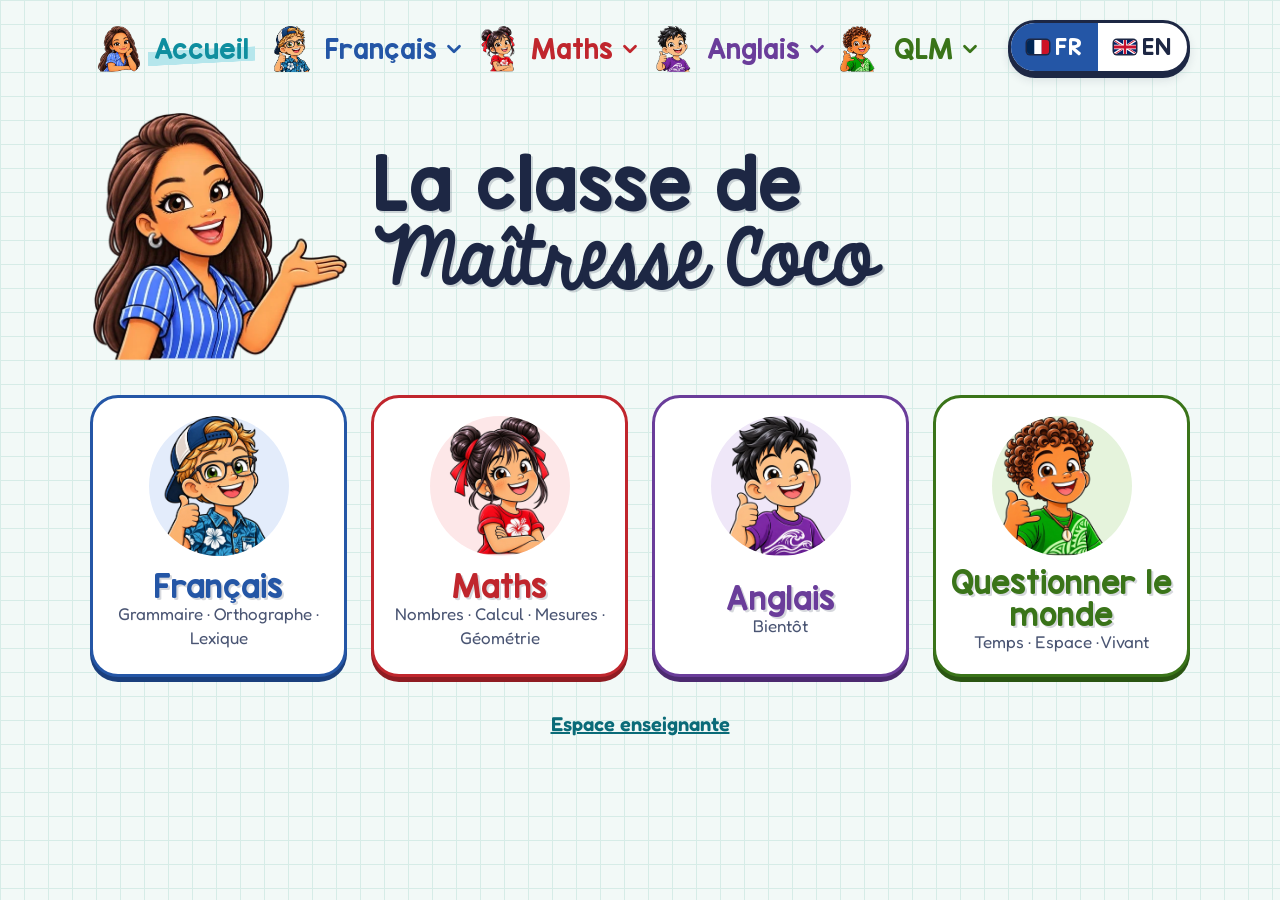
<file: index.html>
<!doctype html>
<html lang="fr">
<head>
<meta charset="utf-8">
<meta name="viewport" content="width=device-width, initial-scale=1, viewport-fit=cover">
<meta name="robots" content="noindex, nofollow">
<title>La classe de Maîtresse Coco</title>
<link rel="stylesheet" href="css/coco.css?v=202611210541">
<link rel="stylesheet" href="css/site.css?v=202611210541">
</head>
<body class="coco-page">
<main id="app" class="site" aria-live="polite"></main>
<script src="js/contenu.js?v=202611210541"></script>
<script src="js/problemes.js?v=202611210541"></script>
<script src="js/banque.js?v=202611210541"></script>
<script src="js/mots.js?v=202611210541"></script>
<script src="js/heure.js?v=202611210541"></script>
<script src="js/donnees.js?v=202611210541"></script>
<script src="js/formation.js?v=202611210541"></script>
<script src="js/solides.js?v=202611210541"></script>
<script src="js/app.js?v=202611210541"></script>
</body>
</html>
</file>
<file: css/coco.css>
@import url("https://fonts.googleapis.com/css2?family=Andika:wght@400;700&family=Chewy&family=Fredoka:wght@400;500;600;700&display=swap");
@font-face { font-family: "KGRed Hands"; src: url("../fonts/KGRedHands.ttf") format("truetype"); font-display: swap; }
@font-face { font-family: "KG Always A Good Time"; src: url("../fonts/KGAlwaysAGoodTime.ttf") format("truetype"); font-display: swap; }
/* Classe Coco — jetons de la charte graphique (tokens.json) */
:root {
  color-scheme: light;
  --papier: #f2f9f7;
  --papier-grille: #d6ece7;
  --carte: #ffffff;
  --encre: #1d2744;
  --encre-douce: #4a5573;
  --trait: #73849c;
  --turquoise-blue: #0f8e9f;
  --lagon: var(--turquoise-blue);
  --lagon-texte: #0a6b78;
  --lagon-fonce: #095c67;
  --lagon-clair: #d5f1f4;
  --lagon-surligneur: #b5e6ec;
  --francais-surligneur: #c3d4f2;
  --maths-surligneur: #f6c4c6;
  --anglais-surligneur: #dccbef;
  --qlm-surligneur: #cfe8bf;
  --sur-couleur: #ffffff;
  --francais: #2456a6;
  --francais-fonce: #1a3f7d;
  --francais-clair: #e3ecfb;
  --anglais: #6a3d9a;
  --anglais-fonce: #4c2a70;
  --anglais-clair: #efe7f8;
  --maths: #c0262d;
  --maths-fonce: #8f1c22;
  --maths-clair: #fde7e8;
  --qlm: #3a7419;
  --qlm-fonce: #2a5512;
  --qlm-clair: #e5f3dc;
  --reussite: #0f6b63;
  --reussite-clair: #d9f2ee;
  --soutien: #f6c343;
  --soutien-fonce: #8a5a00;
  --soutien-clair: #fff3cd;
  --gram-verbe: #d62828;
  --gram-terminaison: var(--gram-verbe);
  --gram-determinant: #1a72c2;
  --gram-nom: #c93a80;
  --gram-adjectif: #2b8035;
  --gram-pronom: #7438a0;
  --gram-sujet: #6b7486;
  --gram-auxiliaire-etre: #ffe94d;
  --focus: var(--encre);
  --espace-1: 4px;
  --espace-2: 8px;
  --espace-3: 12px;
  --espace-4: 16px;
  --espace-6: 24px;
  --espace-8: 32px;
  --espace-12: 48px;
  --arrondi-petit: 10px;
  --arrondi: 18px;
  --arrondi-grand: 28px;
  --arrondi-pilule: 999px;
  --ombre-carte: 0 4px 0 rgba(29, 39, 68, 0.10);
  --ombre-flottante: 0 12px 28px rgba(29, 39, 68, 0.18);
  --ombre-titre: 2px 2px 0 rgba(29, 39, 68, 0.18);
  --cible-min: 48px;
  --cible: 56px;
  --cible-grande: 72px;
  --bord: 3px;
  --socle: 5px;
  --font-titre: "KGRed Hands", "Chewy", "Comic Sans MS", cursive;
  --font-texte: "Fredoka", "Trebuchet MS", system-ui, sans-serif;
  --font-lecture: "Andika", "Fredoka", system-ui, sans-serif;
}

/* ---------- page : le cahier quadrillé ---------- */
body { margin: 0; font-family: var(--font-texte, "Fredoka", "Trebuchet MS", system-ui, sans-serif); color: var(--encre, #1d2744); background: var(--papier, #f2f9f7); font-size: 20px; line-height: 1.5; }
.coco-page {
  background-color: var(--papier, #f2f9f7);
  background-image: linear-gradient(var(--papier-grille, #d6ece7) 1px, transparent 1px), linear-gradient(90deg, var(--papier-grille, #d6ece7) 1px, transparent 1px);
  background-size: 24px 24px;
  color: var(--encre, #1d2744);
}
.coco-pad { padding: var(--espace-6, 24px); }
.coco-row { display: flex; flex-wrap: wrap; gap: var(--espace-4, 16px); align-items: center; }
.coco-titre { text-shadow: var(--ombre-titre, 2px 2px 0 rgba(29, 39, 68, 0.18)); font-family: var(--font-titre, "KGRed Hands", "Chewy", "Comic Sans MS", cursive); font-weight: 400; margin: 0; text-wrap: balance; }
:where(button, a, [tabindex]):focus-visible { outline: 3px solid var(--focus, #1d2744); outline-offset: 3px; }

/* ---------- boutons : un socle 3D = « je peux appuyer » ---------- */
.coco-btn {
  --c: var(--lagon, #0f8e9f); --c-fonce: var(--lagon-fonce, #095c67); --c-texte: var(--sur-couleur, #ffffff);
  font: 600 20px/24px var(--font-texte, "Fredoka", "Trebuchet MS", system-ui, sans-serif); min-height: var(--cible, 56px); padding: 0 var(--espace-6, 24px);
  display: inline-flex; align-items: center; justify-content: center; gap: var(--espace-2, 8px);
  border: var(--bord, 3px) solid var(--c-fonce); border-radius: var(--arrondi, 18px);
  background: var(--c); color: var(--c-texte);
  box-shadow: 0 var(--socle, 5px) 0 var(--c-fonce); margin-bottom: var(--socle, 5px);
  cursor: pointer; transition: transform .12s ease, box-shadow .12s ease;
}
.coco-btn:active, .coco-btn.is-appui { transform: translateY(var(--socle, 5px)); box-shadow: 0 0 0 var(--c-fonce); }
.coco-btn img { width: 28px; height: 28px; }
.coco-btn--grand { min-height: var(--cible-grande, 72px); font-size: 24px; padding: 0 var(--espace-8, 32px); }
.coco-btn--secondaire { --c: var(--carte, #ffffff); --c-fonce: var(--lagon, #0f8e9f); --c-texte: var(--lagon-fonce, #095c67); }
.coco-btn--soutien { --c: var(--soutien, #f6c343); --c-fonce: var(--soutien-fonce, #8a5a00); --c-texte: var(--encre, #1d2744); }
.coco-btn--icone { width: var(--cible, 56px); padding: 0; }
.coco-btn[disabled] { --c: var(--carte, #ffffff); --c-fonce: var(--trait, #73849c); --c-texte: var(--encre-douce, #4a5573); cursor: not-allowed; box-shadow: none; transform: none; }

/* ---------- cartes d'activité ---------- */
.coco-carte {
  text-decoration: none; --c: var(--lagon, #0f8e9f); --c-fonce: var(--lagon-fonce, #095c67); --c-clair: var(--lagon-clair, #d5f1f4);
  display: grid; grid-template-columns: auto 1fr; gap: var(--espace-4, 16px); align-items: center;
  text-align: left; font: inherit; color: var(--encre, #1d2744);
  background: var(--carte, #ffffff); border: var(--bord, 3px) solid var(--c); border-radius: var(--arrondi, 18px);
  padding: var(--espace-6, 24px); box-shadow: 0 var(--socle, 5px) 0 var(--c-fonce); cursor: pointer;
}
.coco-carte .coco-carte-vignette { width: 88px; height: 88px; border-radius: 50%; background: var(--c-clair); display: grid; place-items: center; overflow: hidden; }
.coco-carte .coco-carte-vignette img { width: 100%; height: 100%; object-fit: contain; }
.coco-carte .coco-carte-etape { font: 500 16px/22px var(--font-texte, "Fredoka", "Trebuchet MS", system-ui, sans-serif); color: var(--encre-douce, #4a5573); }
.coco-carte h3 { font: 400 26px/30px var(--font-titre, "KGRed Hands", "Chewy", "Comic Sans MS", cursive); color: var(--c); margin: 2px 0 4px; }
.coco-carte p { margin: 0; font-size: 18px; line-height: 26px; color: var(--encre-douce, #4a5573); }
.coco-carte--francais { --c: var(--francais, #2456a6); --c-fonce: var(--francais-fonce, #1a3f7d); --c-clair: var(--francais-clair, #e3ecfb); }
.coco-carte--anglais { --c: var(--anglais, #6a3d9a); --c-fonce: var(--anglais-fonce, #4c2a70); --c-clair: var(--anglais-clair, #efe7f8); }
.coco-carte--maths { --c: var(--maths, #c0262d); --c-fonce: var(--maths-fonce, #8f1c22); --c-clair: var(--maths-clair, #fde7e8); }
.coco-carte--qlm { --c: var(--qlm, #3a7419); --c-fonce: var(--qlm-fonce, #2a5512); --c-clair: var(--qlm-clair, #e5f3dc); }
.coco-carte.is-fait .coco-carte-etape::after { content: " · fait ✓"; color: var(--reussite, #0f6b63); font-weight: 600; }

/* ---------- bulle de consigne ---------- */
.coco-bulle { display: flex; align-items: flex-end; gap: var(--espace-3, 12px); }
.coco-bulle-perso { width: 112px; flex: none; }
.coco-bulle-perso img { width: 100%; height: auto; display: block; }
.coco-bulle-texte {
  position: relative; flex: 1; min-width: 0; background: var(--carte, #ffffff); border: var(--bord, 3px) solid var(--lagon, #0f8e9f);
  border-radius: var(--arrondi, 18px); padding: var(--espace-4, 16px) var(--espace-6, 24px); display: flex; gap: var(--espace-4, 16px); align-items: center;
}
.coco-bulle-texte::before { content: ""; position: absolute; left: -14px; bottom: 22px; width: 22px; height: 22px; background: var(--carte, #ffffff); border-left: var(--bord, 3px) solid var(--lagon, #0f8e9f); border-bottom: var(--bord, 3px) solid var(--lagon, #0f8e9f); transform: rotate(45deg); }
.coco-bulle-texte b { font-weight: 700; }
.coco-bulle-texte p { margin: 0; flex: 1; font: 400 22px/30px var(--font-texte, "Fredoka", "Trebuchet MS", system-ui, sans-serif); }
.coco-ecouter { flex: none; width: var(--cible, 56px); height: var(--cible, 56px); border-radius: 50%; border: var(--bord, 3px) solid var(--lagon, #0f8e9f); background: var(--lagon-clair, #d5f1f4); display: grid; place-items: center; cursor: pointer; padding: 0; }
.coco-ecouter img { width: 30px; height: 30px; }

/* ---------- retours ---------- */
.coco-retour { display: flex; gap: var(--espace-4, 16px); align-items: center; border-radius: var(--arrondi-grand, 28px); border: var(--bord, 3px) solid; padding: var(--espace-4, 16px) var(--espace-6, 24px); box-shadow: var(--ombre-flottante, 0 12px 28px rgba(29, 39, 68, 0.18)); }
.coco-retour img.coco-retour-perso { width: 96px; height: auto; flex: none; }
.coco-retour h4 { margin: 0 0 4px; font: 400 28px/32px var(--font-titre, "KGRed Hands", "Chewy", "Comic Sans MS", cursive); display: flex; align-items: center; gap: var(--espace-2, 8px); }
.coco-retour p { margin: 0; font-size: 20px; line-height: 28px; }
.coco-retour .coco-retour-actions { margin-left: auto; display: flex; gap: var(--espace-3, 12px); flex-wrap: wrap; }
.coco-retour--bravo { background: var(--reussite-clair, #d9f2ee); border-color: var(--reussite, #0f6b63); }
.coco-retour--bravo h4 { color: var(--reussite, #0f6b63); }
.coco-retour--revoir { background: var(--soutien-clair, #fff3cd); border-color: var(--soutien-fonce, #8a5a00); }
.coco-retour--revoir h4 { color: var(--soutien-fonce, #8a5a00); }
.coco-retour--astuce { background: var(--soutien-clair, #fff3cd); border-color: var(--soutien, #f6c343); box-shadow: none; }
.coco-retour--astuce h4 { color: var(--encre, #1d2744); font-family: var(--font-texte, "Fredoka", "Trebuchet MS", system-ui, sans-serif); font-weight: 600; font-size: 20px; }
.coco-pastille-icone { width: 36px; height: 36px; border-radius: 50%; display: inline-grid; place-items: center; color: var(--sur-couleur, #ffffff); font: 700 22px/1 var(--font-texte, "Fredoka", "Trebuchet MS", system-ui, sans-serif); }
.coco-retour--bravo .coco-pastille-icone { background: var(--reussite, #0f6b63); }
.coco-retour--revoir .coco-pastille-icone { background: var(--soutien, #f6c343); color: var(--encre, #1d2744); }

/* ---------- langue ---------- */
.coco-langue { display: inline-flex; border: var(--bord, 3px) solid var(--encre, #1d2744); border-radius: var(--arrondi-pilule, 999px); overflow: hidden; background: var(--carte, #ffffff); }
.coco-langue button { font: 700 18px/1 var(--font-texte, "Fredoka", "Trebuchet MS", system-ui, sans-serif); min-height: var(--cible-min, 48px); min-width: 72px; border: 0; background: transparent; color: var(--encre, #1d2744); display: inline-flex; align-items: center; justify-content: center; gap: 6px; cursor: pointer; padding: 0 var(--espace-4, 16px); }
.coco-langue button .coco-drapeau { width: 22px; height: 14px; border-radius: 3px; display: inline-block; box-shadow: 0 0 0 1.5px var(--encre, #1d2744); }
.coco-langue button[aria-pressed="true"][data-langue="fr"] { background: var(--francais, #2456a6); color: var(--sur-couleur, #ffffff); }
.coco-langue button[aria-pressed="true"][data-langue="en"] { background: var(--anglais, #6a3d9a); color: var(--sur-couleur, #ffffff); }
.coco-drapeau--fr { background: url("data:image/svg+xml,%3Csvg xmlns=%22http://www.w3.org/2000/svg%22 viewBox=%220 0 3 2%22 preserveAspectRatio=%22none%22%3E%3Cpath fill=%22%23002654%22 d=%22M0 0h1v2H0z%22/%3E%3Cpath fill=%22%23fff%22 d=%22M1 0h1v2H1z%22/%3E%3Cpath fill=%22%23CE1126%22 d=%22M2 0h1v2H2z%22/%3E%3C/svg%3E") center / 100% 100% no-repeat; }
.coco-drapeau--en { background: url("data:image/svg+xml,%3Csvg xmlns=%22http://www.w3.org/2000/svg%22 viewBox=%220 0 60 30%22 preserveAspectRatio=%22none%22%3E%3CclipPath id=%22t%22%3E%3Cpath d=%22M30,15h30v15zv15h-30zh-30v-15zv-15h30z%22/%3E%3C/clipPath%3E%3Cpath d=%22M0,0v30h60v-30z%22 fill=%22%23012169%22/%3E%3Cpath d=%22M0,0L60,30M60,0L0,30%22 stroke=%22%23fff%22 stroke-width=%226%22/%3E%3Cpath d=%22M0,0L60,30M60,0L0,30%22 clip-path=%22url%28%23t%29%22 stroke=%22%23C8102E%22 stroke-width=%224%22/%3E%3Cpath d=%22M30,0v30M0,15h60%22 stroke=%22%23fff%22 stroke-width=%2210%22/%3E%3Cpath d=%22M30,0v30M0,15h60%22 stroke=%22%23C8102E%22 stroke-width=%226%22/%3E%3C/svg%3E") center / 100% 100% no-repeat; }
.coco-badge-langue { font: 700 14px/1 var(--font-texte, "Fredoka", "Trebuchet MS", system-ui, sans-serif); letter-spacing: .04em; padding: 5px 8px; border-radius: var(--arrondi-petit, 10px); color: var(--sur-couleur, #ffffff); }
.coco-badge-langue--fr { background: var(--francais, #2456a6); }
.coco-badge-langue--en { background: var(--anglais, #6a3d9a); }

/* ---------- étiquettes de grammaire (code des leçons) ---------- */
.coco-etiquette {
  --g: var(--encre, #1d2744);
  font: 700 34px/42px var(--font-lecture, "Andika", "Fredoka", system-ui, sans-serif); color: var(--encre, #1d2744); background: var(--carte, #ffffff);
  border: var(--bord, 3px) solid var(--trait, #73849c); border-radius: var(--arrondi-petit, 10px);
  min-height: var(--cible, 56px); padding: 4px var(--espace-3, 12px); display: inline-flex; align-items: center; gap: var(--espace-2, 8px); cursor: pointer;
}
.coco-etiquette.is-choisi { border-color: var(--lagon, #0f8e9f); box-shadow: 0 0 0 3px var(--lagon-clair, #d5f1f4); }
.coco-etiquette[data-nature] { border-color: var(--g); }
.coco-etiquette[data-nature] .coco-nature { font: 700 15px/1 var(--font-texte, "Fredoka", "Trebuchet MS", system-ui, sans-serif); color: var(--sur-couleur, #ffffff); background: var(--g); border-radius: 8px; padding: 6px 7px; }
.coco-etiquette[data-nature="verbe"] { --g: var(--gram-verbe, #d62828); }
.coco-etiquette[data-nature="determinant"] { --g: var(--gram-determinant, #1a72c2); }
.coco-etiquette[data-nature="nom"] { --g: var(--gram-nom, #c93a80); }
.coco-etiquette[data-nature="adjectif"] { --g: var(--gram-adjectif, #2b8035); }
.coco-etiquette[data-nature="pronom"] { --g: var(--gram-pronom, #7438a0); }
.coco-term { color: var(--gram-terminaison, #d62828); }
.coco-aux-etre { background: var(--gram-auxiliaire-etre, #ffe94d); padding: 0 4px; border-radius: 4px; }
.coco-sujet { font: 700 14px/1 var(--font-texte, "Fredoka", "Trebuchet MS", system-ui, sans-serif); letter-spacing: .06em; color: var(--sur-couleur, #ffffff); background: var(--gram-sujet, #6b7486); padding: 5px 8px; border-radius: 6px; }
.coco-negation { color: var(--gram-verbe, #d62828); border: 2.5px solid var(--gram-verbe, #d62828); border-radius: 999px; padding: 0 8px; font-weight: 700; }

/* ---------- progression : des galets, pas un score ---------- */
.coco-progression { display: inline-flex; gap: 8px; align-items: center; list-style: none; margin: 0; padding: 0; }
.coco-progression li { width: 22px; height: 18px; border-radius: 50%; border: 2.5px solid var(--lagon, #0f8e9f); background: var(--carte, #ffffff); }
.coco-progression li.is-fait { background: var(--lagon, #0f8e9f); }
.coco-progression li.is-encours { background: var(--lagon-clair, #d5f1f4); transform: scale(1.25); }

/* ---------- navigation ---------- */
.coco-onglets { display: flex; flex-wrap: wrap; gap: var(--espace-2, 8px); }
.coco-onglet { text-decoration: none; --c: var(--lagon, #0f8e9f); --c-clair: var(--lagon-clair, #d5f1f4); font: 400 24px/1 var(--font-titre, "KGRed Hands", "Chewy", "Comic Sans MS", cursive); min-height: var(--cible-min, 48px); padding: 0 var(--espace-4, 16px); border: var(--bord, 3px) solid var(--c); border-radius: var(--arrondi, 18px) var(--arrondi, 18px) var(--arrondi-petit, 10px) var(--arrondi-petit, 10px); background: var(--carte, #ffffff); color: var(--c); display: inline-flex; align-items: center; gap: var(--espace-2, 8px); cursor: pointer; }
.coco-onglet[aria-current="page"] { background: var(--c); color: var(--sur-couleur, #ffffff); }
.coco-onglet--francais { --c: var(--francais, #2456a6); } .coco-onglet--anglais { --c: var(--anglais, #6a3d9a); } .coco-onglet--maths { --c: var(--maths, #c0262d); } .coco-onglet--qlm { --c: var(--qlm, #3a7419); }

/* ---------- mouvement ---------- */
@keyframes coco-pop { 0% { transform: scale(.92); } 60% { transform: scale(1.04); } 100% { transform: scale(1); } }
@keyframes coco-hesite { 0%, 100% { transform: translateX(0); } 30% { transform: translateX(-4px); } 60% { transform: translateX(4px); } }
.coco-anim-pop { animation: coco-pop .25s ease-out; }
.coco-anim-hesite { animation: coco-hesite .3s ease-in-out; }
@media (prefers-reduced-motion: reduce) { .coco-anim-pop, .coco-anim-hesite { animation: none; } .coco-btn { transition: none; } }
</file>
<file: css/site.css>
/* Classe Coco — mise en page du site (s'appuie sur coco.css) */
html { background: var(--papier); }
body { min-height: 100vh; }
.site { max-width: 1100px; margin: 0 auto; padding-block: 20px 56px; padding-left: max(16px, env(safe-area-inset-left, 0px)); padding-right: max(16px, env(safe-area-inset-right, 0px)); display: grid; gap: var(--espace-8); }
.barre { display: flex; justify-content: space-between; align-items: center; gap: var(--espace-4); flex-wrap: wrap; }
/* onglets « surligneur avec petits avatars » (choix de l'enseignante, D-79) : pas de cadre, le personnage de la matière à côté du nom,
   un trait de surligneur sur l'onglet ouvert ; zone à toucher d'au moins 48 px de haut */
.barre .coco-onglets { gap: 4px 4px; align-items: center; } /* D-94 : resserré pour la 3e flèche (Anglais), le sélecteur FR / EN reste sur la même ligne */
.barre .coco-onglet { border: 0; background: none; min-height: 56px; padding: 0 6px 0 4px; gap: 8px; font-size: 24px; line-height: 1; border-radius: var(--arrondi-petit); color: var(--c); }
.barre .coco-onglet--francais { --c-clair: var(--francais-surligneur); }
.barre .coco-onglet--maths { --c-clair: var(--maths-surligneur); }
.barre .coco-onglet--anglais { --c-clair: var(--anglais-surligneur); }
.barre .coco-onglet--qlm { --c-clair: var(--qlm-surligneur); }
.barre .coco-onglet:not([class*="coco-onglet--"]) { --c-clair: var(--lagon-surligneur); }
.barre .coco-onglet .onglet-av { width: 46px; height: 46px; flex: none; object-fit: contain; } /* personnage entier, jamais recadré (charte, « Illustrations ») */
.barre .coco-onglet span { padding: 6px 2px; }
.barre .coco-onglet[aria-current="page"] { background: none; color: var(--c); }
.barre .coco-onglet[aria-current="page"] span { background: linear-gradient(177deg, transparent 50%, var(--c-clair) 51%, var(--c-clair) 84%, transparent 85%); padding: 6px 6px; }
.barre .coco-onglet:hover span { text-decoration: underline 2px; text-underline-offset: 5px; }
.barre .coco-onglet[aria-current="page"]:hover span { text-decoration: none; }
.barre .coco-onglet:focus-visible { outline: 3px solid var(--c); outline-offset: 2px; }
/* sélecteur FR / EN : même police et même relief que les onglets (demande du 07/11/2026) */
.barre .coco-langue { box-shadow: 0 4px 0 var(--encre), 0 6px 10px rgba(29, 39, 68, .12); margin-bottom: 4px; }
.barre .coco-langue button { font: 400 20px/1 var(--font-titre); letter-spacing: .02em; }
/* sous-domaines des pages Français, Maths… : titre dans la couleur de la matière, filet clair (demande du 07/11/2026) */
.domaine-matiere { --mc: var(--c); --mcf: var(--cf); }
.domaine.domaine-matiere h2 { display: flex; align-items: center; gap: 12px; color: var(--c); }
.domaine-matiere h2::before { content: ""; flex: none; width: 14px; height: 14px; border-radius: 50%; background: var(--c); box-shadow: 0 0 0 5px var(--cc); }
.domaine-matiere .seq.est-bientot { border-color: color-mix(in srgb, var(--mc) 35%, var(--carte)); }
.domaine-matiere .seq.est-bientot small { color: var(--mcf); }
.sr { position: absolute; width: 1px; height: 1px; overflow: hidden; clip: rect(0 0 0 0); white-space: nowrap; }
.apercu { font: 500 15px/20px var(--font-texte); color: var(--encre-douce); background: var(--carte); border: 2px dashed var(--trait); border-radius: var(--arrondi-petit); padding: 8px 14px; justify-self: start; }

/* ---------- accueil ---------- */
.hero { display: grid; grid-template-columns: minmax(160px, 260px) 1fr; gap: var(--espace-6); align-items: center; }
.hero img { width: 100%; height: auto; }
.hero h1 { font: 400 clamp(40px, 6vw, 64px)/1.05 var(--font-titre); margin: 0 0 18px; color: var(--encre); text-wrap: balance; }
/* titre de l’accueil sur deux lignes (D-105) : « Maîtresse Coco » / « Miss Coco’s » en KG Always A Good Time, un peu plus grand pour équilibrer */
.hero h1 .t1, .hero h1 .t2 { display: block; }
.hero h1 .t2 { font-family: "KG Always A Good Time", var(--font-titre); font-size: 1.12em; line-height: 1.25; }
.hero .coco-bulle-texte { max-width: 560px; }
.hero .coco-bulle-texte::before { bottom: auto; top: 24px; }
.portes { display: grid; grid-template-columns: repeat(4, minmax(0, 1fr)); gap: var(--espace-6); }
.porte { --c: var(--lagon); --cc: var(--lagon-clair); --cf: var(--lagon-fonce); display: grid; justify-items: center; gap: 10px; text-decoration: none; color: var(--encre); background: var(--carte); border: var(--bord) solid var(--c); border-radius: var(--arrondi-grand); padding: 18px 14px 20px; box-shadow: 0 var(--socle) 0 var(--cf); text-align: center; transition: transform .12s ease; }
.porte:active { transform: translateY(var(--socle)); box-shadow: none; }
.porte img { width: 140px; height: 140px; max-width: 100%; object-fit: contain; background: var(--cc); border-radius: 50%; }
.porte b { display: block; font: 400 28px/32px var(--font-titre); color: var(--c); }
.porte i { display: block; font-style: normal; font-size: 17px; line-height: 24px; color: var(--encre-douce); }
.m-francais { --c: var(--francais); --cc: var(--francais-clair); --cf: var(--francais-fonce); }
.m-maths { --c: var(--maths); --cc: var(--maths-clair); --cf: var(--maths-fonce); }
.m-anglais { --c: var(--anglais); --cc: var(--anglais-clair); --cf: var(--anglais-fonce); }
.m-qlm { --c: var(--qlm); --cc: var(--qlm-clair); --cf: var(--qlm-fonce); }

/* ---------- page matière ---------- */
.entete { display: grid; grid-template-columns: auto 1fr; gap: var(--espace-6); align-items: center; }
.entete img { width: 120px; height: 120px; object-fit: contain; background: var(--cc); border-radius: 50%; border: var(--bord) solid var(--c); }
.entete h1 { font: 400 42px/46px var(--font-titre); margin: 0; color: var(--c); }
.entete p { margin: 4px 0 0; color: var(--encre-douce); }
.domaine { display: grid; gap: var(--espace-4); }
.domaine h2 { font: 400 28px/34px var(--font-titre); margin: 0; color: var(--encre); }
.sequences { display: grid; grid-template-columns: repeat(auto-fill, minmax(240px, 1fr)); gap: var(--espace-4); }
.seq { --c: var(--lagon); --cf: var(--lagon-fonce); text-decoration: none; color: var(--encre); background: var(--carte); border: var(--bord) solid var(--c); border-radius: var(--arrondi); padding: 14px 18px; display: grid; gap: 4px; box-shadow: 0 var(--socle) 0 var(--cf); }
.seq small { font: 500 15px/20px var(--font-texte); color: var(--encre-douce); }
.seq b { font: 600 20px/26px var(--font-texte); }
.seq.est-bientot { border-style: dashed; border-color: var(--trait); box-shadow: none; color: var(--encre-douce); }
.seq.est-bientot b { font-weight: 500; }

/* ---------- page séquence ---------- */
.objectif { background: var(--carte); border: var(--bord) solid var(--c); border-radius: var(--arrondi-grand); padding: 16px 24px; font-size: 20px; }
.objectif b { color: var(--c); }
.etapes { display: grid; grid-template-columns: repeat(auto-fit, minmax(300px, 1fr)); gap: var(--espace-6); }
.coco-carte.est-bientot { border-style: dashed; box-shadow: none; cursor: default; opacity: .8; }

/* ---------- jeu ---------- */
.jeu { display: grid; gap: var(--espace-6); }
.jeu-haut { display: grid; grid-template-columns: auto 1fr auto; gap: var(--espace-4); align-items: center; }
.jeu-haut small { font: 500 16px/22px var(--font-texte); color: var(--encre-douce); }
.jeu-haut h1 { font: 400 32px/36px var(--font-titre); margin: 0; color: var(--c); }
.zone { background: var(--carte); border: var(--bord) solid var(--c); border-radius: var(--arrondi-grand); padding: 32px 24px; display: grid; gap: 20px; justify-items: center; text-align: center; }
.zone .coco-row { justify-content: center; }
.zone .phrase { font: 400 26px/38px var(--font-lecture); margin: 0; }
.zone .phrase-grande { font: 700 34px/44px var(--font-lecture); margin: 0; }
.coco-etiquette { user-select: none; -webkit-user-select: none; }
.coco-etiquette.est-juste { border-color: var(--reussite); box-shadow: 0 0 0 3px var(--reussite-clair); }
.choix { display: flex; flex-wrap: wrap; gap: var(--espace-3); justify-content: center; }
.jeu-bas { display: flex; justify-content: space-between; align-items: center; gap: var(--espace-4); flex-wrap: wrap; }
.retour-zone:empty { display: none; }
.bilan { display: grid; gap: var(--espace-4); justify-items: center; text-align: center; background: var(--reussite-clair); border: var(--bord) solid var(--reussite); border-radius: var(--arrondi-grand); padding: 28px; }
.bilan img { width: 150px; }
.bilan h2 { font: 400 35px/39px var(--font-titre); margin: 0; color: var(--reussite); }
.lecon { background: var(--carte); border: var(--bord) solid var(--c); border-radius: var(--arrondi-grand); padding: 24px 28px; display: grid; gap: 14px; }
.lecon h2 { font: 400 28px/32px var(--font-titre); margin: 0; color: var(--c); }
.lecon p { margin: 0; }
.lecon .exemple { font: 400 24px/36px var(--font-lecture); background: var(--cc); border-radius: var(--arrondi-petit); padding: 10px 16px; }
.etape-titre { font: 600 18px/24px var(--font-texte); color: var(--encre-douce); text-transform: none; margin: 0; }

/* ---------- problème ouvert ---------- */
.po-corps { display: grid; grid-template-columns: 1.35fr 1fr; gap: var(--espace-6); align-items: start; }
.po-zone, .po-sol { background: var(--carte); border: var(--bord) solid var(--c); border-radius: var(--arrondi-grand); padding: 20px 22px; display: grid; gap: 16px; }
.po-sol { border-color: var(--trait); }
.po-zone h3, .po-sol h3 { margin: 0; font: 600 20px/26px var(--font-texte); color: var(--encre-douce); }
.po-pieces, .po-bourse { display: flex; flex-wrap: wrap; gap: 10px; align-items: center; }
.po-bourse { min-height: 96px; border: var(--bord) dashed var(--trait); border-radius: var(--arrondi); padding: 12px; }
.po-bourse:empty::after { content: attr(data-vide); color: var(--encre-douce); font-size: 18px; }
.po-piece { width: 64px; height: 64px; border-radius: 50%; border: 3px solid #6f6a5e; background: #d9d6cc; color: var(--encre); font: 700 22px/1 var(--font-lecture); display: inline-grid; place-items: center; align-content: center; cursor: pointer; box-shadow: 0 4px 0 #6f6a5e; padding: 0; }
.po-piece small { font-size: 12px; line-height: 1; }
.po-piece--grande { width: 74px; height: 74px; background: #efe1a6; border-color: #8a7330; box-shadow: 0 4px 0 #8a7330; }
.po-piece:active { transform: translateY(4px); box-shadow: none; }
.po-total { font: 700 26px/1 var(--font-lecture); color: var(--c); }
.po-sol ol { margin: 0; padding-left: 28px; display: grid; gap: 8px; font: 400 22px/30px var(--font-lecture); }
.po-sol li b { color: var(--reussite); font: 600 17px/1 var(--font-texte); }
.po-aides { display: grid; grid-template-columns: 1fr 1fr; gap: var(--espace-4); }
.po-aide { font: inherit; text-align: left; border-radius: var(--arrondi); padding: 14px 18px; display: flex; gap: 12px; align-items: center; font-size: 18px; line-height: 26px; color: var(--encre); cursor: pointer; }
.po-aide strong { display: block; font: 600 18px/24px var(--font-texte); }
.po-aide--pouce { background: var(--soutien-clair); border: var(--bord) solid var(--soutien); }
.po-aide--defi { background: var(--maths-clair); border: var(--bord) solid var(--maths); }
.po-aide .cache { display: none; }
.po-aide[aria-expanded="true"] .cache { display: block; }

@media (max-width: 860px) {
  .portes { grid-template-columns: repeat(2, minmax(0, 1fr)); }
  .po-corps, .po-aides { grid-template-columns: 1fr; }
  .hero { grid-template-columns: 1fr; justify-items: center; text-align: center; }
  .hero img { max-width: 220px; }
}
@media (max-width: 520px) {
  .portes { grid-template-columns: 1fr; }
  .jeu-haut { grid-template-columns: auto 1fr; }
  .jeu-haut .jeu-prog { grid-column: 1 / -1; }
  .jeu-haut h1 { font-size: 27px; line-height: 31px; }
  .barre .coco-onglet { font-size: 22px; }
  .coco-bulle-perso { width: 72px; }
  .entete { grid-template-columns: 1fr; }
  .coco-etiquette { font-size: 26px; }
}

/* ---------- relief des titres (ombre-titre) ---------- */
.hero h1, .porte b, .entete h1, .jeu-haut h1, .k-bulle h1, .fiche h1, .feuille h1 { text-shadow: var(--ombre-titre); }

/* ---------- leçon interactive ---------- */
.lecon-bloc { background: var(--carte); border: var(--bord) solid var(--c); border-radius: var(--arrondi-grand); padding: 22px 26px; display: grid; gap: 16px; }
.lecon-bloc h3 { font: 400 26px/30px var(--font-titre); color: var(--c); margin: 0; }
.lecon-num { display: inline-grid; place-items: center; width: 40px; height: 40px; border-radius: 50%; background: var(--c); color: var(--sur-couleur); font: 700 20px/1 var(--font-texte); margin-right: 10px; vertical-align: 4px; text-shadow: none; }
.duo { display: grid; grid-template-columns: 1fr 1fr; gap: var(--espace-6); }
.retourne { font: inherit; color: var(--encre); background: var(--cc); border: var(--bord) solid var(--c); border-radius: var(--arrondi); padding: 16px; display: grid; grid-template-columns: 110px 1fr; gap: 14px; align-items: center; text-align: left; cursor: pointer; box-shadow: 0 var(--socle) 0 var(--cf); }
.retourne img { width: 110px; height: 110px; object-fit: contain; }
.retourne .etiq { font: 600 16px/1 var(--font-texte); letter-spacing: .06em; color: var(--encre-douce); text-transform: uppercase; }
.retourne .ph { font: 400 26px/36px var(--font-lecture); display: block; margin-top: 6px; }
.retourne .aide { font: 500 16px/22px var(--font-texte); color: var(--encre-douce); display: block; margin-top: 6px; }
.v { color: var(--gram-verbe); font-weight: 700; }
.v-marque { color: var(--gram-verbe); font-weight: 700; border-bottom: 3px solid var(--gram-verbe); }
.apparait { display: inline-block; animation: coco-pop .35s ease-out; }
.frise { display: grid; grid-template-columns: repeat(3, 1fr); gap: var(--espace-3); }
.frise .coco-btn { width: 100%; }
.frise small { display: block; font: 500 15px/1 var(--font-texte); opacity: .9; }
.phrases-temps { display: grid; gap: 8px; font: 400 28px/40px var(--font-lecture); }
.machine { display: grid; gap: 16px; justify-items: start; }
.machine .ph { font: 400 30px/48px var(--font-lecture); }
.retiens { background: var(--francais-clair); border: var(--bord) solid var(--francais); border-radius: var(--arrondi-grand); padding: 22px 26px; display: grid; grid-template-columns: 120px 1fr; gap: 20px; align-items: center; }
.retiens img { width: 120px; }
.retiens h3 { font: 400 28px/32px var(--font-titre); color: var(--francais); margin: 0 0 8px; }
.retiens p { margin: 0 0 8px; font-size: 21px; line-height: 31px; }
@media (max-width: 760px) { .duo { grid-template-columns: 1fr; } .retiens { grid-template-columns: 1fr; } .retourne { grid-template-columns: 80px 1fr; } .retourne img { width: 80px; height: 80px; } }
@media (prefers-reduced-motion: reduce) { .apparait { animation: none; } }
.site > * { min-width: 0; }
a.coco-btn { text-decoration: none; }
@media (max-width: 520px) {
  .frise { grid-template-columns: 1fr; }
  .machine .ph, .phrases-temps { font-size: 24px; line-height: 38px; }
  .lecon-bloc, .retiens { padding: 18px 16px; }
}

/* ---------- problèmes ouverts : commun ---------- */
.po-prix { display: block; margin-top: 8px; font-size: 18px; line-height: 28px; font-weight: 400; }
.po-note { margin: 0; font-size: 18px; color: var(--encre-douce); }
.po-etal { display: grid; grid-template-columns: repeat(auto-fill, minmax(150px, 1fr)); gap: 10px; }
.po-fruit { font: inherit; display: grid; gap: 4px; text-align: center; padding: 12px 8px; border-radius: var(--arrondi); border: var(--bord) solid var(--trait); background: var(--carte); color: var(--encre); cursor: pointer; box-shadow: 0 4px 0 var(--trait); }
.po-fruit span { font: 400 19px/24px var(--font-lecture); }
.po-fruit b { font: 700 24px/1 var(--font-lecture); color: var(--maths-fonce); }
.po-fruit.is-choisi { border-color: var(--maths); background: var(--maths-clair); box-shadow: 0 4px 0 var(--maths-fonce); }
.po-verif { background: var(--soutien-clair); border: var(--bord) solid var(--soutien); border-radius: var(--arrondi-grand); padding: 18px 22px; display: grid; gap: 14px; }
.po-verif h3 { margin: 0; font: 600 20px/26px var(--font-texte); }
.po-coches { display: grid; gap: 10px; }
.po-coche { font: inherit; font-size: 20px; text-align: left; display: flex; gap: 12px; align-items: center; background: var(--carte); border: var(--bord) solid var(--trait); border-radius: var(--arrondi); padding: 10px 14px; color: var(--encre); cursor: pointer; min-height: var(--cible); }
.po-coche[aria-pressed="true"] { border-color: var(--reussite); }
.po-case { width: 32px; height: 32px; flex: none; border: 3px solid var(--encre); border-radius: 8px; display: inline-grid; place-items: center; font-weight: 700; color: var(--reussite); }
.po-aide--defi { cursor: default; align-items: flex-start; }
.po-aide--defi .coco-pastille-icone { background: var(--maths); flex: none; }
.po-aide img { width: 72px; flex: none; }
.po-relances { margin: 6px 0 10px; padding-left: 22px; display: grid; gap: 6px; }
.po-bilan { background: var(--carte); border-radius: var(--arrondi); padding: 16px 22px; text-align: left; justify-self: stretch; }
.po-bilan h3 { margin: 6px 0; font: 600 20px/26px var(--font-texte); }
.pied { text-align: center; margin: 0; }
.pied a { color: var(--lagon-texte); font-weight: 600; }
.lecon-ex { font: 400 24px/34px var(--font-lecture); background: var(--carte); border-radius: var(--arrondi-petit); padding: 8px 14px; display: inline-block; }

/* ---------- mode classe (TBI) ---------- */
body.mode-classe .site { max-width: none; padding-block: 12px 24px; }
.k { display: grid; gap: 20px; }
.k-haut { display: flex; justify-content: space-between; align-items: center; gap: 12px; flex-wrap: wrap; }
.k-onglets { display: flex; gap: 8px; flex-wrap: wrap; }
.k-onglet { font: 600 18px/1 var(--font-texte); display: inline-flex; gap: 8px; align-items: center; min-height: var(--cible-min); padding: 0 16px 0 8px; border-radius: var(--arrondi-pilule); border: var(--bord) solid var(--lagon); background: var(--carte); color: var(--lagon-texte); cursor: pointer; }
.k-onglet span { width: 30px; height: 30px; border-radius: 50%; display: inline-grid; place-items: center; background: var(--lagon-clair); }
.k-onglet[aria-pressed="true"] { background: var(--lagon); color: var(--sur-couleur); }
.k-onglet[aria-pressed="true"] span { background: var(--carte); color: var(--lagon-texte); }
.k-question { display: grid; grid-template-columns: minmax(180px, 300px) 1fr; gap: 28px; align-items: center; }
.k-question img { width: 100%; }
.k-bulle { background: var(--carte); border: var(--bord) solid var(--maths); border-radius: var(--arrondi-grand); padding: 24px 30px; font-size: 26px; line-height: 38px; }
.k-bulle h1 { font: 400 52px/56px var(--font-titre); color: var(--maths); margin: 0 0 10px; }
.k-bulle h2 { font: 400 34px/38px var(--font-titre); color: var(--maths); margin: 0 0 8px; }
.k-bulle ol { margin: 0; padding-left: 28px; display: grid; gap: 8px; }
.k-enonce .po-prix { font-size: 22px; line-height: 32px; }
.k-cherche { display: grid; grid-template-columns: 1fr auto; gap: 20px; align-items: stretch; }
.k-rappel { background: var(--carte); border: var(--bord) solid var(--trait); border-radius: var(--arrondi-grand); padding: 18px 24px; font-size: 22px; line-height: 32px; }
.k-minuteur { background: var(--carte); border: var(--bord) solid var(--lagon); border-radius: var(--arrondi-grand); padding: 14px 20px; display: grid; gap: 8px; justify-items: center; }
.k-minuteur p { font: 700 64px/1 var(--font-texte); margin: 0; font-variant-numeric: tabular-nums; }
.k-minuteur .coco-btn { min-height: 44px; padding: 0 14px; font-size: 17px; }
.k-aide { display: grid; grid-template-columns: auto 200px 1fr; gap: 20px; align-items: center; }
.k-aide img { width: 200px; }
.k-boutons { display: grid; gap: 10px; }
.k-relances { display: flex; flex-wrap: wrap; gap: 10px; justify-content: center; }
.k-relances span { background: var(--carte); border: 2px solid var(--trait); border-radius: var(--arrondi-pilule); padding: 6px 16px; font-weight: 600; }
.k-commun { display: grid; grid-template-columns: minmax(0, 1fr) minmax(0, 1.2fr); gap: 20px; align-items: start; }
.k-tableau { background: var(--carte); border: var(--bord) solid var(--lagon); border-radius: var(--arrondi-grand); padding: 18px; display: grid; gap: 14px; }
.k-cartes { display: grid; grid-template-columns: repeat(auto-fill, minmax(220px, 1fr)); gap: 10px; }
.k-carte { font: inherit; text-align: left; display: grid; gap: 6px; padding: 12px 14px; border-radius: var(--arrondi); border: var(--bord) solid var(--trait); background: var(--carte); color: var(--encre); cursor: pointer; }
.k-carte span { font: 700 22px/30px var(--font-lecture); }
.k-carte small { font-size: 16px; line-height: 22px; color: var(--encre-douce); }
.k-carte.ok { border-color: var(--reussite); background: var(--reussite-clair); }
.k-carte.ok small { color: var(--reussite); font-weight: 600; }
.k-carte.non { border-color: var(--soutien-fonce); background: var(--soutien-clair); }
.k-retient { display: grid; gap: 20px; }
.k-retient .trouve { font-weight: 700; }

/* ---------- espace enseignante, fiche et feuille ---------- */
.ens-sullivan { background: var(--carte); border: var(--bord) solid var(--lagon); border-radius: var(--arrondi-grand); padding: 14px 22px; }
.ens-sullivan summary { font: 400 24px/30px var(--font-titre); color: var(--lagon-texte); cursor: pointer; }
.ens-liste { display: grid; gap: 14px; }
.ens-pb { display: grid; grid-template-columns: 80px 1fr auto; gap: 16px; align-items: center; background: var(--carte); border: var(--bord) solid var(--maths); border-radius: var(--arrondi-grand); padding: 12px 18px; }
.ens-pb img { width: 80px; }
.ens-pb b { display: block; font: 400 23px/27px var(--font-titre); color: var(--maths); }
.ens-pb small { font-size: 17px; color: var(--encre-douce); }
.f-source { font-size: 15px; line-height: 21px; color: var(--encre-douce); font-style: italic; }
.fiche, .feuille { background: var(--carte); border: var(--bord) solid var(--maths); border-radius: var(--arrondi-grand); padding: 28px 32px; display: grid; gap: 16px; font-size: 18px; line-height: 27px; }
.fiche h1, .feuille h1 { font: 400 37px/41px var(--font-titre); color: var(--maths); margin: 0; }
.fiche h2, .feuille h2 { font: 400 23px/27px var(--font-titre); color: var(--maths-fonce); margin: 0 0 6px; }
.fiche ul, .fiche ol, .feuille ul, .feuille ol { margin: 0; padding-left: 22px; }
.f-q { font: 600 22px/30px var(--font-texte); margin: 0; }
.f-deux { display: grid; grid-template-columns: 1fr 1fr; gap: 24px; }
.f-temps { display: grid; gap: 10px; }
.f-temps i { color: var(--encre-douce); font-style: normal; }
.f-temps p { margin: 2px 0; }
.f-dire { font-style: italic; color: var(--lagon-texte); }
.f-table { width: 100%; border-collapse: collapse; }
.f-table td, .f-table th { border: 1px solid var(--trait); padding: 8px 10px; text-align: left; vertical-align: top; }
.f-table th { width: 34%; background: var(--maths-clair); font-weight: 600; }
.feuille header { display: flex; justify-content: space-between; gap: 20px; align-items: flex-start; }
.f-nom { font-size: 17px; line-height: 30px; white-space: nowrap; }
.f-enonce { display: grid; grid-template-columns: 110px 1fr; gap: 16px; align-items: center; border: 2px solid var(--trait); border-radius: var(--arrondi); padding: 12px 16px; }
.f-enonce img { width: 110px; }
.f-enonce p { margin: 0 0 6px; }
.f-cases { display: grid; grid-template-columns: repeat(4, 1fr); gap: 12px; }
.f-case { height: 120px; border: 2px dashed var(--trait); border-radius: var(--arrondi-petit); }
.f-loin { border-top: 2px dashed var(--trait); padding-top: 12px; }
@media (max-width: 860px) { .k-question, .k-cherche, .k-commun, .k-aide { grid-template-columns: 1fr; } .k-aide img { width: 120px; } .f-deux { grid-template-columns: 1fr; } .f-cases { grid-template-columns: repeat(2, 1fr); } .ens-pb { grid-template-columns: 60px 1fr; } .ens-pb .coco-row { grid-column: 1 / -1; } .feuille header { flex-direction: column; } }
@media print {
  @page { size: A4; margin: 12mm; }
  body, .coco-page { background: #fff !important; }
  .barre, .no-print, .pied, .apercu { display: none !important; }
  .site { padding: 0; max-width: none; }
  .fiche, .feuille { border: none; padding: 0; font-size: 12pt; line-height: 1.4; }
  .f-case { height: 110px; }
  .f-loin { break-before: page; }
}
.feuille .f-deux ul { list-style: none; padding-left: 0; display: grid; gap: 4px; }

/* ---------- banque de problèmes (Vergnaud) ---------- */
.bq-choix { display: grid; gap: 14px; }
.bq-fams, .bq-nivs { display: flex; flex-wrap: wrap; gap: 10px; }
.bq-fam, .bq-niv, .bq-chip { font: 600 18px/22px var(--font-texte); display: inline-flex; align-items: center; gap: 8px; min-height: var(--cible); padding: 4px 16px 4px 6px; border-radius: var(--arrondi-pilule); border: var(--bord) solid var(--maths); background: var(--carte); color: var(--maths-fonce); cursor: pointer; }
.bq-niv, .bq-chip { padding: 4px 16px; min-height: var(--cible-min); }
.bq-chip { font-size: 16px; border-color: var(--trait); color: var(--encre); }
.bq-chip small { color: var(--encre-douce); font-weight: 500; }
.bq-fam img { width: 44px; height: 44px; object-fit: contain; background: var(--maths-clair); border-radius: 50%; }
.bq-fam[aria-pressed="true"], .bq-niv[aria-pressed="true"] { background: var(--maths); color: var(--sur-couleur); }
.bq-chip[aria-pressed="true"] { background: var(--lagon); border-color: var(--lagon); color: var(--sur-couleur); }
.bq-chip[aria-pressed="true"] small { color: var(--sur-couleur); }
.bq-reglages { background: var(--carte); border: 2px dashed var(--trait); border-radius: var(--arrondi-grand); padding: 12px 20px; display: grid; gap: 12px; }
.bq-reglages summary { font: 600 18px/26px var(--font-texte); color: var(--encre-douce); cursor: pointer; }
.bq-reglages[open] { gap: 14px; }
.bq-groupe { border: 0; margin: 10px 0 0; padding: 0; }
.bq-groupe legend { font: 600 16px/22px var(--font-texte); color: var(--encre-douce); margin-bottom: 6px; }
.bq-notes { background: var(--lagon-clair); border-radius: var(--arrondi); padding: 14px 18px; display: grid; gap: 10px; font-size: 17px; line-height: 25px; }
.bq-notes h3 { margin: 0; font: 600 18px/24px var(--font-texte); }
.bq-compte { margin: 0; color: var(--encre-douce); }
.bq-grille { display: grid; grid-template-columns: repeat(auto-fill, minmax(min(100%, 470px), 1fr)); gap: var(--espace-6); align-items: start; }
.bq-carte { background: var(--carte); border: var(--bord) solid var(--maths); border-radius: var(--arrondi-grand); padding: 16px 20px; display: grid; gap: 12px; box-shadow: 0 var(--socle) 0 var(--maths-fonce); }
.bq-carte header { display: grid; grid-template-columns: 64px 1fr; gap: 12px; align-items: center; }
.bq-carte header img { width: 64px; height: 64px; object-fit: contain; background: var(--maths-clair); border-radius: 50%; }
.bq-carte header b { display: block; font: 600 18px/24px var(--font-texte); color: var(--maths-fonce); }
.bq-carte header small { font-size: 15px; color: var(--encre-douce); }
.bq-defi { color: var(--maths); font-weight: 700; }
.bq-enonce { margin: 0; font: 400 22px/32px var(--font-lecture); }
.bq-carte > .coco-btn { justify-self: start; }
.bq-schema { display: grid; gap: 12px; }
.bq-sw { position: relative; max-width: 480px; }
.bq-sw svg { display: block; width: 100%; height: auto; }
.bq-b { fill: var(--carte); stroke: var(--encre); stroke-width: 2; }
.bq-u { stroke: var(--maths); stroke-width: 3; stroke-dasharray: 6 4; fill: var(--maths-clair); }
.bq-ar { fill: none; stroke: var(--encre); stroke-width: 2; }
.bq-pointe { fill: var(--encre); }
.bq-gd { stroke: var(--encre); stroke-width: 1; opacity: .35; }
.bq-gs { stroke: var(--encre); stroke-width: 1; stroke-dasharray: 3 4; opacity: .35; }
.bq-tx { font: 500 12px var(--font-texte); fill: var(--encre-douce); text-anchor: middle; }
.bq-in { position: absolute; box-sizing: border-box; border: 2px solid transparent; background: transparent; text-align: center; font: 700 clamp(13px, 2.4vw, 18px)/1 var(--font-lecture); color: var(--encre); padding: 0; border-radius: 4px; }
.bq-in:focus { outline: 3px solid var(--focus); outline-offset: 1px; background: var(--carte); }
.bq-in::placeholder { color: var(--trait); }
.bq-inc::placeholder { color: var(--maths); font-weight: 700; }
.bq-aide { margin: 0; font-size: 17px; color: var(--encre-douce); }
.bq-schema .coco-retour { box-shadow: none; padding: 10px 14px; }
.bq-schema .coco-retour img.coco-retour-perso { width: 64px; }
.bq-schema .coco-retour h4 { font-size: 22px; }
.bq-schema .coco-retour p { font-size: 17px; line-height: 24px; }
.barre-titre { font: 400 24px/1.2 var(--font-titre); color: var(--maths); }

/* ---------- problèmes « réglages » (division) ---------- */
.po-champs { display: grid; grid-template-columns: repeat(auto-fit, minmax(190px, 1fr)); gap: 12px 18px; }
.po-champ { display: grid; gap: 6px; align-content: start; font: 600 18px/24px var(--font-texte); color: var(--encre-douce); }
.po-reglette { display: flex; align-items: center; gap: 10px; }
.po-reglette b { min-width: 52px; text-align: center; font: 700 34px/1 var(--font-lecture); color: var(--encre); }
.po-pm { width: var(--cible); height: var(--cible); flex: none; border-radius: var(--arrondi); border: var(--bord) solid var(--maths); background: var(--carte); color: var(--maths-fonce); font: 700 34px/1 var(--font-texte); box-shadow: 0 var(--socle) 0 var(--maths-fonce); cursor: pointer; }
.po-pm:active:not(:disabled) { transform: translateY(4px); box-shadow: 0 1px 0 var(--maths-fonce); }
.po-pm:disabled { border-color: var(--trait); color: var(--encre-douce); box-shadow: none; cursor: default; }
.po-champ input, .po-egalite input { width: 92px; height: var(--cible); border: var(--bord) solid var(--trait); border-radius: var(--arrondi-petit); background: var(--carte); color: var(--encre); font: 700 30px/1 var(--font-lecture); text-align: center; }
.po-champ input:focus, .po-egalite input:focus { border-color: var(--lagon); }
.po-dessin { display: flex; flex-wrap: wrap; gap: 10px; align-items: flex-start; }
.po-assiette { display: grid; gap: 4px; justify-items: center; min-width: 72px; padding: 8px 10px; border: 2px solid var(--trait); border-radius: var(--arrondi); background: var(--carte); }
.po-assiette > div { display: flex; flex-wrap: wrap; gap: 2px; justify-content: center; max-width: 132px; min-height: 22px; }
.po-assiette small, .po-sachet small { font-size: 16px; line-height: 20px; color: var(--encre-douce); }
.po-assiette--reste, .po-sachet--hors { border: 2px dashed var(--soutien-fonce); background: var(--soutien-clair); }
.po-coq { width: 24px; height: 22px; }
.po-coq path { fill: #f4cfa0; stroke: var(--encre); stroke-width: 1.6; stroke-linejoin: round; }
.po-coq path + path { fill: none; stroke-width: 1.1; }
.po-sachet { display: flex; flex-wrap: wrap; gap: 3px; align-content: flex-start; min-width: 34px; max-width: 152px; min-height: 30px; padding: 7px; border: 3px solid #a87a3c; border-radius: 6px 6px 16px 16px; background: #f6ead2; }
.po-sachet--hors { display: grid; gap: 4px; max-width: 100%; border-radius: var(--arrondi); }
.po-sachet--hors > div { display: flex; flex-wrap: wrap; gap: 3px; }
.po-letchi, .po-vide { width: 18px; height: 18px; border-radius: 50%; display: inline-block; flex: none; }
.po-letchi { background: radial-gradient(circle at 35% 35%, #f07a7a, #b4232d); border: 1.5px solid var(--encre); }
.po-vide { border: 1.5px dashed var(--encre-douce); }
.po-egalite { display: flex; flex-wrap: wrap; align-items: center; gap: 8px; margin: 0; font: 700 32px/1 var(--font-lecture); }
.po-defile { overflow-x: auto; }
.po-toutes { border-collapse: collapse; font: 700 22px/1.2 var(--font-lecture); }
.po-toutes th, .po-toutes td { border: 1px solid var(--trait); padding: 6px 10px; text-align: center; background: var(--carte); }
.po-toutes th { font: 600 17px/1.2 var(--font-texte); background: var(--maths-clair); white-space: nowrap; }
.po-toutes td small { display: block; font: 400 14px/1.2 var(--font-texte); color: var(--encre-douce); }
.po-toutes td.trouve { background: var(--reussite-clair); box-shadow: inset 0 0 0 3px var(--reussite); }
.f-grille { width: 100%; border-collapse: collapse; }
.f-grille th, .f-grille td { border: 1.5px solid var(--trait); padding: 6px; text-align: center; height: 44px; }
.f-grille th { background: var(--maths-clair); font-size: 16px; line-height: 20px; }
.f-grille th.large { width: 38%; }
.f-bas p { margin: 0 0 6px; }
.f-lignes { height: 84px; background: repeating-linear-gradient(transparent 0 40px, var(--trait) 40px 42px); }

/* ---------- Orthographe : les mots invariables (codes des affiches 2026, D-58) ---------- */
:root { --mot-commun: #c2521f; --mot-muette: #9a7b00; --mot-etiquette: #fff6dc; --mot-bord: #c9a227; }
.mi-mot { display: inline-block; font: 700 40px/1.15 var(--font-lecture); color: var(--encre); background: var(--mot-etiquette); border: var(--bord) solid var(--encre); border-right: 10px solid var(--mot-bord); border-radius: 22px 30px 30px 22px; padding: 10px 26px; }
.mi-mot--petit { font-size: 24px; padding: 4px 14px; border-width: 2px 6px 2px 2px; border-radius: 14px 18px 18px 14px; }
.mi-c { color: var(--mot-commun); }
.mi-m { color: var(--mot-muette); }
.mi-indice { margin: 0; font-size: 18px; color: var(--encre-douce); }
.mi-trou { display: inline-block; min-width: 1.6em; border-bottom: 4px solid var(--lagon); color: var(--encre-douce); text-align: center; }
.mi-trou.est-rempli { border-bottom-color: var(--reussite); }
.phrase .mi-trou { min-width: 3em; font-weight: 700; }
.mi-choix { font: 700 30px/1 var(--font-lecture); min-width: 72px; justify-content: center; }
.mi-choix i { font: 500 20px/1 var(--font-texte); color: var(--encre-douce); }
.coco-etiquette.est-revoir { border-color: var(--soutien-fonce); background: var(--soutien-clair); }
.mi-ecrire { display: grid; gap: 12px; justify-items: center; width: 100%; }
.mi-ecrire input { width: min(100%, 560px); height: 72px; border: var(--bord) solid var(--trait); border-radius: var(--arrondi); background: var(--carte); color: var(--encre); font: 700 34px/1 var(--font-lecture); text-align: center; padding: 0 12px; }
.mi-ecrire input:focus { border-color: var(--lagon); outline: none; box-shadow: 0 0 0 3px var(--lagon-clair); }
.mi-accents { display: flex; flex-wrap: wrap; gap: 8px; justify-content: center; }
.mi-accents button { min-width: var(--cible-min); height: var(--cible-min); border: 2px solid var(--trait); border-radius: var(--arrondi-petit); background: var(--carte); font: 700 24px/1 var(--font-lecture); color: var(--encre); cursor: pointer; }
.mi-accents button:disabled { opacity: .5; cursor: default; }
.mi-outil { width: 100%; text-align: left; background: var(--francais-clair); border-radius: var(--arrondi); padding: 12px 16px; }
.mi-modele { background: var(--soutien-clair); border-radius: var(--arrondi-petit); padding: 8px 16px; }
.mi-modele-final { display: block; font: 400 22px/32px var(--font-lecture); margin: 6px 0; }
.mi-compteur { font: 600 18px/1 var(--font-texte); color: var(--encre-douce); }
.mi-score { font: 700 48px/1 var(--font-texte); color: var(--reussite); margin: 0; }
.mi-preps { display: grid; grid-template-columns: repeat(auto-fill, minmax(220px, 1fr)); gap: 12px; width: 100%; }
.mi-prep { display: grid; gap: 8px; justify-items: center; background: var(--carte); border: 2px solid var(--trait); border-radius: var(--arrondi); padding: 12px; cursor: pointer; font: inherit; }
.mi-prep .mi-mot { font-size: 30px; }
.mi-prep small { font-size: 16px; color: var(--encre-douce); }
.mi-lecon, .mi-outil { display: grid; gap: var(--espace-6); }
.mi-groupe h3 { font: 400 25px/29px var(--font-titre); color: var(--francais); margin: 0 0 12px; }
.mi-familles { display: grid; grid-template-columns: repeat(auto-fill, minmax(280px, 1fr)); gap: 14px; }
.mi-famille { display: grid; grid-template-columns: auto 1fr; gap: 12px; align-items: center; background: var(--carte); border: 2px solid var(--trait); border-radius: var(--arrondi); padding: 12px 14px; }
.mi-racine { font: 700 30px/1 var(--font-lecture); background: var(--mot-etiquette); border: 2px solid var(--encre); border-right: 6px solid var(--mot-bord); border-radius: 14px; padding: 8px 12px; white-space: nowrap; }
.mi-num { font: 700 20px/1 var(--font-texte); color: var(--francais); white-space: nowrap; }
.mi-mots { display: flex; flex-wrap: wrap; gap: 6px; }
.mi-outil .mi-famille { padding: 8px 10px; }
.mi-selection { background: var(--carte); border: var(--bord) solid var(--francais); border-radius: var(--arrondi-grand); padding: 14px 20px; display: grid; gap: 14px; }
.mi-selection summary { display: flex; justify-content: space-between; align-items: center; gap: 12px; cursor: pointer; font-size: 20px; min-height: var(--cible-min); }
.mi-selection summary i { font-style: normal; font-weight: 600; color: var(--francais); }
.mi-sel-groupe { display: grid; gap: 10px; border-top: 2px dashed var(--trait); padding-top: 12px; }
.mi-sel-haut { display: flex; flex-wrap: wrap; align-items: center; gap: 10px; }
.mi-sel-haut h3 { margin: 0; font: 600 20px/26px var(--font-texte); }
.mi-sel-haut > span { color: var(--encre-douce); font-weight: 600; }
.mi-sel-haut .coco-btn { min-height: 44px; padding: 0 14px; font-size: 17px; }
.mi-sel-haut .coco-btn[aria-pressed="true"] { border-color: var(--francais); background: var(--francais-clair); }
.mi-espace { flex: 1; }
.mi-puces { display: flex; flex-wrap: wrap; gap: 8px; }
.mi-puce { display: inline-flex; align-items: center; gap: 8px; min-height: var(--cible-min); padding: 6px 12px; border: 2px solid var(--trait); border-radius: var(--arrondi-pilule); background: var(--carte); font: 500 18px/1.2 var(--font-lecture); color: var(--encre); cursor: pointer; text-align: left; }
.mi-puce[aria-pressed="true"] { border-color: var(--francais); background: var(--francais-clair); }
.mi-puce .po-case { width: 24px; height: 24px; border-width: 2px; font-size: 16px; }
.ens-pb--francais { border-color: var(--francais); }
.ens-pb--francais b { color: var(--francais); }
@media (max-width: 600px) { .mi-mot { font-size: 32px; padding: 8px 18px; } .mi-famille { grid-template-columns: 1fr; } }

/* ---------- Maths : lire l'heure à aiguilles (code des leçons GM6-GM7 : heures en rouge, minutes en bleu, D-65) ---------- */
:root { --heure-h: #c4301f; --heure-m: #1a5fa8; }
.hr-h { color: var(--heure-h); }
.hr-m { color: var(--heure-m); }
.hr-clk { display: block; width: 100%; max-width: 300px; margin: 0 auto; }
.hr-clk.out { max-width: 440px; }
.hr-clk[data-drag] { cursor: grab; touch-action: none; }
.hr-cf { fill: #fff; stroke: var(--lagon); stroke-width: 4; }
.hr-tk { stroke: var(--encre); stroke-width: 1.2; }
.hr-tb { stroke-width: 3; }
.hr-cn, .hr-cm { pointer-events: none; text-anchor: middle; }
.hr-cn { font: 700 17px var(--font-texte); fill: var(--encre); }
.hr-cm { font: 600 9px var(--font-texte); fill: var(--heure-m); }
.hr-cn.hl, .hr-cm.hl { fill: #fff; stroke: #fff; stroke-width: 4.5px; stroke-linejoin: round; }
.hr-hhl { stroke: var(--heure-h); stroke-linecap: round; }
.hr-mhl { stroke: var(--heure-m); stroke-linecap: round; }
.hr-cc { fill: var(--encre); }
.hr-clk [data-action] { cursor: pointer; }
.hr-clk [data-action]:hover .hr-hhl, .hr-clk [data-action]:hover .hr-mhl { filter: drop-shadow(0 0 3px rgba(29, 39, 68, .45)); }
.hr-clk.montre-hh .hr-hhl, .hr-clk.montre-mh .hr-mhl, .hl-hh .hr-hhl, .hl-mh .hr-mhl { stroke-width: 12px; filter: drop-shadow(0 0 4px rgba(246, 195, 67, .9)); }
.hr-lb rect { fill: #fff; stroke: var(--heure-m); stroke-width: 1.6; }
.hr-lb text { font: 600 11.5px var(--font-texte); text-anchor: middle; fill: var(--heure-m); }
.hr-lb.on rect { fill: var(--heure-m); }
.hr-lb.on text { fill: #fff; }
.hr-wg.el { fill: rgba(26, 95, 168, .16); }
.hr-wg.left { fill: rgba(246, 195, 67, .38); }
.hr-lecon { justify-items: stretch; text-align: left; }
.hr-code p { margin: 0 0 4px; font-size: 20px; }
.hr-rec { display: grid; grid-template-columns: minmax(260px, 440px) 1fr; gap: 24px; align-items: center; }
.hr-dig { font: 700 56px/1 var(--font-texte); margin: 0; font-variant-numeric: tabular-nums; }
.hr-dire { font: 600 24px/32px var(--font-texte); margin: 8px 0; }
.hr-rem { margin: 4px 0; color: var(--encre-douce); font-size: 18px; }
.hr-boutons { justify-content: flex-start; margin-top: 10px; }
.hr-boutons .coco-btn, .hr-reglages .coco-btn--secondaire { min-height: 44px; padding: 0 14px; font-size: 17px; }
.hr-boutons .coco-btn[aria-pressed="true"], .hr-reglages .coco-btn[aria-pressed="true"] { border-color: var(--maths); background: var(--maths-clair); }
.retiens.m-maths { background: var(--maths-clair); border-color: var(--maths); }
.retiens.m-maths h3 { color: var(--maths); }
.hr-cartes { display: grid; grid-template-columns: repeat(auto-fit, minmax(220px, 1fr)); gap: 12px; }
.hr-cartes > div { background: var(--carte); border-radius: var(--arrondi-petit); padding: 10px 14px; }
.hr-cartes p { font-size: 18px; line-height: 26px; margin: 4px 0 0; }
.hr-cartes .hr-complement { border: 2px dashed var(--trait); }
.hr-choix { font: 700 24px/1.2 var(--font-lecture); }
.hr-saisie { display: grid; gap: 10px; }
.hr-saisie p { display: flex; flex-wrap: wrap; align-items: center; justify-content: center; gap: 8px; margin: 0; font-size: 20px; }
.hr-saisie span { min-width: 210px; text-align: right; color: var(--encre-douce); }
.hr-saisie b { font: 700 30px/1 var(--font-texte); }
.hr-saisie input { width: 72px; height: var(--cible); border: var(--bord) solid var(--trait); border-radius: var(--arrondi-petit); font: 700 30px/1 var(--font-lecture); text-align: center; color: var(--encre); background: var(--carte); }
.hr-saisie input:focus { border-color: var(--lagon); outline: none; }
.hr-mem { display: grid; grid-template-columns: repeat(4, 1fr); gap: 10px; width: 100%; max-width: 560px; }
.hr-carte { aspect-ratio: 1; display: grid; place-items: center; padding: 6px; border: var(--bord) solid var(--lagon); border-radius: var(--arrondi); background: var(--lagon); color: #fff; font: 400 34px/1 var(--font-titre); cursor: pointer; box-shadow: 0 var(--socle) 0 var(--lagon-fonce); }
.hr-carte.up { background: var(--carte); color: var(--encre); font: 600 16px/1.2 var(--font-texte); box-shadow: none; cursor: default; }
.hr-carte.got { border-color: var(--reussite); background: var(--reussite-clair); }
.hr-carte .hr-clk { max-width: 100%; }
.hr-tbi { display: grid; gap: 20px; }
.hr-tbi-titre { font: 400 34px/38px var(--font-titre); color: var(--maths); margin: 0; }
.hr-tbi-carte { font: inherit; text-align: left; cursor: pointer; }
.hr-tbi-carte .coco-carte-vignette .hr-clk { width: 100%; }
.hr-tbi-dec { display: grid; grid-template-columns: minmax(280px, 520px) 1fr; gap: 24px; align-items: center; }
.hr-tbi-dec .coco-bulle-texte p { font-size: 28px; line-height: 38px; }
.hr-tclk .hr-clk { max-width: 520px; }
.hr-tclk .hr-clk.out { max-width: 620px; }
.hr-tbi-nav { display: flex; flex-wrap: wrap; gap: 16px; align-items: center; justify-content: space-between; }
.hr-tbi-run { display: grid; grid-template-columns: minmax(280px, 520px) 1fr; gap: 28px; align-items: center; }
.hr-tbi-q { font: 400 40px/46px var(--font-titre); color: var(--maths); margin: 0 0 12px; }
.hr-tbi-rep { font: 700 34px/42px var(--font-texte); margin: 0 0 8px; }
.hr-tbi-barre { height: 18px; border-radius: var(--arrondi-pilule); background: var(--lagon-clair); overflow: hidden; margin: 12px 0 6px; }
.hr-tbi-barre i { display: block; height: 100%; background: var(--lagon); transition: width .25s linear; }
.hr-tbi-temps { font: 700 40px/1 var(--font-texte); margin: 0 0 16px; }
.hr-reglages { justify-items: start; text-align: left; }
.hr-reglages h3 { margin: 0; font: 600 20px/26px var(--font-texte); }
@media (max-width: 860px) { .hr-rec, .hr-tbi-dec, .hr-tbi-run { grid-template-columns: 1fr; } .hr-saisie span { min-width: 0; text-align: center; width: 100%; } }
@media (prefers-reduced-motion: reduce) { .hr-tbi-barre i { transition: none; } }
@media (max-width: 520px) { .barre .coco-langue button { font-size: 18px; min-width: 64px; } .domaine.domaine-matiere h2 { font-size: 25px; line-height: 29px; } .barre .coco-onglets { gap: 0 2px; } .barre .coco-onglet { font-size: 19px; padding: 0 4px 0 1px; gap: 4px; min-height: 48px; } .barre .coco-onglet .onglet-av { width: 36px; height: 36px; } }

/* encadré « Programme et repères » des fiches enseignantes (D-77) */
.f-prog { background: var(--lagon-clair); border: var(--bord) solid var(--lagon); border-radius: var(--arrondi-grand); padding: 16px 20px; display: grid; gap: 8px; break-inside: avoid; }
.fiche .f-prog h2 { color: var(--lagon-fonce); }
.f-prog h3 { font: 600 18px/24px var(--font-texte); color: var(--lagon-fonce); margin: 0 0 4px; }
.f-prog ul { margin: 0; padding-left: 20px; }
.f-prog li, .f-prog p { font-size: 16px; line-height: 23px; margin: 0 0 4px; }
.f-prog-ref { font-weight: 600; color: var(--lagon-fonce); }
.f-prog-note { background: var(--soutien-clair); border-radius: var(--arrondi-petit); padding: 6px 10px; }

/* diagrammes en barres (D-77) : une seule couleur, quadrillage discret, bouts arrondis posés sur la ligne de base */
.dg-fig { margin: 0; width: 100%; max-width: 560px; display: grid; gap: 4px; }
.dg-titre { font: 600 20px/26px var(--font-texte); color: var(--encre); margin: 0; }
.dg-legende { font-size: 15px; color: var(--encre-douce); text-align: left; margin: 0; }
.dg { width: 100%; height: auto; display: block; overflow: visible; }
.dg-grille { stroke: #dfe7ea; stroke-width: 1; }
.dg-base, .dg-axe { stroke: var(--encre-douce); stroke-width: 1.5; }
.dg-nb { font: 500 16px var(--font-texte); fill: var(--encre-douce); }
.dg-cat { font: 500 16px var(--font-texte); fill: var(--encre); }
.dg-val { font: 700 15px var(--font-texte); fill: var(--encre); }
.dg-barre { fill: var(--lagon); }
.dg-barre--vue { fill: var(--lagon-fonce); }
.dg-barre--revoir { stroke: var(--soutien); stroke-width: 4; }
.dg-lecture { stroke: var(--encre); stroke-width: 2; stroke-dasharray: 6 5; }
.dg-point { fill: var(--encre); }
.dg-case { fill: transparent; cursor: pointer; }
.dg-case:hover { fill: rgba(15, 142, 159, .12); }
.dg-zone { gap: 16px; }
.dg-table { border-collapse: collapse; font-size: 18px; min-width: 240px; }
.dg-table caption { font-weight: 600; margin-bottom: 6px; }
.dg-table th, .dg-table td { border: 2px solid var(--lagon-clair); padding: 6px 14px; text-align: left; }
.dg-table td { font: 700 22px/1 var(--font-lecture); text-align: center; }
.dg-reglages { display: flex; flex-wrap: wrap; justify-content: center; gap: 10px 18px; }
.dg-reglages div { display: flex; align-items: center; gap: 8px; }
.dg-reglages span { font-size: 17px; color: var(--encre-douce); }
.dg-reglages b { font: 700 22px/1 var(--font-lecture); min-width: 30px; text-align: center; }
.dg-saisie { display: flex; align-items: center; justify-content: center; gap: 10px; margin: 0; font-size: 20px; flex-wrap: wrap; }
.dg-saisie input { width: 120px; height: var(--cible); border: var(--bord) solid var(--trait); border-radius: var(--arrondi-petit); font: 700 30px/1 var(--font-lecture); text-align: center; color: var(--encre); background: var(--carte); }
.dg-saisie input:focus { border-color: var(--lagon); outline: none; }
.dg-saisie b { font: 700 26px/1 var(--font-texte); }
.dg-lecon { display: grid; grid-template-columns: minmax(0, 1.2fr) minmax(0, 1fr); gap: 24px; align-items: center; background: var(--carte); border: var(--bord) solid var(--maths); border-radius: var(--arrondi-grand); padding: 20px; }
.dg-parties { list-style: none; margin: 0; padding: 0; display: grid; gap: 10px; }
.dg-parties li { display: grid; gap: 2px; }
.dg-parties li > b { font: 400 20px/24px var(--font-titre); color: var(--maths); }
.dg-parties .dg-exemple { background: var(--maths-clair); border-radius: var(--arrondi-petit); padding: 8px 12px; }
@media (max-width: 860px) { .dg-lecon { grid-template-columns: 1fr; } }

/* titres KG Red Hands environ 12 % plus petits (D-79), sauf l'accueil (grand titre et cartes des matières) et le mode TBI */
.coco-carte h3 { font-size: 23px; line-height: 27px; }
.coco-retour h4 { font-size: 25px; line-height: 29px; }

/* « Je retiens » en cartes animées (maquette, D-81) */
.jr { background: var(--carte); border: var(--bord) solid var(--maths); border-radius: var(--arrondi-grand); padding: 18px 22px 20px; display: grid; gap: 14px; }
.jr-haut { display: flex; align-items: center; gap: 14px; flex-wrap: wrap; }
.jr-haut img { width: 64px; height: auto; }
.jr-haut h3 { font: 400 28px/32px var(--font-titre); color: var(--maths); margin: 0; flex: 1; }
.jr-pastilles { display: flex; gap: 8px; list-style: none; margin: 0; padding: 0; }
.jr-pastilles button { width: 40px; height: 40px; border-radius: 50%; border: 2.5px solid var(--maths); background: var(--carte); color: var(--maths); font: 600 18px/1 var(--font-texte); cursor: pointer; }
.jr-pastilles button[aria-current="true"] { background: var(--maths); color: #fff; }
.jr-carte { display: grid; grid-template-columns: minmax(0, 1fr) minmax(0, 1.1fr); gap: 24px; align-items: center; background: var(--maths-clair); border-radius: var(--arrondi); padding: 18px; min-height: 300px; animation: jr-entre .35s ease-out; }
.jr-carte.jr-complement { background: var(--lagon-clair); }
.jr-illu { display: grid; place-items: center; }
.jr-svg { width: 100%; max-width: 260px; height: auto; overflow: visible; }
.jr-svg.jr-large { max-width: 340px; }
.jr-texte h4 { font: 400 26px/30px var(--font-titre); color: var(--maths); margin: 0 0 10px; }
.jr-complement .jr-texte h4 { color: var(--lagon-fonce); }
.jr-p { font: 400 22px/32px var(--font-texte); margin: 0 0 8px; animation: jr-p .5s ease-out both; }
.jr-note { font-size: 16px; color: var(--encre-douce); font-style: italic; margin: 8px 0 0; }
.jr-bas { display: flex; justify-content: space-between; align-items: center; gap: 10px; flex-wrap: wrap; }
.jr-lien { background: none; border: 0; font: 600 18px var(--font-texte); color: var(--lagon-texte); text-decoration: underline; cursor: pointer; min-height: 44px; }
.jr-liste { display: grid; grid-template-columns: repeat(auto-fill, minmax(300px, 1fr)); gap: 14px; }
.jr-mini { display: grid; grid-template-columns: 110px 1fr; gap: 12px; align-items: start; background: var(--maths-clair); border-radius: var(--arrondi); padding: 12px; }
.jr-mini.jr-complement { background: var(--lagon-clair); }
.jr-mini .jr-svg { max-width: 110px; }
.jr-mini > div > b:first-of-type { font: 400 21px/25px var(--font-titre); color: var(--maths); display: block; margin-bottom: 4px; }
.jr-mini p { margin: 0 0 4px; font-size: 17px; line-height: 24px; }
/* dessins */
.jr-cadran { fill: #fff; stroke: var(--encre); stroke-width: 3; }
.jr-grad { stroke: var(--heure-m, #1a5fa8); stroke-width: 1.4; }
.jr-grad5 { stroke: var(--heure-m, #1a5fa8); stroke-width: 3; }
.jr-chiffre { font: 700 19px var(--font-texte); fill: var(--heure-h, #c4301f); }
.jr-pa { stroke: var(--heure-h, #c4301f); stroke-width: 8; stroke-linecap: round; }
.jr-gm { stroke: var(--heure-m, #1a5fa8); stroke-width: 5; stroke-linecap: round; }
.jr-axe { fill: var(--encre); }
.jr-leg { font: 600 13px var(--font-texte); fill: var(--encre); }
.jr-leg2 { font: 500 14px var(--font-texte); fill: var(--encre-douce); }
.jr-ecran { fill: #fff; stroke: var(--encre); stroke-width: 3; }
.jr-dig { font: 700 28px var(--font-texte); fill: var(--encre); }
.jr-dh { fill: var(--heure-h, #c4301f); } .jr-dm { fill: var(--heure-m, #1a5fa8); }
.jr-trait { fill: none; stroke: var(--encre); stroke-width: 3; stroke-linecap: round; stroke-linejoin: round; }
.jr-plus, .jr-moins { font: 700 17px var(--font-texte); fill: var(--maths); }
.jr-q { fill: #c9def4; stroke: #fff; stroke-width: 2; }
.jr-reste { fill: none; stroke: var(--maths); stroke-width: 3; stroke-dasharray: 6 5; }
.jr-qt { font: 700 17px var(--font-texte); fill: var(--heure-m, #1a5fa8); }
.jr-cinq { font: 700 22px var(--font-texte); fill: var(--heure-m, #1a5fa8); opacity: 0; }
/* animations : lentes, en boucle, coupées si l'appareil demande moins de mouvement */
.jr-tourne-gm { transform-origin: 110px 110px; animation: jr-tour 5s linear infinite; }
.jr-tourne-pa { transform-origin: 110px 110px; animation: jr-tour 60s linear infinite; }
.jr-tour1, .jr-tour2 { transform-origin: 70px 70px; }
.jr-tour1 { animation: jr-t1 8s linear infinite; } .jr-tour2 { animation: jr-t2 8s linear infinite; }
.jr-fleche1, .jr-apparait1 { animation: jr-a1 6s ease infinite; } .jr-fleche2, .jr-apparait2 { animation: jr-a2 6s ease infinite; }
.jr-q1 { animation: jr-s1 8s ease infinite; } .jr-q2 { animation: jr-s2 8s ease infinite; } .jr-q3 { animation: jr-s3 8s ease infinite; } .jr-reste { animation: jr-s4 8s ease infinite; }
.jr-pas { transform-origin: 110px 110px; animation: jr-pas 8s steps(1) infinite; }
.jr-cinq { animation: jr-cinq 8s linear infinite backwards; }
@keyframes jr-entre { from { opacity: 0; transform: translateY(8px); } to { opacity: 1; transform: none; } }
@keyframes jr-p { from { opacity: 0; transform: translateX(10px); } to { opacity: 1; transform: none; } }
@keyframes jr-tour { to { transform: rotate(360deg); } }
@keyframes jr-t1 { 0% { transform: rotate(0); } 45%, 100% { transform: rotate(360deg); } }
@keyframes jr-t2 { 0%, 50% { transform: rotate(0); } 95%, 100% { transform: rotate(360deg); } }
@keyframes jr-a1 { 0%, 10% { opacity: 0; } 25%, 100% { opacity: 1; } }
@keyframes jr-a2 { 0%, 45% { opacity: 0; } 60%, 100% { opacity: 1; } }
@keyframes jr-s1 { 0%, 5% { opacity: 0; } 15%, 100% { opacity: 1; } }
@keyframes jr-s2 { 0%, 25% { opacity: 0; } 35%, 100% { opacity: 1; } }
@keyframes jr-s3 { 0%, 45% { opacity: 0; } 55%, 100% { opacity: 1; } }
@keyframes jr-s4 { 0%, 65% { opacity: 0; } 75%, 100% { opacity: 1; } }
@keyframes jr-pas { 0% { transform: rotate(210deg); } 20% { transform: rotate(240deg); } 40% { transform: rotate(270deg); } 60% { transform: rotate(300deg); } 80%, 100% { transform: rotate(330deg); } }
@keyframes jr-cinq { 0% { opacity: 0; } 1%, 19% { opacity: 1; } 20%, 100% { opacity: 0; } }
@media (prefers-reduced-motion: reduce) { .jr *, .jr-carte { animation: none !important; } .jr-cinq:first-of-type { opacity: 1; } .jr-pas { transform: rotate(210deg); } }
@media (max-width: 760px) { .jr-carte { grid-template-columns: 1fr; min-height: 0; } .jr-svg { max-width: 220px; } .jr-p { font-size: 20px; line-height: 29px; } .jr-haut img { width: 48px; } }
.dg-legende-x { text-align: right; margin-top: -2px; }
.dg-deux { display: grid; grid-template-columns: auto minmax(0, 1fr); gap: 20px; align-items: center; margin-top: 8px; }
@media (max-width: 760px) { .dg-deux { grid-template-columns: 1fr; justify-items: center; } }
.retiens .dg-titre { font: 600 20px/26px var(--font-texte); color: var(--encre); margin: 0; }
.retiens .dg-legende { font-size: 15px; line-height: 20px; margin: 0; }
.retiens .dg-deux .dg-fig { background: var(--carte); border-radius: var(--arrondi); padding: 12px; }

/* ---------- menus déroulants des onglets (D-87) ---------- */
.barre { position: relative; z-index: 20; }
.onglet-groupe { position: relative; display: inline-flex; align-items: center; }
.onglet-ouvrir { width: 30px; height: 44px; margin-left: -8px; border: 0; background: none; color: var(--c); cursor: pointer; display: grid; place-items: center; border-radius: var(--arrondi-petit); }
.onglet-ouvrir svg { width: 22px; height: 22px; fill: none; stroke: currentColor; stroke-width: 3; stroke-linecap: round; stroke-linejoin: round; transition: transform .15s ease; }
.onglet-ouvrir:hover { background: var(--cc); }
.sous-menu { position: absolute; top: 100%; left: 0; min-width: 260px; display: none; flex-direction: column; gap: 2px; padding: 8px; background: var(--carte); border: var(--bord) solid var(--c); border-radius: var(--arrondi); box-shadow: var(--ombre-flottante, 0 12px 28px rgba(29, 39, 68, .18)); z-index: 30; }
.sous-menu a { display: flex; align-items: center; gap: 10px; min-height: 44px; padding: 6px 12px; border-radius: var(--arrondi-petit); font: 500 18px/1.2 var(--font-texte); color: var(--encre); text-decoration: none; }
.sous-menu a i { width: 10px; height: 10px; border-radius: 50%; background: var(--c); flex: none; box-shadow: 0 0 0 4px var(--cc); }
.sous-menu a:hover, .sous-menu a:focus-visible { background: var(--cc); }
.onglet-groupe.est-ouvert .sous-menu { display: flex; }
.onglet-groupe.est-ouvert .onglet-ouvrir svg { transform: rotate(180deg); }
@media (hover: hover) and (pointer: fine) {
  .onglet-groupe:hover .sous-menu, .onglet-groupe:focus-within .sous-menu { display: flex; }
  .onglet-groupe:hover .onglet-ouvrir svg { transform: rotate(180deg); }
}
@media (max-width: 520px) {
  .onglet-groupe { position: static; }
  .onglet-ouvrir { width: 30px; margin-left: -6px; }
  .sous-menu { left: 0; right: 0; min-width: 0; top: 100%; margin-top: 4px; }
  .barre .coco-onglets { position: relative; }
}
.domaine-matiere { scroll-margin-top: 16px; }

/* ---------- Espace enseignante (D-87) ---------- */
.ens-entete { --c: var(--lagon); --cc: var(--lagon-clair); }
.ens-entete h1 { color: var(--encre); }
.ens-fil a { color: var(--lagon-texte); font-weight: 600; }
/* code d'accès de l'Espace enseignante (D-93) */

.ens-cadenas { width: 22px; height: 22px; fill: none; stroke: currentColor; stroke-width: 2.2; stroke-linecap: round; stroke-linejoin: round; vertical-align: -4px; margin-right: 6px; }
.ens-code { max-width: 560px; margin: var(--espace-8) auto 0; background: var(--carte); border: var(--bord) solid var(--lagon); border-radius: var(--arrondi-grand); padding: var(--espace-6); display: grid; gap: var(--espace-4); }
.ens-code label { font: 400 26px/1.2 var(--font-titre); color: var(--encre); }
.ens-code-ligne { display: flex; gap: var(--espace-3); flex-wrap: wrap; }
.ens-code input { flex: 1 1 200px; min-height: 56px; font: 500 24px/1 var(--font-texte); letter-spacing: 0.08em; padding: 0 16px; border: var(--bord) solid var(--encre-douce); border-radius: var(--arrondi); background: var(--papier); color: var(--encre); min-width: 0; }
.ens-code input:focus-visible { outline: 3px solid var(--focus); outline-offset: 3px; }
.ens-code-msg { margin: 0; min-height: 1.4em; }
.ens-code-msg.est-visible { background: var(--soutien-clair, #fff4cc); border: 2px solid var(--soutien); border-radius: var(--arrondi-petit); padding: 10px 14px; color: var(--encre); }
.ens-code-retour { text-align: center; margin-top: var(--espace-6); }
@media (min-width: 861px) { .ens-entete { grid-template-columns: auto 1fr auto; } }
.ens-entete .ens-verrou { align-self: center; justify-self: end; }
@media (max-width: 860px) { .ens-entete .ens-verrou { justify-self: center; } }
/* les trois dossiers alignés : cartes de même hauteur, titre sur une ligne, texte juste dessous, étiquette en bas */
.ens-dossiers { display: grid; grid-template-columns: repeat(auto-fit, minmax(260px, 1fr)); gap: var(--espace-6); }
.ens-dossier { display: flex; flex-direction: column; align-items: flex-start; gap: 6px; padding: 20px 22px 18px; background: var(--carte); border: var(--bord) solid var(--lagon); border-radius: var(--arrondi-grand); box-shadow: 0 var(--socle) 0 var(--lagon-fonce); text-decoration: none; color: var(--encre); transition: transform .12s ease; }
.ens-dossier:hover { transform: translateY(-3px); }
.ens-dossier:active { transform: translateY(3px); box-shadow: 0 1px 0 var(--lagon-fonce); }
/* titres sur une seule ligne : la taille suit la largeur de la carte (26 px au plus), la même pour les trois cartes */
.ens-dossier { container-type: inline-size; }
.ens-dossier b { font: 400 min(26px, 6.4cqi)/30px var(--font-titre); color: var(--lagon-fonce); white-space: nowrap; }
.ens-dossier small { margin-bottom: 10px; font-size: 17px; line-height: 24px; color: var(--encre-douce); }
.ens-compte { white-space: nowrap; margin-top: auto; font: 600 15px/1 var(--font-texte); color: var(--lagon-texte); background: var(--lagon-clair); border-radius: var(--arrondi-pilule); padding: 6px 12px; }
.ens-dossier-ic { width: 64px; height: 52px; }
.ens-d-fond { fill: var(--lagon); }
.ens-d-face { fill: var(--lagon-clair); stroke: var(--lagon); stroke-width: 3; stroke-linejoin: round; }
.ens-vide { display: grid; justify-items: center; text-align: center; gap: 8px; padding: 28px 24px; background: var(--carte); border: var(--bord) dashed var(--lagon); border-radius: var(--arrondi-grand); }
.ens-vide h2 { font: 400 26px/30px var(--font-titre); color: var(--lagon-fonce); margin: 0; }
.ens-vide p { margin: 0; max-width: 640px; color: var(--encre-douce); }
.ens-vide--petit { padding: 16px 20px; }
.ens-h2 { color: var(--lagon-fonce); }
@media (prefers-reduced-motion: reduce) { .ens-dossier, .onglet-ouvrir svg { transition: none; } }

/* ---------- fiches d'exercices à imprimer (D-94) ---------- */
.ex-ic { width: 24px; height: 24px; fill: none; stroke: currentColor; stroke-width: 2; stroke-linejoin: round; }
.ex-outils { align-items: center; }
.ex-case { display: inline-flex; align-items: center; gap: 8px; font-weight: 600; min-height: var(--cible-min); cursor: pointer; }
.ex-case input { width: 24px; height: 24px; accent-color: var(--lagon); }
.ex-aide { margin: 0; color: var(--encre-douce); font-size: 17px; }
.exos { background: #fff; border: 2px solid var(--trait); border-radius: var(--arrondi); padding: 28px 32px; display: grid; gap: 18px; font: 400 18px/1.45 var(--font-texte); color: var(--encre); max-width: 820px; margin: 0 auto; width: 100%; box-sizing: border-box; }
.exos { --ec: var(--maths); --ecf: var(--maths-fonce); } .exos.m-francais { --ec: var(--francais); --ecf: var(--francais-fonce); }
.ex-tete { display: flex; justify-content: space-between; gap: 16px; align-items: flex-start; border-bottom: 2px solid var(--ec); padding-bottom: 10px; }
.ex-tete small { color: var(--ecf); font-weight: 600; }
.ex-tete h1 { font: 400 30px/34px var(--font-titre); color: var(--ec); margin: 2px 0 0; }
.ex-nom { margin: 0; line-height: 2.1; white-space: nowrap; }
.ex-nom .ex-ligne { min-width: 150px; }
.ex-rappel { margin: 0; background: var(--soutien-clair); border-radius: var(--arrondi-petit); padding: 8px 14px; }
.ex-rappel > b:first-child { margin-right: 6px; }
.ex { break-inside: avoid; display: grid; gap: 10px; }
.ex h2 { font: 600 19px/1.3 var(--font-texte); margin: 0; display: flex; gap: 10px; align-items: center; }
.ex h2 span { flex: none; width: 28px; height: 28px; border-radius: 50%; background: var(--ec); color: #fff; display: grid; place-items: center; font-size: 16px; }
.ex-grille { display: grid; grid-template-columns: repeat(3, minmax(0, 1fr)); gap: 10px 24px; }
.ex-grille.ex-quatre { grid-template-columns: repeat(4, minmax(0, 1fr)); }
.ex-grille > div { display: grid; justify-items: center; gap: 4px; }
.ex-clk { max-width: 150px; }
.ex-petit .ex-clk { max-width: 90px; }
.ex-rep { margin: 0; text-align: center; }
.ex-ligne { display: inline-block; min-width: 80px; border-bottom: 2px dotted var(--encre-douce); height: 1.1em; vertical-align: baseline; }
.ex-ligne.ex-long { min-width: 300px; }
.ex-ligne.ex-mot { min-width: 150px; }
.ex-courtes .ex-ligne { min-width: 60px; } .ex-heure24 .ex-ligne { min-width: 110px; }
.ex-liste { display: grid; gap: 8px; }
.ex-ligne-clk { display: grid; grid-template-columns: 110px 1fr; gap: 18px; align-items: center; }
.ex-ligne-clk .ex-clk { max-width: 110px; }
.ex-ligne-clk p { margin: 0 0 6px; }
.ex-conv { margin: 0; padding-left: 22px; display: grid; gap: 10px; }
.ex-corrige h2 { font: 400 26px/30px var(--font-titre); color: var(--ec); margin: 0 0 10px; }
.ex-corrige ol { margin: 0; padding-left: 24px; display: grid; gap: 10px; }
.ex-page { margin-top: 24px; }
/* D-95 : éléments des autres fiches */
.ex-fr { font-family: var(--font-lecture); }
.ex-deux-col-ol { grid-template-columns: 1fr 1fr; column-gap: 32px; }
.ex-neg li { line-height: 2.2; }
.ex-neg .ex-ligne.ex-long { min-width: 240px; width: calc(100% - 2em); }
.ex-deux-temps { display: grid; grid-template-columns: 1fr 1fr; gap: 10px 24px; }
.ex-invente { margin: 0; } .ex-invente .ex-ligne { display: block; width: 100%; height: 44px; }
.ex-construire { grid-template-columns: auto minmax(0, 1fr); }
.ex-construire .dg { max-width: 460px; }
.ex-dg .dg-grille { stroke: #9aa3b5; }
.ex-phrases, .ex-dictee { margin: 0; padding-left: 26px; display: grid; gap: 10px; }
.ex-phrases li { line-height: 1.9; }
.ex-temps { list-style: none; margin: 0 0 6px; padding: 0 0 0 4px; display: grid; gap: 2px; border-left: 3px solid var(--ec); padding-left: 12px; }
.ex-temps li:has(.ex-ligne) { line-height: 1.8; } .ex-temps:has(.ex-ligne) { gap: 4px; }
.ex-deux-col { list-style: none; margin: 0; padding: 0; display: grid; grid-template-columns: 1fr 1fr; gap: 8px 24px; }
.ex-boite { display: inline-block; width: 28px; height: 24px; border: 2px solid var(--encre-douce); border-radius: 6px; vertical-align: middle; margin-right: 6px; }
.ex-mots { list-style: none; margin: 0; padding: 0; display: grid; grid-template-columns: repeat(3, 1fr); gap: 10px 20px; font-size: 22px; }
.ex-choix { list-style: none; margin: 0; padding: 0; display: grid; grid-template-columns: 1fr 1fr; gap: 10px 24px; font-size: 21px; }
.ex-sep { color: var(--encre-douce); margin: 0 10px; }
.ex-banque { margin: 0; padding: 8px 12px; border: 2px dashed var(--trait); border-radius: var(--arrondi-petit); font-size: 20px; }
.ex-familles { display: grid; grid-template-columns: 1fr 1fr; gap: 12px 24px; }
.ex-familles b { font-size: 22px; color: var(--ec); }
.ex-familles p { margin: 6px 0 0; display: flex; gap: 16px; min-height: 40px; align-items: flex-end; }
.ex-familles .ex-ligne { flex: 1; }
.ex-dictee .ex-ligne.ex-long { min-width: 260px; }
.ex-bourses { display: grid; grid-template-columns: repeat(3, minmax(0, 1fr)); gap: 12px; }
.ex-bourses > div { display: grid; gap: 6px; justify-items: center; }
.ex-bourse { display: flex; flex-wrap: wrap; gap: 6px; align-items: center; justify-content: center; border: 2px solid var(--trait); border-radius: 18px; padding: 8px; min-height: 52px; }
.ex-piece { width: 42px; height: 42px; border-radius: 50%; border: 2px solid #5b5648; display: inline-grid; place-items: center; align-content: center; font: 700 15px/1 var(--font-lecture); color: var(--encre); background: #fff; }
.ex-piece small { font-size: 9px; }
.ex-piece--5 { width: 36px; height: 36px; }
.ex-piece--100, .ex-piece--200 { width: 48px; height: 48px; border-width: 3px; }
.ex-billet { display: inline-grid; place-items: center; width: 80px; height: 40px; border: 2px solid #5b5648; border-radius: 6px; font: 700 14px/1 var(--font-lecture); background: repeating-linear-gradient(135deg, #fff 0 6px, #f1f1ee 6px 8px); }
.ex-payer { display: grid; grid-template-columns: 70px 1fr; gap: 12px; align-items: center; margin-bottom: 6px; }
.ex-payer > b { font: 700 20px/1 var(--font-lecture); }
.ex-payer .ex-bourse { justify-content: flex-start; border-style: dashed; }
.ex-letchis { display: flex; flex-wrap: wrap; gap: 6px; margin: 0; }
.ex-rond { width: 16px; height: 16px; border-radius: 50%; border: 2px solid #8f1c22; background: #f6c4c6; -webkit-print-color-adjust: exact; print-color-adjust: exact; }
.ex-sachets { display: flex; gap: 14px; flex-wrap: wrap; }
.ex-sachet { width: 110px; height: 70px; border: 2px solid var(--encre-douce); border-radius: 6px 6px 18px 18px; }
.ex-trois-col { grid-template-columns: repeat(3, 1fr) !important; }
.ex-une-col { grid-template-columns: 1fr !important; }
.ex-egalite { margin: 0; font: 700 22px/1.3 var(--font-lecture); }
.ex-dig { font: 700 18px/1 var(--font-lecture); letter-spacing: .04em; border: 2px solid var(--encre); border-radius: 6px; padding: 2px 6px; background: #f4f4f1; }
.ex-cote { display: grid; grid-template-columns: minmax(0, 1fr) minmax(0, 1fr); gap: 18px; align-items: start; }
@media print { .ex-cote:has(> .ex-qs) { grid-template-columns: 62mm minmax(0, 1fr); } }
.ex-dg { margin: 0; }
.ex-dg figcaption { font-weight: 700; font-size: 16px; text-align: center; margin-bottom: 4px; }
.ex-dg .dg { width: 100%; max-width: 380px; display: block; margin: 0 auto; }
.ex-qs { margin: 0; padding-left: 22px; display: grid; gap: 10px; }
.ex-tab { border-collapse: collapse; justify-self: center; align-self: center; font-size: 17px; }
.ex-tab th, .ex-tab td { border: 2px solid var(--encre-douce); padding: 6px 14px; min-width: 70px; height: 30px; text-align: left; }
.ex-tab th { background: var(--maths-clair); -webkit-print-color-adjust: exact; print-color-adjust: exact; }
.ex-petit-dg .dg { max-width: 260px; }
.ex-outils select { font: 600 17px/1 var(--font-texte); min-height: 44px; border: 2px solid var(--lagon); border-radius: var(--arrondi-petit); padding: 0 10px; background: #fff; color: var(--encre); max-width: 260px; }
@media (max-width: 700px) { .ex-cote, .ex-familles, .ex-deux-col, .ex-choix, .ex-bourses, .ex-deux-col-ol, .ex-deux-temps, .ex-construire { grid-template-columns: 1fr; } .ex-outils select { max-width: 100%; } .ex-mots, .ex-trois-col { grid-template-columns: 1fr 1fr !important; } .ex-dictee .ex-ligne.ex-long { min-width: 150px; } }
@media (max-width: 700px) { .exos { padding: 18px 16px; } .ex-tete { flex-direction: column; } .ex-grille, .ex-grille.ex-quatre { grid-template-columns: repeat(2, minmax(0, 1fr)); } .ex-ligne.ex-long { min-width: 160px; } }
@media print {
  .exos { border: none; padding: 0; max-width: none; font-size: 12pt; gap: 12px; }
  .ex-page { break-before: page; margin-top: 0; }
  html, body { background: #fff !important; }
  .exos { gap: 9px; }
  .ex { gap: 6px; }
  .ex-tete h1 { font-size: 22pt; line-height: 1.1; }
  .ex-grille { grid-template-columns: repeat(6, minmax(0, 1fr)); gap: 4px 10px; }
  .ex-grille.ex-quatre { grid-template-columns: repeat(4, minmax(0, 1fr)); }
  .ex-clk { max-width: 29mm; }
  .ex-grille.ex-quatre .ex-clk { max-width: 28mm; }
  .ex-grille.ex-petit .ex-clk { max-width: 20mm; }
  .ex-grille .ex-rep { white-space: nowrap; font-size: 11pt; }
  .ex-ligne { min-width: 22mm; } .ex-ligne.ex-mot { min-width: 40mm; } .ex-courtes .ex-ligne { min-width: 15mm; } .ex-heure24 .ex-ligne { min-width: 28mm; }
  .ex-grille .ex-ligne { min-width: 12mm; }
  .ex-liste { grid-template-columns: 1fr; gap: 4px; }
  .ex-ligne-clk { grid-template-columns: 19mm 1fr; gap: 12px; }
  .ex-ligne-clk .ex-clk { max-width: 19mm; }
  .ex-ligne.ex-long { min-width: 90mm; }
  .ex-conv { grid-template-columns: 1fr 1fr; gap: 6px 20px; }
  .ex-mots, .ex-choix, .ex-banque, .ex-familles b, .ex-egalite { font-size: 14pt; }
  .ex-phrases li { line-height: 1.7; }
  .ex-dg .dg { max-width: 58mm; }
  .ex-dg figcaption { font-size: 10pt; }
  .ex-qs { font-size: 11pt; }
  .ex-familles p { margin-top: 0; min-height: 9mm; }
  .ex-invente .ex-ligne { height: 10mm; }
  .ex-petit-dg .dg { max-width: 55mm; }
  .ex-sachet { width: 26mm; height: 16mm; }
  .ex-piece { width: 9mm; height: 9mm; font-size: 10pt; } .ex-piece--5 { width: 8mm; height: 8mm; } .ex-piece--100, .ex-piece--200 { width: 10mm; height: 10mm; }
  .ex-billet { width: 17mm; height: 9mm; font-size: 9pt; }
  .ex-bourse { padding: 4px; min-height: 0; gap: 4px; }
  .ex-construire .dg { max-width: 84mm; }
  .ex-tab { font-size: 11pt; } .ex-tab th, .ex-tab td { padding: 3px 10px; height: 22px; }
  .ex-qs { gap: 6px; }
  .ex-rappel { -webkit-print-color-adjust: exact; print-color-adjust: exact; }
  .ex h2 span, .hr-hhl, .hr-mhl { -webkit-print-color-adjust: exact; print-color-adjust: exact; }
}

/* ---------- jeux des séquences complétées (D-96) ---------- */
.qz-zone { display: grid; gap: 16px; justify-items: center; }
.qz-reveil { display: flex; align-items: center; gap: 14px; flex-wrap: wrap; justify-content: center; }
.qz-dig { font: 700 52px/1 var(--font-lecture); letter-spacing: .04em; background: #1d2744; color: #fff; border-radius: 14px; padding: 12px 22px; box-shadow: inset 0 0 0 4px #39456b; }
.qz-dig .hr-h { color: #ff8f80; } .qz-dig .hr-m { color: #8fc4ff; }
.qz-dig--vide { color: #9aa3b5; }
.qz-moment { font: 600 22px/1.2 var(--font-texte); }
.qz-fleche { font-size: 34px; color: var(--encre-douce); }
.qz-choix { justify-content: center; }
.qz-champs { display: flex; flex-wrap: wrap; align-items: center; justify-content: center; gap: 8px; margin: 0; font: 700 30px/1.3 var(--font-lecture); }
.qz-champ { width: 96px; min-height: 60px; font: 700 30px/1 var(--font-lecture); text-align: center; border: var(--bord) solid var(--trait); border-radius: var(--arrondi-petit); background: #fff; color: var(--encre); }
.qz-champ:focus-visible { outline: 3px solid var(--focus); outline-offset: 3px; border-color: var(--lagon); }
.qz-sep { font-weight: 700; }
.qz-egal { margin: 0; font: 600 22px/1.3 var(--font-lecture); color: var(--encre-douce); }
.qz-bourse, .qz-main { display: flex; flex-wrap: wrap; gap: 10px; align-items: center; justify-content: center; min-height: 84px; padding: 10px 14px; border: 3px solid var(--trait); border-radius: 24px; background: #fff; width: min(100%, 640px); box-sizing: border-box; }
.qz-main { border-style: dashed; border-color: var(--lagon); }
.qz-vide, .qz-legende { color: var(--encre-douce); font-size: 17px; margin: 0; }
.qz-total { margin: 0; font: 700 22px/1.2 var(--font-lecture); }
.po-billet { min-width: 108px; height: 58px; padding: 0 10px; border-radius: 8px; border: 3px solid #4f6b3a; background: repeating-linear-gradient(135deg, #e8f1dc 0 8px, #d9e8c7 8px 11px); color: var(--encre); font: 700 20px/1 var(--font-lecture); display: inline-grid; place-items: center; align-content: center; cursor: pointer; box-shadow: 0 4px 0 #4f6b3a; }
.po-billet small { font-size: 12px; }
span.po-billet, span.po-piece { cursor: default; box-shadow: none; }
.qz-texte { margin: 0; max-width: 760px; font: 400 26px/2.1 var(--font-lecture); text-align: left; }
.qz-mot { font: inherit; border: 2px solid transparent; background: none; border-radius: 8px; padding: 0 3px; cursor: pointer; color: var(--encre); }
.qz-mot:hover { border-color: var(--trait); }
.qz-mot.est-choisi { border-color: var(--lagon); background: var(--lagon-clair); }
.qz-mot.est-verbe { color: var(--gram-verbe, #d62828); font-weight: 700; border-color: var(--gram-verbe, #d62828); }
.qz-mot.est-revoir { background: var(--soutien-clair); border-color: var(--soutien-fonce); }
@media (max-width: 520px) { .qz-dig { font-size: 40px; padding: 10px 16px; } .qz-champs { font-size: 24px; } .qz-champ { width: 76px; font-size: 26px; } .qz-texte { font-size: 22px; } }

/* ---------- leçons des séquences complétées (D-96) ---------- */
.jr-pop { display: inline-flex; animation: jr-entre .45s ease-out both; }
.lx-illu { display: flex; align-items: center; justify-content: center; gap: 10px; flex-wrap: wrap; padding: 8px; }
.lx-illu.lx-col { flex-direction: column; align-items: flex-start; }
.lx-ecran { font: 700 34px/1 var(--font-lecture); background: #1d2744; color: #fff; border-radius: 10px; padding: 8px 14px; display: inline-block; }
.lx-ecran .hr-h { color: #ff8f80; } .lx-ecran .hr-m { color: #8fc4ff; }
.lx-fl { font-size: 28px; } .lx-mots { font: 700 22px/1.2 var(--font-lecture); }
.lx-pt { width: 14px; height: 14px; border-radius: 50%; background: var(--maths); display: inline-block; }
.lx-sac { display: inline-flex; flex-wrap: wrap; gap: 4px; width: 66px; min-height: 40px; padding: 6px; border: 2px solid var(--maths-fonce); border-radius: 8px 8px 16px 16px; background: #fff; align-content: center; justify-content: center; }
.lx-sac.lx-reste { border-style: dashed; border-color: var(--soutien-fonce); }
.lx-part { display: inline-grid; justify-items: center; gap: 4px; } .lx-part .lx-sac { width: 74px; } .lx-part small { font-weight: 600; }
.lx-mots-div { display: flex; align-items: flex-start; gap: 6px; flex-wrap: wrap; justify-content: center; font: 700 30px/1.2 var(--font-lecture); margin: 6px 0; }
.lx-mots-div > span, .lx-mots-div .jr-pop > span, .lx-lab { display: inline-grid; justify-items: center; }
.lx-mots-div small, .lx-lab small { font: 600 14px/1.2 var(--font-texte); color: var(--maths-fonce); }
.lx-somme { font: 700 28px/1.2 var(--font-lecture); } .lx-ligne-arg { font: 600 17px/1.4 var(--font-texte); }
.lx-frise { display: grid; grid-template-columns: repeat(24, minmax(0, 1fr)); gap: 2px; margin-top: 8px; }
.lx-heure { min-height: 44px; border: 0; font: 700 15px/1 var(--font-lecture); cursor: pointer; color: var(--encre); padding: 0; }
.lx-matin { background: #fdf0c6; } .lx-apm { background: #d5e4f7; }
.lx-heure[aria-pressed="true"] { background: var(--lagon); color: #fff; box-shadow: 0 0 0 3px var(--lagon-fonce) inset; }
.lx-frise-leg { display: grid; grid-template-columns: 1fr 1fr; gap: 8px; font-size: 15px; color: var(--encre-douce); margin-top: 4px; }
.lx-frise-leg span:last-child { text-align: right; }
.lx-info { display: grid; grid-template-columns: 150px 1fr; gap: 20px; align-items: center; margin-top: 14px; }
.lx-info p { margin: 8px 0 0; }
.lx-clk { max-width: 150px; }
.lx-exemples { list-style: none; padding: 0; margin: 0; display: grid; gap: 10px; font: 400 20px/1.3 var(--font-lecture); }
.lx-op { font: 700 15px/1 var(--font-texte); padding: 4px 8px; border-radius: 999px; color: #fff; margin: 0 6px; }
.lx-plus { background: var(--maths); } .lx-moins { background: var(--francais); }
.lx-minutes { display: grid; grid-template-columns: repeat(4, minmax(0, 1fr)); gap: 12px; text-align: center; }
.lx-minutes p { margin: 8px 0 0; font-size: 17px; }
.lx-note { font-weight: 600; }
.lx-manip { display: grid; grid-template-columns: minmax(0, 1fr) minmax(0, 1.4fr); gap: 16px; align-items: center; margin: 10px 0; }
.lx-tas { display: flex; flex-wrap: wrap; gap: 6px; min-height: 40px; padding: 10px; border: 2px dashed var(--trait); border-radius: 14px; }
.lx-sacs { display: flex; flex-wrap: wrap; gap: 10px; }
.lx-res { font: 600 19px/1.4 var(--font-texte); background: var(--reussite-clair); border-radius: var(--arrondi-petit); padding: 8px 12px; }
.lx-caisse { justify-content: center; }
.lx-somme-ligne { font: 700 26px/1.3 var(--font-lecture); }
.lx-decomp { display: grid; grid-template-columns: repeat(auto-fit, minmax(160px, 1fr)); gap: 10px; }
.lx-decomp > div { display: grid; gap: 6px; justify-items: center; }
.lx-decomp .qz-bourse { min-height: 60px; }
@media (max-width: 700px) { .lx-frise { grid-template-columns: repeat(12, minmax(0, 1fr)); } .lx-info, .lx-manip { grid-template-columns: 1fr; } .lx-minutes { grid-template-columns: 1fr 1fr; } .lx-frise-leg { grid-template-columns: 1fr; } .lx-frise-leg span:last-child { text-align: left; } }

/* ---------- problèmes ouverts de l'heure (D-96) ---------- */
.po-reveil { display: inline-block; font: 700 40px/1 var(--font-lecture); letter-spacing: .04em; background: #1d2744; color: #fff; border-radius: 10px; padding: 10px 16px; }
.po-clk { width: 150px; max-width: 100%; }
.po-dessin--centre { justify-content: center; align-items: center; }
.po-dessin figure { margin: 0; display: grid; justify-items: center; gap: 6px; }
.po-dessin figcaption { font-weight: 600; color: var(--encre-douce); }
.po-fl { font-size: 32px; color: var(--encre-douce); }
.po-grille-heures { display: grid; grid-template-columns: repeat(auto-fill, minmax(120px, 1fr)); gap: 10px; }
.po-heure { display: grid; justify-items: center; gap: 4px; padding: 8px; border: 2px dashed var(--trait); border-radius: var(--arrondi-petit); opacity: .55; }
.po-heure .po-reveil { font-size: 24px; padding: 6px 10px; }
.po-heure .po-clk { width: 100px; }
.po-heure.trouve { opacity: 1; border: 3px solid var(--reussite); background: var(--reussite-clair); }
.po-deux { display: grid; grid-template-columns: 1fr 1fr; gap: 16px; }
.po-deux h4 { margin: 0 0 6px; }
.po-deux ul { margin: 0; padding-left: 20px; display: grid; gap: 4px; }
.po-deux .po-reveil { font-size: 18px; padding: 3px 7px; }
@media (max-width: 700px) { .po-deux { grid-template-columns: 1fr; } .po-reveil { font-size: 30px; } }

/* ---------- suivi des étoiles de calcul (D-97) ---------- */
.et-etoile { width: 44px; height: 44px; display: block; margin: 0 auto; }
.et-etoile.et-grande { width: 64px; height: 64px; }
.et-forme { stroke: #151515; stroke-width: 5; stroke-linejoin: round; }
.et-etoile.et-vide .et-forme { fill-opacity: .16; stroke: #9aa3b5; stroke-width: 3; stroke-dasharray: 6 4; }
.et-intro, .et-note { margin: 0; color: var(--encre-douce); font-size: 17px; }
.et-outils { align-items: center; }
.et-restaurer { cursor: pointer; }
.et-liste { background: #fff; border: 3px solid var(--lagon); border-radius: var(--arrondi-grand); padding: 18px 22px; display: grid; gap: 12px; }
.et-liste h2 { margin: 0; font: 400 26px/1.2 var(--font-titre); }
.et-noms { margin: 0; padding-left: 28px; display: grid; grid-template-columns: repeat(auto-fill, minmax(260px, 1fr)); gap: 8px 18px; }
.et-noms li { display: flex; gap: 8px; align-items: center; }
.et-noms input { flex: 1; min-width: 0; min-height: 44px; font: 600 18px/1 var(--font-texte); border: 2px solid var(--trait); border-radius: var(--arrondi-petit); padding: 0 10px; }
.et-noms .coco-btn { min-height: 44px; font-size: 15px; padding: 0 12px; }
.et-ajout { display: grid; gap: 6px; font-weight: 600; }
.et-ajout textarea { font: 500 18px/1.5 var(--font-texte); border: 2px solid var(--trait); border-radius: var(--arrondi-petit); padding: 8px 12px; resize: vertical; }
.et-cadre { overflow-x: auto; background: #fff; border: 3px solid var(--trait); border-radius: 18px; }
.et-tab { border-collapse: collapse; width: 100%; font: 500 16px/1.2 var(--font-texte); }
.et-tab th, .et-tab td { border-right: 1px solid #e3e7ee; border-bottom: 1px solid #e3e7ee; padding: 4px; text-align: center; }
.et-tab thead th { background: #f4f6f9; font-size: 13px; vertical-align: bottom; padding: 8px 4px; min-width: 74px; }
.et-tab thead th b { display: block; font-size: 14px; } .et-tab thead th span { display: block; font-weight: 500; color: var(--encre-douce); }
.et-tab tbody th { text-align: left; padding: 6px 12px; font-weight: 700; white-space: nowrap; position: sticky; left: 0; background: #fff; z-index: 1; }
.et-case { border: 0; background: none; width: 100%; min-height: 64px; padding: 4px 2px; display: grid; justify-items: center; gap: 2px; cursor: pointer; border-radius: 10px; }
.et-case:hover { background: var(--lagon-clair); }
.et-case small { font: 700 13px/1 var(--font-texte); color: var(--reussite); min-height: 13px; }
.et-case .et-a-valider { color: var(--soutien-fonce); font-weight: 600; }
.et-niveau { background: var(--soutien-clair); box-shadow: inset 0 0 0 3px var(--soutien); }
.et-sel { box-shadow: inset 0 0 0 3px var(--lagon); }
.et-total th, .et-total td { color: var(--encre-douce); font-size: 13px; }
.et-panneau { position: fixed; left: 50%; bottom: 20px; transform: translateX(-50%); width: min(560px, calc(100% - 32px)); box-sizing: border-box; background: #fff; border: 3px solid var(--lagon); border-radius: 20px; padding: 14px 18px; box-shadow: var(--ombre-flottante); display: grid; gap: 10px; z-index: 30; }
.et-panneau > div:first-child { display: flex; gap: 12px; align-items: center; } .et-panneau p { margin: 0; }
.et-panneau input[type="date"] { font: 600 17px/1 var(--font-texte); min-height: 44px; border: 2px solid var(--trait); border-radius: var(--arrondi-petit); padding: 0 8px; margin-left: 6px; }
.et-titre-impr { display: none; }
.et-dossier .et-etoile { margin: 0; }
@media (max-width: 520px) { .et-noms { grid-template-columns: 1fr; } }
@media print {
  /* page nommée : seul le tableau des étoiles s’imprime en paysage (les fiches restent en portrait, D-104) */
  @page paysage { size: A4 landscape; margin: 10mm; }
  body.mode-etoiles { page: paysage; }
  .mode-etoiles .ens-entete, .mode-etoiles .et-intro { display: none !important; }
  .mode-etoiles .et-titre-impr { display: block; font: 400 18pt/1.2 var(--font-titre); margin: 0 0 6px; }
  .mode-etoiles .et-cadre { border: 1px solid #999; border-radius: 0; overflow: visible; }
  .mode-etoiles .et-tab { font-size: 10pt; } .mode-etoiles .et-case { min-height: 0; } .mode-etoiles .et-etoile { width: 22px; height: 22px; }
  .mode-etoiles .et-niveau { background: none; box-shadow: none; } .mode-etoiles .et-a-valider { visibility: hidden; }
  .mode-etoiles .et-tab, .mode-etoiles .et-etoile * { -webkit-print-color-adjust: exact; print-color-adjust: exact; }
}

/* ---------- corrigés des étoiles de calcul (D-101) ---------- */
.ec-etoiles { display: flex; flex-wrap: wrap; gap: 6px; }
.ec-choix { display: grid; justify-items: center; gap: 2px; min-width: 76px; padding: 6px 8px; border: 3px solid transparent; border-radius: 14px; background: #fff; font: 600 15px/1 var(--font-texte); color: var(--encre); cursor: pointer; }
.ec-choix[aria-pressed="true"] { border-color: var(--lagon); background: var(--lagon-clair); }
.ec-tete { display: flex; gap: 14px; align-items: center; background: #fff; border: 3px solid var(--trait); border-radius: 18px; padding: 8px 16px; }
.ec-tete p { margin: 0; font: 500 20px/1.3 var(--font-texte); }
.ec-tete .et-etoile { margin: 0; flex: none; }
.ec-evals { display: grid; grid-template-columns: repeat(3, minmax(0, 1fr)); gap: 14px; align-items: start; }
.ec-eval { background: #fff; border: 3px solid var(--maths); border-radius: 18px; padding: 12px 16px; }
.ec-eval h2 { margin: 0 0 8px; font: 400 25px/1.2 var(--font-titre); color: var(--maths); }
.ec-eval ol { margin: 0; padding-left: 24px; display: grid; gap: 10px; }
.ec-eval li { font: 500 21px/1.35 var(--font-lecture); }
.ec-eval b { color: var(--reussite); white-space: nowrap; }
.ec-eval small { display: block; font: 600 14px/1.3 var(--font-texte); color: var(--encre-douce); }
.ec-op { white-space: nowrap; } .ec-fl { color: var(--encre-douce); }
@media (max-width: 860px) { .ec-evals { grid-template-columns: 1fr; } }

/* ---------- calcul posé des corrigés (D-103), couleurs des leçons CAL1, CAL2, CAL5, CAL6 ---------- */
.ec-voir { display: block; margin: 4px 0 0; padding: 0; border: 0; background: none; color: var(--lagon-texte, #0b6f7c); font: 600 15px/1.3 var(--font-texte); text-decoration: underline; cursor: pointer; }
.cp { border-collapse: collapse; margin: 8px 0 4px; font: 600 24px/1 var(--font-lecture); }
.cp td { width: 1.05em; height: 1.35em; padding: 0 1px; text-align: center; vertical-align: bottom; }
.cp--sous td { width: 1.55em; text-align: right; }
.cp .cp-signe { width: .9em; text-align: left; color: var(--encre); }
.cp-trait td { border-bottom: 3px solid var(--encre); padding-bottom: 3px; }
.cp-res td { padding-top: 4px; }
.cp-rets td { height: 1.1em; font-size: 15px; vertical-align: middle; }
.cp-ret { display: inline-grid; place-items: center; width: 1.35em; height: 1.35em; border: 2px solid currentColor; border-radius: 50%; font-weight: 700; }
.cp-barre { color: var(--encre-douce); text-decoration: line-through 2px; }
.cp-pref { font-size: 13px; font-weight: 700; vertical-align: top; margin-right: 1px; }
.cp-u { color: #1a5fa8; } .cp-d { color: #c4301f; } .cp-c { color: #3a7419; } .cp-m, .cp-n { color: var(--encre); }
.cp-zero { color: var(--encre-douce); opacity: .55; }

/* ---------- fiches d'exercices : numéro et correction au TBI (D-104) ---------- */
.ex-num { font-size: 13px; color: var(--encre-douce); }
.tb-barre .tb-num input#ex-num { width: 5.5em; min-height: 40px; font: 600 18px/1.2 var(--font-texte); padding: 6px 8px; border: 2px solid var(--trait); border-radius: 10px; }
.tb-scene { max-width: none; font-size: 24px; gap: 16px; }
.tb-tete { display: grid; gap: 8px; }
.tb-tete small { font: 600 16px/1.2 var(--font-texte); color: var(--encre-douce); }
.tb-tete h1 { margin: 2px 0 0; font: 400 34px/1.15 var(--font-titre); color: var(--ecf); }
.tb-tete .ex-rappel { font-size: 18px; }
.tb-ex h2 { font-size: 27px; } .tb-ex h2 span { width: 40px; height: 40px; font-size: 22px; }
.tb-zoom { padding: 6px 4px; }
@media (min-width: 900px) { .tb-zoom { zoom: 1.35; } }
.tb-note { margin: 0; padding: 12px 16px; border-radius: 14px; background: var(--soutien-clair); font-size: 20px; }
.tb-nav { position: sticky; bottom: 0; z-index: 2; background: #fff; margin: 0 -26px -18px; padding: 10px 26px 14px !important; border-radius: 0 0 20px 20px; display: flex; flex-wrap: wrap; gap: 12px; align-items: center; justify-content: center; padding-top: 6px; border-top: 2px dashed var(--trait); }
.tb-pos { font: 700 20px/1 var(--font-texte); color: var(--encre-douce); min-width: 8em; text-align: center; }
.tb-u { font: inherit; color: inherit; background: none; border: 0; padding: 0; margin: 0; cursor: pointer; text-align: inherit; }
.tb-u:focus-visible { outline: 3px solid var(--lagon); outline-offset: 3px; }
.tb-trou { display: inline-block; min-width: 2.6em; min-height: 1.25em; padding: 0 .3em; vertical-align: baseline; border-bottom: 3px dashed var(--soutien-fonce); border-radius: 8px 8px 0 0; background: var(--soutien-clair); line-height: 1.25; }
.tb-trou.tb-long { min-width: 9em; }
.tb-trou.vu { background: none; border-bottom: 3px solid var(--reussite); color: var(--reussite); font-weight: 700; }
.tb-trou.vu .mot-commun, .tb-trou.vu .mot-muette { font-weight: 700; }
.tb-grp { border-radius: 12px; padding: 2px 8px; -webkit-box-decoration-break: clone; box-decoration-break: clone; background: var(--soutien-clair); box-shadow: inset 0 0 0 2px var(--soutien-fonce); }
div.tb-grp { display: inline-block; }
span.tb-grp { box-shadow: none; padding: 1px 4px; border-radius: 6px; }
.tb-grp.vu { background: none; box-shadow: none; }
.tb-cercle.vu .tb-cible { display: inline-block; border: 3px solid var(--reussite); border-radius: 999px; padding: 0 .25em; margin: -3px 0; }
.tb-cercle.vu .tb-cible .ex-piece, .tb-cercle.vu .tb-cible .ex-billet { margin: 0; }
.tb-cercle.vu .tb-cible:has(.ex-piece) { padding: 2px; }
.tb-soul.vu .tb-cible { color: var(--gram-verbe, #d62828); font-weight: 700; text-decoration: underline 3px var(--gram-verbe, #d62828); text-underline-offset: 5px; }
.tb-cverbe.vu .tb-cible, .tb-verbe { color: var(--gram-verbe, #d62828); font-weight: 700; border: 2.5px solid var(--gram-verbe, #d62828); border-radius: 999px; padding: 0 .25em; }
.tb-swap { display: inline-block; border-radius: 14px; box-shadow: 0 0 0 3px var(--soutien-fonce); background: var(--soutien-clair); }
.tb-swap.tb-inline { box-shadow: none; background: none; }
.tb-swap.tb-inline .ex-boite { border: 2px dashed var(--soutien-fonce); background: var(--soutien-clair); }
.tb-swap.vu { box-shadow: none; background: none; }
.tb-scene .ex-boite { width: 1.35em; height: 1.25em; }
.ex-boite.tb-lettre { line-height: 1; font-size: .85em; display: inline-grid; place-items: center; font-weight: 700; color: var(--reussite); border-color: var(--reussite); }
.ex-sachet.tb-plein { display: inline-flex; flex-wrap: wrap; gap: 4px; align-content: center; justify-content: center; padding: 6px; }
@media (max-width: 600px) { .tb-scene { font-size: 19px; } .tb-trou.tb-long { min-width: 6em; } .tb-tete h1 { font-size: 26px; } }


/* « Je retiens » en cartes animées pour le verbe, les mots invariables et le graphique en barres (D-107) */
.jr.m-francais { border-color: var(--francais); }
.jr.m-francais .jr-haut h3, .jr.m-francais .jr-texte h4, .jr.m-francais .jr-mini > div > b:first-of-type { color: var(--francais); }
.jr.m-francais .jr-pastilles button { border-color: var(--francais); color: var(--francais); }
.jr.m-francais .jr-pastilles button[aria-current="true"] { background: var(--francais); color: #fff; }
.jr.m-francais .jr-carte, .jr.m-francais .jr-mini { background: var(--francais-clair); }
.jr-mini .lx-illu { padding: 0; gap: 4px; zoom: .55; }
.jr-mini .jr-graph { max-width: 110px; }
.jr-phrases { gap: 12px; }
.jr-ph { display: inline-block; font: 700 24px/1.4 var(--font-lecture); color: var(--encre); background: #fff; border-radius: 12px; padding: 8px 14px; }
.jr-ph small { display: block; font: 600 15px/1.3 var(--font-texte); color: var(--encre-douce); }
.jr-fl { font: 700 28px/1 var(--font-texte); color: var(--encre-douce); }
.jr-cycle { display: inline-grid; }
.jr-cycle > span { grid-area: 1 / 1; opacity: 0; animation: jr-cycle 6.6s ease infinite both; }
.jr-temps { display: grid; gap: 6px; font: 700 23px/1.35 var(--font-lecture); background: #fff; border-radius: 12px; padding: 10px 16px; }
.jr-temps small { font: 600 16px/1.2 var(--font-texte); color: var(--francais); }
.jr-fams { gap: 10px; }
.jr-fam { display: flex; flex-wrap: wrap; align-items: center; gap: 6px; background: #fff; border-radius: 12px; padding: 6px 10px; }
.jr-fam small { flex-basis: 100%; font: 600 14px/1.2 var(--font-texte); color: var(--encre-douce); }
.jr-fam .mi-racine { font-size: 20px; }
.jr-etape { display: inline-grid; justify-items: center; gap: 6px; }
.jr-etape small { font: 600 16px/1.2 var(--font-texte); color: var(--francais); }
.jr-cache { color: transparent; background: repeating-linear-gradient(45deg, var(--francais-clair) 0 8px, #fff 8px 16px); }
.jr-ecrit { font-family: var(--font-lecture); background: #fff; border-right-color: var(--encre-douce); }
.jr-deux { flex-direction: column; align-items: center; }
.jr-deux .dg-table { font-size: 15px; min-width: 0; }
.jr-deux .dg-table td { font-size: 17px; }
.jr-deux .jr-graph { max-width: 230px; }
.jr-table { background: #fff; }
.jr-ligne { animation: jr-entre .45s ease-out both; }
.jr-barre { transform-box: fill-box; transform-origin: 50% 100%; animation: jr-monte .7s ease-out both; }
.jr-barre.jr-fixe { animation: none; }
.jr-gnb { font: 500 12px var(--font-texte); fill: var(--encre-douce); }
.jr-gcat { font: 600 11px var(--font-texte); fill: var(--encre); }
.jr-gaxe { font: 600 13px var(--font-texte); fill: var(--maths-fonce); }
@keyframes jr-cycle { 0% { opacity: 0; } 4%, 30% { opacity: 1; } 34%, 100% { opacity: 0; } }
@keyframes jr-monte { from { transform: scaleY(0); } to { transform: scaleY(1); } }
@media (prefers-reduced-motion: reduce) { .jr-cycle > span:first-child { opacity: 1; } }
@media (max-width: 600px) { .jr-ph { font-size: 20px; } .jr-temps { font-size: 19px; } }

/* Personnages des cartes « Je retiens » (D-108) : un compagnon de la séquence à côté du texte */
.jr-texte.jr-avec-perso { display: grid; grid-template-columns: 110px minmax(0, 1fr); gap: 16px; align-items: center; }
.jr-perso { width: 110px; height: auto; animation: jr-perso .55s cubic-bezier(.3, 1.4, .5, 1) both; }
.jr-mini-perso { float: right; width: 52px; height: auto; margin: 0 0 4px 8px; }
@keyframes jr-perso { from { opacity: 0; transform: translateY(14px) scale(.8); } to { opacity: 1; transform: none; } }
@media (max-width: 760px) { .jr-texte.jr-avec-perso { grid-template-columns: 76px minmax(0, 1fr); gap: 12px; align-items: start; } .jr-perso { width: 76px; } }

/* Les masses (D-109) : balance de cuisine, tri des étiquettes, panier d’un kilo */
.po-balance { width: 100%; max-width: 200px; height: auto; display: block; }
.po-bal-plateau { fill: var(--lagon-clair); stroke: var(--lagon-fonce); stroke-width: 3; }
.po-bal-pied { fill: var(--lagon-fonce); }
.po-bal-corps { fill: var(--lagon); stroke: var(--lagon-fonce); stroke-width: 4; }
.po-bal-ecran { fill: #1d2744; }
.po-bal-v { font: 700 40px var(--font-lecture); fill: #fff; }
.po-bal-u { font-size: 30px; fill: #bfe3e8; }
.po-bal-efface { fill: var(--soutien); }
.po-bal-zone { display: block; max-width: 170px; margin-top: 10px; }
.k-enonce .po-bal-zone { max-width: 220px; }
.f-enonce .po-bal-zone { max-width: 120px; }
.po-etiq { display: grid; grid-template-columns: 210px minmax(0, 1fr); gap: 20px; align-items: start; }
.po-etiq-bal { display: grid; justify-items: center; gap: 8px; position: sticky; top: 12px; }
.po-etiq-quoi { font: 700 22px/1.3 var(--font-lecture); text-align: center; margin: 0; min-height: 1.3em; overflow-wrap: anywhere; }
.po-objets { grid-template-columns: repeat(auto-fill, minmax(150px, 1fr)); }
.po-objet { padding: 10px 8px; }
.po-objet span { font-size: 18px; line-height: 23px; }
.po-libre { display: flex; flex-wrap: wrap; align-items: center; gap: 8px 12px; margin: 14px 0 4px; font: 600 18px/24px var(--font-texte); color: var(--encre-douce); }
.po-libre input { flex: 1 1 220px; min-width: 0; height: var(--cible); border: var(--bord) solid var(--trait); border-radius: var(--arrondi-petit); background: var(--carte); color: var(--encre); font: 700 22px/1 var(--font-lecture); padding: 0 12px; }
.po-libre input:focus { border-color: var(--lagon); }
.po-unites .coco-btn { min-width: 96px; }
.po-sol li b.po-adiscuter { color: var(--soutien-fonce); }
.k-carte.libre { border-color: var(--soutien-fonce); background: var(--soutien-clair); }
.k-carte.libre small { color: var(--encre); font-weight: 600; }
.po-panier { gap: 8px; }
.po-fruit--petit { padding: 6px 10px; box-shadow: 0 3px 0 var(--trait); }
.po-fruit--petit span { font-size: 16px; line-height: 20px; }
.po-fruit--petit b { font-size: 18px; }
.po-colonnes { display: grid; grid-template-columns: repeat(auto-fit, minmax(150px, 1fr)); gap: 12px; margin: 8px 0; }
.po-colonnes > div { background: var(--carte); border: 2px solid var(--trait); border-radius: var(--arrondi); padding: 10px 12px; }
.po-colonnes > div > b { font: 700 20px/1.2 var(--font-lecture); color: var(--maths-fonce); }
.po-colonnes ul { margin: 6px 0 0; padding-left: 18px; }
.po-colonnes li.trouve { font-weight: 700; color: var(--reussite); }
@media (max-width: 760px) { .po-etiq { grid-template-columns: 1fr; } .po-etiq-bal { position: static; grid-template-columns: 120px 1fr; align-items: center; justify-items: start; } .po-etiq-quoi { text-align: left; } .po-objets { grid-template-columns: repeat(2, minmax(0, 1fr)); } .po-unites .coco-btn { min-width: 0; flex: 1 1 40%; } }
.po-corps > * { min-width: 0; }
.k-commun .po-etiq { grid-template-columns: 1fr; } .k-commun .po-etiq-bal { position: static; grid-template-columns: 150px 1fr; justify-items: start; align-items: center; } .k-commun .po-etiq-quoi { text-align: left; }

/* Leçon GM8 « Les mesures de masses » (D-110) */
.lx-pesee { display: grid; grid-template-columns: 220px minmax(0, 1fr); gap: 20px; align-items: center; }
.lx-pesee-bal { display: grid; justify-items: center; gap: 8px; }
.lx-pesee-txt { font: 700 20px/1.35 var(--font-lecture); text-align: center; margin: 0; min-height: 2.7em; }
.lx-echelle { display: flex; flex-wrap: wrap; align-items: center; justify-content: center; gap: 8px 12px; margin: 12px 0; }
.lx-unite { display: inline-grid; justify-items: center; min-width: 96px; padding: 10px 14px; border: var(--bord) solid var(--maths); border-radius: var(--arrondi); background: #fff; }
.lx-unite b { font: 700 32px/1 var(--font-lecture); color: var(--maths-fonce); }
.lx-unite small { font: 600 15px/1.3 var(--font-texte); color: var(--encre-douce); }
.lx-fois { font: 700 18px/1 var(--font-texte); color: var(--encre-douce); }
.lx-egalites { display: flex; flex-wrap: wrap; justify-content: center; gap: 10px 28px; font: 700 26px/1.3 var(--font-lecture); }
.lx-pareil { list-style: none; padding: 0; margin: 10px 0; display: grid; gap: 12px; font: 700 24px/1.6 var(--font-lecture); }
.lx-trou { font: 700 22px/1 var(--font-lecture); min-width: 64px; min-height: 44px; padding: 6px 10px; border: 2.5px dashed var(--soutien-fonce); border-radius: var(--arrondi-petit); background: var(--soutien-clair); color: var(--encre); cursor: pointer; vertical-align: middle; }
.lx-trou--vu { display: inline-block; border-style: solid; border-color: var(--reussite); background: var(--reussite-clair); text-align: center; cursor: default; }
.lx-pesee-mini { display: inline-grid; justify-items: center; gap: 4px; }
.lx-pesee-mini .po-balance { max-width: 160px; }
.lx-pesee-mini small { font: 600 16px/1.2 var(--font-texte); }
.lx-eg { font: 700 30px/1.3 var(--font-lecture); background: #fff; border-radius: 12px; padding: 8px 16px; }
@media (max-width: 600px) { .lx-pesee { grid-template-columns: 1fr; } .lx-pareil { font-size: 20px; } .lx-eg { font-size: 24px; } .lx-unite { min-width: 76px; } }
/* téléphone : le bouton « Suivant » des retours passe sous le texte (il débordait de l’écran dans toutes les activités, D-110) */
@media (max-width: 600px) { .coco-retour { flex-wrap: wrap; } .coco-retour > div:not(.coco-retour-actions) { flex: 1 1 0; min-width: 0; } .coco-retour .coco-retour-actions { flex-basis: 100%; margin-left: 0; } .coco-retour .coco-retour-actions .coco-btn { max-width: 100%; } }
.lx-echelle-leg { text-align: center; margin-bottom: 0; } .lx-fois { font-size: 28px; }

/* Espace enseignante › Séquences d’apprentissage : boutons harmonisés (D-113) */
.ens-legende { font-size: 17px; color: var(--encre-douce); margin: 0 0 8px; }
.ens-boutons { justify-content: flex-end; }
.ens-avenir { display: inline-grid; justify-items: center; line-height: 1.1; opacity: .55; cursor: default; box-shadow: none; border-style: dashed; filter: grayscale(1); }
.ens-avenir small { font: 600 13px/1.1 var(--font-texte); }
.ens-po { margin-left: 56px; grid-template-columns: 56px 1fr auto; padding: 8px 14px; border-width: 2px; }
.ens-po img { width: 56px; }
.ens-po b { font-size: 20px; line-height: 24px; }
@media (max-width: 860px) { .ens-po { margin-left: 20px; } .ens-boutons { justify-content: flex-start; } }
.ens-seq { grid-template-columns: 80px 1fr; row-gap: 10px; }
.ens-seq > .ens-boutons { grid-column: 2; justify-content: flex-start; }
@media (max-width: 860px) { .ens-seq > .ens-boutons { grid-column: 1 / -1; } }
@media (max-width: 600px) { .ens-boutons { display: grid; grid-template-columns: 1fr 1fr; gap: 8px; } .ens-boutons .coco-btn { width: 100%; min-width: 0; padding-left: 6px; padding-right: 6px; font-size: 15px; } .ens-po { margin-left: 12px; } }
@media (max-width: 600px) { .ens-boutons .coco-btn { box-sizing: border-box; margin: 0; } }

/* Espace enseignante › Formation (D-114) : les fiches de l’enseignante, rangées comme son sommaire */
.fo-grille { display: grid; grid-template-columns: repeat(auto-fill, minmax(280px, 1fr)); gap: 12px; }
.fo-carte { display: grid; grid-template-columns: 60px 1fr; gap: 12px; align-items: center; background: var(--carte); border: var(--bord) solid var(--lagon); border-radius: var(--arrondi); padding: 10px 14px; color: var(--encre); text-decoration: none; box-shadow: 0 4px 0 var(--lagon-fonce); }
a.fo-carte:hover { background: var(--lagon-clair); }
.fo-carte b { display: block; font: 400 21px/25px var(--font-titre); color: var(--lagon-fonce); }
.fo-carte small { display: block; font-size: 15px; line-height: 20px; color: var(--encre-douce); }
.fo-code { display: inline-grid; place-items: center; width: 54px; height: 54px; border-radius: 50%; background: #fff; border: 3px solid var(--encre); font: 400 22px/1 var(--font-titre); color: var(--encre); box-shadow: 0 3px 0 var(--trait); }
.fo-etat { display: inline-block; margin-top: 4px; font: 600 13px/1 var(--font-texte); font-style: normal; color: var(--encre-douce); border: 1.5px dashed var(--trait); border-radius: 999px; padding: 3px 8px; }
.fo-carte--partielle .fo-etat { color: var(--soutien-fonce); border-color: var(--soutien-fonce); background: var(--soutien-clair); border-style: solid; }
.fo-carte--avenir { opacity: .55; filter: grayscale(1); border-style: dashed; box-shadow: none; cursor: default; }
.fo-carte--synthese .fo-code { background: var(--soutien-clair); }
.fo-carte--site { border-color: var(--maths); box-shadow: 0 4px 0 var(--maths-fonce); }
.fo-carte--site b { color: var(--maths); }
.fo-etat--site { color: var(--maths-fonce); border-style: solid; border-color: var(--maths); }
.fo-domaine { margin-top: 18px; }
.fo-fiche { max-width: 900px; }
.fo-tete { display: grid; grid-template-columns: 80px 1fr; gap: 16px; align-items: center; margin-bottom: 14px; }
.fo-tete .fo-code { width: 72px; height: 72px; font-size: 28px; }
.fo-tete h1 { margin: 0; }
.fo-auteur { font: 600 20px/1.3 var(--font-texte); margin: 2px 0 0; }
.fo-ouvrage { margin: 2px 0 0; color: var(--encre-douce); }
.fo-table { width: 100%; border-collapse: collapse; margin: 10px 0 16px; }
.fo-table th, .fo-table td { border-bottom: 1.5px dashed var(--trait); padding: 8px 12px; text-align: left; vertical-align: top; }
.fo-def th { width: 170px; background: #f1f3f6; font-weight: 600; color: var(--encre-douce); }
.fo-table td ul { margin: 4px 0; }
.fo-vide { color: var(--encre-douce); font-style: italic; }
.fo-focales { display: grid; gap: 12px; }
.fo-focales section { border: 2px solid var(--trait); border-radius: var(--arrondi); padding: 10px 16px; }
.fo-fiche h3 { font-size: 19px; margin: 18px 0 6px; }
.fo-schemas { background: #f1f3f6; border-radius: var(--arrondi-petit); padding: 10px 14px; font-size: 16px; }
.fo-site { margin-top: 18px; background: var(--lagon-clair); border: 2px solid var(--lagon); border-radius: var(--arrondi); padding: 10px 16px; }
.fo-site h2 { margin: 0 0 6px; font-size: 22px; }
.fo-site a { color: var(--lagon-texte); font-weight: 600; }
.fo-prop { font-size: 14px; color: var(--encre-douce); font-style: italic; margin: 4px 0 0; }
@media (max-width: 600px) { .fo-def th { width: 96px; } .fo-tete { grid-template-columns: 64px 1fr; } .fo-tete .fo-code { width: 58px; height: 58px; font-size: 22px; } }
.fo-tete > div { min-width: 0; } .fo-fiche { overflow-wrap: break-word; } @media (max-width: 600px) { .fo-tete h1 { font-size: 30px; line-height: 34px; hyphens: auto; } .fo-fiche { padding-left: 14px; padding-right: 14px; } }
.fo-fiche { border-color: var(--lagon); } .fo-fiche h1 { color: var(--lagon-fonce); } .fo-fiche p { margin: 6px 0; } .fo-fiche ul, .fo-fiche ol { margin: 4px 0 8px; } .fo-fiche h3 { color: var(--lagon-fonce); margin-top: 16px; } .fo-site h2 { color: var(--lagon-fonce); }
/* fiches de Français en bleu (D-115) */
.fiche.m-francais { border-color: var(--francais); } .fiche.m-francais h1 { color: var(--francais); } .fiche.m-francais h2 { color: var(--francais-fonce); } .fiche.m-francais .f-prog h2 { color: var(--lagon-fonce); } .fiche.m-francais .f-table th { background: var(--francais-clair); }

/* Mode « Au TBI » des séquences (D-117) : découverte guidée + jeu des ardoises, lisible de loin */
.tq-titre { margin: 0; font: 400 26px/1.2 var(--font-titre); color: var(--encre); }
.tq-carte .coco-carte-vignette img { width: 96px; height: auto; }
.tq-dec { display: grid; grid-template-columns: minmax(0, 1fr) minmax(0, 1fr); gap: 28px; align-items: center; background: var(--carte); border: var(--bord) solid var(--c, var(--maths)); border-radius: var(--arrondi-grand); padding: 24px; min-height: 420px; }
.tq-illu { display: grid; place-items: center; }
.tq-illu .jr-svg { max-width: 420px; }
.tq-illu .lx-illu { zoom: 1.35; }
.tq-bulle { display: grid; grid-template-columns: 130px 1fr; gap: 16px; align-items: center; }
.tq-bulle img { width: 130px; height: auto; }
.tq-bulle h2 { margin: 0 0 6px; font: 400 32px/1.15 var(--font-titre); color: var(--c, var(--maths)); }
.tq-question { font: 600 28px/1.35 var(--font-texte); margin: 0; }
.tq-lecon { margin-top: 18px; background: var(--cc, var(--maths-clair)); border-radius: var(--arrondi); padding: 14px 18px; }
.tq-lecon .jr-p { font-size: 28px; line-height: 40px; }
.tq-droite > .coco-btn { margin-top: 20px; }
.tq-run { background: var(--carte); border: var(--bord) solid var(--c, var(--maths)); border-radius: var(--arrondi-grand); padding: 24px 28px; display: grid; gap: 16px; justify-items: center; text-align: center; min-height: 380px; align-content: center; }
.tq-enonce { font: 600 34px/1.35 var(--font-texte); max-width: 1000px; }
.tq-run .lx-illu, .tq-run .qz-reveil, .tq-run .qz-bourse { zoom: 1.4; }
.tq-options { list-style: none; padding: 0; margin: 0; display: flex; flex-wrap: wrap; gap: 14px; justify-content: center; }
.tq-options li { font: 700 30px/1.2 var(--font-lecture); border: 3px solid var(--trait); border-radius: var(--arrondi); padding: 12px 22px; background: #fff; }
.tq-options li b { display: inline-grid; place-items: center; width: 40px; height: 40px; border-radius: 50%; background: var(--lagon); color: #fff; font: 700 22px/1 var(--font-texte); margin-right: 8px; vertical-align: middle; }
.tq-options li.est-juste { border-color: var(--reussite); background: var(--reussite-clair); }
.tq-options li.tq-pale { opacity: .45; }
.tq-champs { font: 700 38px/1.5 var(--font-lecture); margin: 0; }
.tq-trou { display: inline-block; min-width: 90px; border-bottom: 4px dashed var(--soutien-fonce); margin: 0 6px; }
.tq-trou.vu { border-bottom-style: solid; border-color: var(--reussite); color: var(--reussite); }
.tq-consigne { font: 600 26px/1.3 var(--font-texte); color: var(--encre-douce); margin: 0; }
.tq-leve { font: 400 44px/1.2 var(--font-titre); color: var(--lagon-fonce); }
.tq-temps { font: 700 26px/1 var(--font-texte); margin: 0; }
.tq-correction { width: 100%; max-width: 1000px; text-align: left; }
.tq-correction .coco-retour p { font-size: 26px; line-height: 36px; }
@media (max-width: 860px) { .tq-dec { grid-template-columns: 1fr; } .tq-bulle { grid-template-columns: 80px 1fr; } .tq-bulle img { width: 80px; } .tq-question, .tq-lecon .jr-p { font-size: 22px; line-height: 30px; } .tq-enonce { font-size: 24px; } .tq-options li { font-size: 22px; } .tq-champs { font-size: 28px; } .tq-illu .lx-illu, .tq-run .lx-illu, .tq-run .qz-reveil, .tq-run .qz-bourse { zoom: 1; } }
.tq-dec--question { grid-template-columns: 1fr; justify-items: center; text-align: left; }
.tq-dec--question .tq-droite { max-width: 1000px; display: grid; justify-items: center; gap: 10px; }
.tq-dec--question .tq-bulle { grid-template-columns: 170px 1fr; } .tq-dec--question .tq-bulle img { width: 170px; }
.tq-dec--question .tq-question { font-size: 38px; line-height: 1.3; }
.tq-illu .po-balance { max-width: 300px; } .tq-illu .lx-pesee-mini .po-balance { max-width: 260px; } .tq-illu .lx-eg { font-size: 40px; }
@media (max-width: 860px) { .tq-dec--question .tq-bulle { grid-template-columns: 80px 1fr; } .tq-dec--question .tq-bulle img { width: 80px; } .tq-dec--question .tq-question { font-size: 24px; } }
.tq-carte > span:last-child { display: grid; gap: 4px; text-align: left; } .tq-carte b { font: 400 30px/1.15 var(--font-titre); color: var(--c, var(--maths)); } .tq-carte small { font-size: 19px; color: var(--encre-douce); } .tq-carte { min-height: 150px; }

/* Masses : objets dessinés posés sur la balance (D-117) */
.pesee { display: inline-grid; justify-items: center; gap: 0; vertical-align: bottom; }
.pesee .pesee-objet { display: flex; justify-content: center; align-items: flex-end; margin-bottom: -6px; position: relative; z-index: 1; }
.pesee .obj { width: 64px; height: auto; display: block; }
.pesee .obj--trombone { width: 54px; }
.pesee .obj--large { width: 96px; }
.obj-pile { display: grid; grid-template-columns: repeat(2, 46px); gap: 0 2px; }
.obj-pile .obj { width: 46px; }
.pesee .po-balance { max-width: 170px; }
.pesee small { font: 600 16px/1.3 var(--font-texte); margin-top: 4px; }
.pesee--pont .obj--camion { width: 170px; }
.pont { display: grid; justify-items: center; width: 200px; }
.pont-plateau { display: block; width: 200px; height: 14px; background: #8b97a8; border: 3px solid #1d2744; border-radius: 4px; }
.pont-ecran { margin-top: 6px; font: 700 26px/1 var(--font-lecture); color: #fff; background: #1d2744; border-radius: 8px; padding: 6px 14px; }
.pont-ecran i { font-style: normal; color: #bfe3e8; font-size: 22px; }
.pont-ecran i.po-bal-efface { color: var(--soutien); }
.lx-pesee-mini .pesee .po-balance { max-width: 150px; }
.tq-illu--q { display: flex; flex-wrap: wrap; gap: 30px; justify-content: center; align-items: flex-end; }
.tq-illu--q .pesee .obj { width: 110px; } .tq-illu--q .pesee .obj--large { width: 150px; } .tq-illu--q .pesee .po-balance { max-width: 240px; } .tq-illu--q .pesee--pont .obj--camion { width: 230px; } .tq-illu--q .pont, .tq-illu--q .pont-plateau { width: 260px; }
.tq-illu--q .obj-pile { grid-template-columns: repeat(2, 72px); } .tq-illu--q .obj-pile .obj { width: 72px; }
.tq-illu--q small { font-size: 22px; }
.tq-choix-obj { display: flex; gap: 40px; align-items: flex-end; flex-wrap: wrap; justify-content: center; }
.tq-choix-obj > span { display: grid; justify-items: center; gap: 8px; }
.tq-choix-obj .obj { width: 120px; height: auto; } .tq-choix-obj .obj--trombone { width: 100px; } .tq-choix-obj .obj--camion { width: 210px; }
.tq-choix-obj small { font: 600 22px/1.2 var(--font-texte); }
.tq-egal { font: 700 46px/1 var(--font-lecture); align-self: center; }
.tq-illu .pesee .obj { width: 100px; } .tq-illu .pesee .po-balance { max-width: 230px; } .tq-illu .lx-pesee-mini .pesee .po-balance { max-width: 200px; }
.lx-pesee-bal .pesee .obj { width: 80px; } .lx-pesee-bal .pesee .obj--large { width: 110px; } .lx-pesee-bal .pesee--pont .obj--camion { width: 180px; }
@media (max-width: 860px) { .tq-illu--q .pesee .obj { width: 70px; } .tq-illu--q .pesee .po-balance { max-width: 160px; } .tq-choix-obj { gap: 16px; } .tq-choix-obj .obj { width: 70px; } .tq-choix-obj .obj--camion { width: 120px; } .tq-illu--q .pont, .tq-illu--q .pont-plateau { width: 160px; } .tq-illu--q .pesee--pont .obj--camion { width: 140px; } }

/* Onglet « Espace enseignante » (D-118) : visible quand l’espace est ouvert ; titre en encre comme la page */
.barre .coco-onglet--ens { --c: var(--encre); color: var(--encre); }
.barre .coco-onglet--ens .onglet-dossier { width: 40px; height: auto; }
.onglet-dossier .ens-d-fond { fill: var(--lagon-fonce); } .onglet-dossier .ens-d-face { fill: var(--lagon); }
.onglet-court { display: none; }
@media (max-width: 600px) { .onglet-long { display: none; } .onglet-court { display: inline; } .barre .coco-onglet--ens .onglet-dossier { width: 32px; } }
.onglet-long { display: none; } .onglet-court { display: inline; }
.barre .coco-onglet--ens .onglet-court { display: none; }
.barre .coco-onglet--ens { padding: 0 4px; }
.barre .coco-onglet--ens .onglet-dossier { width: 44px; }
.ens-bandeau { display: flex; justify-content: flex-end; align-items: center; gap: 12px; margin: -8px 0 2px; font: 600 15px/1 var(--font-texte); }
.ens-bandeau a { display: inline-flex; align-items: center; gap: 8px; color: var(--encre); text-decoration: none; padding: 3px 11px; border-radius: 999px; background: var(--lagon-clair); border: 1.5px solid var(--lagon); min-height: 30px; }
.ens-bandeau a:hover, .ens-bandeau a[aria-current="page"] { background: var(--lagon); color: #fff; }
.ens-bandeau-ic { width: 19px; height: auto; }
.ens-bandeau a[aria-current="page"] .ens-d-face { fill: #fff; }
.ens-bandeau-verrou { display: inline-flex; align-items: center; gap: 6px; background: none; border: 0; font: inherit; color: var(--encre-douce); cursor: pointer; min-height: 30px; }
.ens-bandeau-verrou .ens-cadenas { width: 15px; height: 15px; }
@media (max-width: 600px) { .ens-bandeau { justify-content: space-between; font-size: 14px; margin: 0 0 4px; } }
/* Mode TBI des 5 autres séquences (D-117) : illustrations des questions de découverte et des ardoises */
.tq-tas { display: flex; flex-wrap: wrap; gap: 8px; max-width: 420px; justify-content: center; padding: 12px; border: 2px dashed var(--trait); border-radius: 14px; }
.tq-tas .lx-pt { width: 18px; height: 18px; }
.tq-illu--q .lx-sacs { justify-content: center; }
.lx-sac.tq-vide { display: inline-grid; place-items: center; min-width: 70px; min-height: 60px; font: 700 28px/1 var(--font-texte); color: var(--encre-douce); }
.tq-grand { font-size: 56px; }
.tq-phrases { display: grid; gap: 10px; justify-items: center; margin: 0; font: 600 34px/1.35 var(--font-lecture); }
.tq-phrases b { color: var(--reussite); }
.tq-mots { font-size: 28px; }
.tq-vrac { display: flex; flex-wrap: wrap; gap: 14px 22px; justify-content: center; max-width: 520px; margin: 0; }
.tq-vrac span { font: 600 26px/1.2 var(--font-lecture); background: #fff; border: 2px solid var(--trait); border-radius: 12px; padding: 6px 14px; }
.tq-vrac span:nth-child(odd) { transform: rotate(-4deg); } .tq-vrac span:nth-child(even) { transform: rotate(3deg); }
.tq-illu--q .dg-table { font-size: 20px; }
.tq-run .dg-fig { width: min(560px, 100%); }
.tq-run .mi-mot .tq-trou { min-width: 60px; margin: 0 4px; }
@media (max-width: 860px) { .tq-phrases { font-size: 22px; } .tq-mots { font-size: 18px; } .tq-grand { font-size: 36px; } .tq-vrac span { font-size: 18px; } .tq-run .mi-mot { font-size: 26px; } }
@media (max-width: 600px) { .tq .hr-tbi-nav .coco-progression { order: 3; width: 100%; justify-content: center; margin: 0; } }
/* Ardoises avec un graphique : le graphique à gauche, les réponses à droite, pour que tout tienne sur l’écran du TBI */
@media (min-width: 861px) {
  .tq-run:has(> .dg-fig) { grid-template-columns: minmax(0, 1.15fr) minmax(0, 1fr); align-items: center; min-height: 0; }
  .tq-run:has(> .dg-fig) > .tq-enonce { grid-column: 1 / -1; }
  .tq-run:has(> .dg-fig) > .dg-fig { grid-column: 1; grid-row: 2 / span 5; width: 100%; }
  .tq-run:has(> .dg-fig) > :not(.tq-enonce):not(.dg-fig) { grid-column: 2; }
}
.tq-run .tq-phrases { font-size: 42px; padding: 10px 26px; background: var(--papier); border-radius: var(--arrondi); }
.hr-reglages.m-francais .coco-btn[aria-pressed="true"] { border-color: var(--francais); background: var(--francais-clair); }
/* « Séquences d’apprentissage » en tiroirs (D-122) */
.ens-tiroirs-boutons { margin: 0 0 4px; }
.ens-tiroirs-boutons .coco-btn { min-height: 40px; padding: 6px 16px; font-size: 16px; }
.ens-tiroir { background: var(--carte); border: 2px solid color-mix(in srgb, var(--c) 30%, var(--carte)); border-radius: var(--arrondi-grand); padding: 0; }
.ens-tiroir > summary { list-style: none; cursor: pointer; display: grid; grid-template-columns: minmax(0, 1fr) auto; gap: 8px 16px; align-items: center; padding: 16px 20px; border-radius: var(--arrondi-grand); }
.ens-tiroir > summary::-webkit-details-marker { display: none; }
.ens-tiroir > summary:hover { background: var(--cc); }
.ens-tiroir > summary:focus-visible { outline: 3px solid var(--lagon); outline-offset: 2px; }
.ens-tiroir-tete { display: grid; gap: 2px; min-width: 0; }
.ens-tiroir-tete small { font: 500 16px/1.3 var(--font-texte); color: var(--encre-douce); padding-left: 26px; }
.ens-tiroir-noms { grid-column: 1; display: flex; flex-wrap: wrap; gap: 6px; padding-left: 26px; }
.ens-tiroir-noms span { font: 600 14px/1 var(--font-texte); color: var(--c); background: var(--cc); border-radius: 999px; padding: 6px 12px; }
.ens-tiroir[open] .ens-tiroir-noms { display: none; }
.ens-tiroir-fleche { grid-column: 2; grid-row: 1 / span 2; width: 40px; height: 40px; border-radius: 50%; border: 2px solid var(--c); display: grid; place-items: center; }
.ens-tiroir-fleche::before { content: ""; width: 10px; height: 10px; border-right: 3px solid var(--c); border-bottom: 3px solid var(--c); transform: translateY(-2px) rotate(45deg); transition: transform .2s; }
.ens-tiroir[open] .ens-tiroir-fleche::before { transform: translateY(2px) rotate(-135deg); }
.ens-tiroir > .ens-liste { padding: 0 20px 20px; }
@media (max-width: 520px) { .ens-tiroir > summary { padding: 12px 14px; } .ens-tiroir > .ens-liste { padding: 0 10px 14px; } .ens-tiroir-noms, .ens-tiroir-tete small { padding-left: 0; } }
@media print { .ens-tiroir-noms, .ens-tiroir-fleche, .ens-tiroirs-boutons { display: none; } }
.domaine.ens-tiroir { display: block; } .ens-tiroir[open] > summary { margin-bottom: 8px; }
/* D-122 : noms des séquences cliquables sur le tiroir fermé ; problèmes ouverts repliés sous leur séquence */
.ens-tiroir-noms button { font: 600 14px/1 var(--font-texte); color: var(--c); background: var(--cc); border: 0; border-radius: 999px; padding: 7px 12px; cursor: pointer; }
.ens-tiroir-noms button:hover { background: color-mix(in srgb, var(--c) 22%, var(--carte)); }
.ens-tiroir-noms button:focus-visible { outline: 3px solid var(--lagon); outline-offset: 2px; }
.ens-flash { animation: ens-flash 1.6s ease-out; }
@keyframes ens-flash { 0%, 35% { box-shadow: 0 0 0 6px color-mix(in srgb, var(--c) 35%, transparent); } 100% { box-shadow: 0 0 0 0 transparent; } }
.ens-po-tiroir { margin-left: 56px; margin-top: -4px; }
.ens-po-tiroir > summary { list-style: none; cursor: pointer; display: flex; align-items: center; gap: 10px; flex-wrap: wrap; font: 500 16px/1.3 var(--font-texte); color: var(--encre-douce); padding: 8px 14px; border: 2px dashed color-mix(in srgb, var(--c) 40%, var(--carte)); border-radius: var(--arrondi); background: var(--carte); }
.ens-po-tiroir > summary::-webkit-details-marker { display: none; }
.ens-po-tiroir > summary b { color: var(--c); font-weight: 700; }
.ens-po-tiroir > summary:hover { background: var(--cc); }
.ens-po-tiroir > summary:focus-visible { outline: 3px solid var(--lagon); outline-offset: 2px; }
.ens-po-fleche { flex: none; width: 26px; height: 26px; border-radius: 50%; border: 2px solid var(--c); display: grid; place-items: center; }
.ens-po-fleche::before { content: ""; width: 7px; height: 7px; border-right: 2.5px solid var(--c); border-bottom: 2.5px solid var(--c); transform: translateY(-1px) rotate(45deg); transition: transform .2s; }
.ens-po-tiroir[open] .ens-po-fleche::before { transform: translateY(1px) rotate(-135deg); }
.ens-po-tiroir[open] > summary { border-style: solid; margin-bottom: 10px; }
.ens-po-liste { display: grid; gap: 10px; }
.ens-po-liste .ens-po { margin-left: 0; }
@media (max-width: 860px) { .ens-po-tiroir { margin-left: 20px; } }
@media (max-width: 600px) { .ens-po-tiroir { margin-left: 12px; } .ens-po-tiroir > summary { font-size: 15px; } }
@media print { .ens-po-tiroir > summary { border: 0; } }

/* ---------- Suivi des élèves plus compact, avec les personnages ; étoiles de grammaire (D-123) ---------- */
.et-classe { margin: 0; font-size: 17px; color: var(--encre-douce); }
.et-familles { display: grid; grid-template-columns: repeat(auto-fit, minmax(min(380px, 100%), 1fr)); gap: var(--espace-5, 16px); }
.et-famille { --c: var(--maths); --c-fonce: var(--maths-fonce); display: flex; gap: 12px; align-items: center; background: var(--carte); border: var(--bord) solid var(--c); border-radius: var(--arrondi-grand); box-shadow: 0 var(--socle) 0 var(--c-fonce); padding: 10px 18px 14px 8px; }
.et-famille--francais { --c: var(--francais); --c-fonce: var(--francais-fonce); }
.et-famille-perso { width: 104px; height: 124px; object-fit: contain; object-position: bottom; flex: none; }
.et-famille-corps { min-width: 0; }
.et-famille h2 { margin: 0; font: 400 26px/1.15 var(--font-titre); color: var(--c); }
.et-famille-etoiles { display: flex; flex-wrap: wrap; gap: 1px; margin: 4px 0 2px; }
.et-famille-etoiles .et-etoile { width: 26px; height: 26px; margin: 0; }
.et-famille p { margin: 0 0 10px; font-size: 16px; line-height: 1.35; color: var(--encre-douce); }
.et-famille .coco-row { gap: 8px; }
.et-famille .coco-btn { min-height: 44px; font-size: 16px; padding: 0 14px; }
@media (max-width: 520px) { .et-famille-perso { width: 76px; height: 96px; } .et-famille h2 { font-size: 22px; } }

/* bascule calcul / grammaire en haut des tableaux et des corrigés */
.et-bascule { display: inline-flex; flex-wrap: wrap; gap: 4px; background: #fff; border: 2px solid var(--trait); border-radius: 999px; padding: 4px; }
.et-bascule a { display: inline-flex; align-items: center; gap: 6px; min-height: 40px; padding: 0 14px 0 4px; border-radius: 999px; text-decoration: none; font: 600 16px/1 var(--font-texte); color: var(--encre-douce); }
.et-bascule img { width: 34px; height: 34px; object-fit: cover; object-position: top; border-radius: 50%; background: var(--papier); }
.et-bascule a[aria-current] { color: #fff; }
.et-bascule a.et-bascule-maths[aria-current] { background: var(--maths); }
.et-bascule a.et-bascule-francais[aria-current] { background: var(--francais); }
.et-bascule a:not([aria-current]):hover { background: var(--lagon-clair); }
.et-intro { display: flex; gap: 12px; align-items: center; margin: 0; }
.et-intro img { width: 72px; height: 84px; object-fit: contain; object-position: bottom; flex: none; }
.et-intro p { margin: 0; background: #fff; border: 2px solid var(--trait); border-radius: 16px; padding: 10px 14px; font-size: 17px; line-height: 1.4; position: relative; }
.ec-tete { position: relative; }
.ec-tete .ec-perso { margin-left: auto; width: 74px; height: 80px; object-fit: contain; object-position: bottom; flex: none; }
.ec-tete p small { display: block; margin-top: 2px; font: 500 15px/1.35 var(--font-texte); color: var(--encre-douce); }
.ec-tete--fr { border-color: var(--francais-surligneur); }
@media (max-width: 520px) { .et-intro img { width: 54px; height: 64px; } .ec-tete .ec-perso { width: 54px; height: 60px; } .et-bascule a { font-size: 14px; padding-right: 10px; } }

/* corrigés des étoiles de grammaire : code couleur des leçons et du fichier de la classe */
.ec-eval--fr { border-color: var(--francais); }
.ec-eval--fr h2 { color: var(--francais); }
.eg-liste { margin: 0; padding-left: 20px; display: grid; gap: 10px; }
.eg-liste li { font: 500 19px/1.45 var(--font-lecture); }
.eg-ph { display: block; }
.eg-d { color: var(--gram-determinant); font-weight: 700; }
.eg-n { color: var(--gram-nom); font-weight: 700; }
.eg-a { color: var(--gram-adjectif); font-weight: 700; }
.eg-v { color: var(--gram-verbe); font-weight: 700; }
.eg-u { text-decoration: underline; text-decoration-thickness: 2px; text-underline-offset: 3px; }
.eg-ph--etq { line-height: 1.2; }
.eg-etq { display: inline-flex; flex-direction: column; align-items: center; vertical-align: top; }
.eg-etq small { font: 700 14px/1.1 var(--font-texte); color: var(--encre); letter-spacing: .02em; }
.eg-nb { font: 500 14px/1 var(--font-texte); color: var(--encre-douce); }
.eg-rep { display: block; font: 700 15px/1.4 var(--font-texte); letter-spacing: .02em; }
.ec-eval .eg-rep b { color: inherit; white-space: normal; }
.ec-eval .eg-rep .eg-v { color: var(--gram-verbe); }
.eg-gr { font-weight: 500; color: var(--encre-douce); margin-left: 6px; }
.eg-gr b { color: var(--gram-verbe) !important; font-weight: 700; }
.eg-art { margin: 10px 0 0; padding-top: 8px; border-top: 2px dashed var(--trait); font: 500 17px/1.6 var(--font-texte); }
.eg-art span { color: var(--encre-douce); }
.ec-eval .eg-art b { white-space: normal; }
.ec-eval .eg-d { color: var(--gram-determinant); }
.eg-insec { white-space: nowrap; }

/* ---------- fiches d’exercices en 3 niveaux (proposition du 09/11/2026) ---------- */
.ex-niveaux { display: inline-flex; border: 2px solid var(--lagon); border-radius: var(--arrondi-pilule); overflow: hidden; background: #fff; }
.ex-niv { font: 600 16px/1 var(--font-texte); color: var(--lagon-texte); background: none; border: 0; padding: 0 14px; min-height: var(--cible-min); cursor: pointer; }
.ex-niv + .ex-niv { border-left: 2px solid var(--lagon); }
.ex-niv.est-actif { background: var(--lagon); color: #fff; }
.ex-niv:focus-visible { outline: 3px solid var(--lagon-fonce); outline-offset: -3px; }
.ex-objectifs { margin: 0 0 var(--espace-4); background: var(--carte); border: 2px dashed var(--lagon); border-radius: var(--arrondi-moyen, 14px); padding: 10px 16px; color: var(--encre-douce); }
.ex-objectifs summary { font-weight: 600; color: var(--lagon-texte); cursor: pointer; min-height: 32px; display: flex; align-items: center; }
.ex-objectifs ul { margin: 6px 0; padding-left: 22px; }
.ex-objectifs p { margin: 6px 0 2px; }
.ex-exemple { margin: 0 0 8px; padding: 6px 12px; background: var(--soutien-clair, #fff6d6); border-radius: 8px; font-size: .95em; }
.ex-brouillon { height: 90px; border: 2px dashed var(--encre-douce); border-radius: 10px; margin: 8px 0; opacity: .6; }
.ex-dv-sit li { line-height: 1.7; }
@media print { .ex-brouillon { height: 24mm; } .ex-exemple { background: none; border: 1px solid #999; } }
.ex-moyen .ex-ligne { min-width: 170px; }
.ex-sit-choix { display: flex; justify-content: space-between; gap: 4px 16px; align-items: baseline; }
.ex-gp { white-space: nowrap; }
@media (max-width: 700px) { .ex-sit-choix { flex-direction: column; } }
.ex-voc1 ul { display: flex !important; flex-wrap: wrap; gap: 6px 24px; padding-left: 0; list-style: none; }
@media print {
  .ex-dv-sit li { line-height: 1.45; }
  .ex-moyen .ex-ligne { min-width: 42mm; }
  .ex-brouillon { height: 18mm; margin: 4px 0; }
  .ex-exemple { margin-bottom: 4px; padding: 3px 10px; }
}
.ex-voc1 { display: flex; gap: 8px 28px; align-items: center; flex-wrap: wrap; }
.ex-voc1 .ex-egalite { margin: 0; }
@media print { .ex-dv-sit li { line-height: 1.35; } .ex-dv-sit { gap: 6px; } .ex-brouillon { height: 15mm; } }
.ex-dv > p { margin: 6px 0; }
@media print { .ex-dv > p { margin: 3px 0; } .ex-dv .ex-sachets { margin: 4px 0; } .ex-dv .ex-letchis { margin: 2px 0; } }
.ex-etoiles { letter-spacing: 1px; white-space: nowrap; }
.ex-niv .ex-etoiles { font-size: .9em; margin-left: 2px; }
@media print { .ex-etoiles { -webkit-print-color-adjust: exact; print-color-adjust: exact; } }
.ex-familles.ex-familles3 { grid-template-columns: repeat(3, minmax(0, 1fr)); }
@media (max-width: 700px) { .ex-familles.ex-familles3 { grid-template-columns: 1fr; } }

/* ---------- L’imparfait (proposition du 09/11/2026) : pronoms en violet, terminaisons en rouge (code des leçons) ---------- */
.ip-pron { color: var(--gram-pronom); font-weight: 700; }
.ip-table { border-collapse: collapse; font: 600 22px/1.35 var(--font-lecture); background: #fff; border-radius: 12px; }
.ip-table caption { font: 700 16px/1.2 var(--font-texte); color: var(--encre-douce); padding: 4px 0; caption-side: top; }
.ip-table td { padding: 2px 10px; }
.ip-table td.ip-tp { text-align: right; }
.ip-tables { display: flex; justify-content: center; padding: 8px 0; }
.ip-minis { display: flex; flex-wrap: wrap; gap: 10px; justify-content: center; }
.ip-minis .ip-table { font-size: 16px; }
.ip-terms { font: 700 28px/1.4 var(--font-lecture); text-align: center; margin: 8px 0; }
.ip-terms--pron { display: flex; flex-wrap: wrap; justify-content: center; gap: 4px 22px; font-size: 22px; }
.ip-conte { font: 500 24px/1.6 var(--font-lecture); background: #fff; border-radius: 12px; padding: 12px 16px; margin: 8px 0; }
.ip-choix { justify-content: center; margin: 8px 0; }
.ip-choix .coco-etiquette.est-choisi { background: var(--francais); color: #fff; }
.qz-phrase { font: 600 26px/1.4 var(--font-lecture); text-align: center; margin: 0 0 12px; }
.qz-champ.qz-champ--mot { width: 230px; }
.qz-ecrire { font-size: 26px; }
@media (max-width: 600px) { .ip-table { font-size: 18px; } .ip-terms { font-size: 22px; } .ip-conte { font-size: 20px; } .qz-champ.qz-champ--mot { width: 170px; } .qz-ecrire, .qz-phrase { font-size: 21px; } }
.ip-ligne { animation: jr-entre .45s ease-out both; }
@media (prefers-reduced-motion: reduce) { .ip-ligne { animation: none; } }
.ip-choix .coco-etiquette { font-size: 19px; padding: 6px 12px; min-height: 44px; }
.ip-minis .jr-pop { display: inline-block; }
.ip-table td.ip-apo { padding-right: 0; }
.ip-table td.ip-apo2 { padding-left: 0; }
/* Séquences d’apprentissage : les 5 boutons d’une séquence sur une seule ligne (demande de l’enseignante, 09/11/2026) */
@media (min-width: 861px) {
  .ens-seq > .ens-boutons { flex-wrap: nowrap; gap: 8px; }
  .ens-seq > .ens-boutons .coco-btn { font-size: 16px; padding-left: 14px; padding-right: 14px; white-space: nowrap; }
}

/* Fiches à imprimer des étoiles de calcul (D-131) : 6 cartes par feuille A4, noir et blanc */
.ef-telecharger { margin: 14px 0 6px; display: grid; gap: 12px; }
.ef-telecharger .ec-tete { margin: 0; }
.ef-pages { display: grid; gap: 20px; justify-content: center; margin-top: 10px; }
.ef-page { box-sizing: border-box; width: 210mm; height: 297mm; padding: 10mm; background: #fff; box-shadow: 0 2px 10px rgba(29, 39, 68, .18); display: grid; grid-template-columns: 1fr 1fr; grid-template-rows: repeat(3, minmax(0, 1fr)); gap: 5mm; color: #111; }
.ef-carte { border: 1.5px solid #8a8a8a; border-radius: 4mm; padding: 4mm 5mm 3mm; display: flex; flex-direction: column; min-height: 0; overflow: hidden; }
.ef-tete { display: flex; align-items: center; gap: 3mm; }
.ef-etoile { width: 19mm; height: 19mm; flex: none; }
.ef-etoile path { fill: #fff; stroke: #111; stroke-width: 4.5; stroke-linejoin: round; }
.ef-tete p { margin: 0; flex: 1; text-align: center; font: 600 14pt/1.25 var(--font-texte); padding-right: 10mm; }
.ef-tete b { font-weight: 700; letter-spacing: .03em; }
.ef-consigne { margin: 1.5mm 0 0; text-align: center; font: 400 13pt/1.3 var(--font-texte); text-decoration: underline; text-underline-offset: 2px; }
.ef-carte ul { margin: auto 0 0; padding: 3mm 0 0 7mm; border-top: 1.5px dashed #666; font: 400 13pt/1.6 var(--font-lecture); }
@media (max-width: 860px) { .ef-page { zoom: .56; } }
@media (max-width: 520px) { .ef-page { zoom: .42; } }
@media print {
  #app:has(.ef-pages) > :not(.ef-pages), #app:has(.ef-pages) .no-print { display: none !important; }
  #app:has(.ef-pages) { padding: 0 !important; margin: 0 !important; max-width: none !important; }
  .ef-pages { display: block; margin: 0; }
  .ef-page { zoom: 1; width: auto; height: 272mm; padding: 0; box-shadow: none; break-after: page; break-inside: avoid; }
  .ef-page:last-child { break-after: auto; }
}
/* choix des mots travaillés (fiches des mots invariables) : la liste ne dépasse pas sur téléphone */
#ex-liste { max-width: 100%; min-width: 0; }
.ex-case:has(#ex-liste) { max-width: 100%; flex-wrap: wrap; }
@media (max-width: 700px) { .ex-case:has(#ex-liste) { display: flex; flex-direction: column; align-items: stretch; } #ex-liste { width: 100%; } }
@media (max-width: 700px) { .ex-mots .ex-ligne, .ex-mots .ex-ligne.ex-mot { min-width: 64px; } }
/* mots invariables, niveau 1 : mots à cocher, lettres à remettre dans l’ordre */
.ex-cocher li { line-height: 1.6; }
.ex-coches { display: flex; flex-wrap: wrap; gap: 4px 18px; margin: 2px 0 4px; }
.ex-coche { white-space: nowrap; }
.ex-lettres { list-style: none; margin: 0; padding: 0; display: grid; grid-template-columns: 1fr; gap: 10px; }
.ex-lettres li { display: flex; flex-wrap: wrap; align-items: center; gap: 4px; }
.ex-lettre { display: inline-grid; place-items: center; min-width: 1.5em; height: 1.6em; padding: 0 2px; border: 1.5px solid var(--encre-douce); border-radius: 6px; font-size: .95em; }
@media print { .ex-lettre { border-color: #555; } .ex-lettres { gap: 6px 18px; } }
/* Espace enseignante › Voix de la dictée (D-132) */
.ens-reglages { margin: 18px 0 0; display: flex; justify-content: center; }
.voix-page { display: grid; gap: 16px; max-width: 860px; }
.voix-page > p { margin: 0; }
.voix-bloc { background: #fff; border: 2px solid var(--trait, #d5dbe5); border-radius: 16px; padding: 14px 18px; }
.voix-bloc h2 { margin: 0 0 10px; font-size: 22px; }
.voix-liste { list-style: none; margin: 10px 0 0; padding: 0; display: grid; gap: 8px; }
.voix-ligne { display: flex; flex-wrap: wrap; align-items: center; justify-content: space-between; gap: 8px 16px; padding: 8px 12px; border-radius: 12px; background: var(--papier); }
.voix-ligne div:first-child { display: grid; }
.voix-ligne small { color: var(--encre-douce); font-size: 15px; }
.voix-choisie { outline: 3px solid var(--lagon); }
.voix-aide ol { margin: 0; padding-left: 22px; display: grid; gap: 6px; }
.ens-lien { border: 0; background: none; padding: 0; font: inherit; color: var(--lagon); text-decoration: underline; cursor: pointer; }
/* Orthographe par régularités (D-134) */
.or-cartes { display: flex; flex-wrap: wrap; gap: 10px; margin: 8px 0 14px; }
.or-carte { display: grid; justify-items: center; gap: 4px; min-width: 92px; padding: 10px 14px; border: 2px solid var(--trait, #c9d3e0); border-radius: 14px; background: #fff; font: inherit; cursor: pointer; color: var(--encre); }
.or-carte .or-cue { font: 600 18px/1.1 var(--font-texte); color: var(--encre-douce); }
.or-carte .or-mot { font: 500 24px/1.2 var(--font-lecture); min-height: 1.2em; }
.or-carte:not(.vu) .or-mot { color: var(--lagon); font-family: var(--font-texte); }
.or-carte.vu { border-color: var(--lagon); background: var(--papier); }
.or-attention { margin: 4px 0 0; font-weight: 600; color: var(--mot-muette); }
.or-note { margin: -6px 0 12px; font-family: var(--font-lecture); }
.or-groupe { margin: 10px 0 0; }
.or-plus { font: 700 44px/1 var(--font-titre, var(--font-texte)); margin: 6px 0; }
.or-plus .mi-c, .or-grand .mi-c { font-size: 1.2em; }
.or-grand { font-size: 40px; font-weight: 700; }
.or-tirets { margin: 6px 0; }
.or-tiret-mot { font: 500 30px/1.3 var(--font-lecture); margin: 8px 0 0; }
.or-tiret { font-weight: 700; padding: 0 1px; }
.or-cue { font: 700 46px/1.1 var(--font-texte); text-align: center; margin: 4px 0; }
.qz-zone .or-cue { color: var(--encre); }
.or-ecoute { display: flex; justify-content: center; flex-wrap: wrap; gap: 8px; margin: 6px 0; }
.or-niveaux { justify-content: center; margin-bottom: 6px; }
.or-niveaux .coco-btn { min-width: 64px; }
.or-dictee { font-family: var(--font-lecture); font-size: 24px; line-height: 1.6; }
@media (max-width: 520px) { .or-carte { min-width: 76px; padding: 8px 10px; } .or-carte .or-mot { font-size: 20px; } .or-tiret-mot { font-size: 22px; } .or-dictee { font-size: 20px; } }
.ex-devinettes { list-style: none; margin: 0; padding: 0; display: grid; grid-template-columns: 1fr 1fr; gap: 8px 24px; }
.ex-indice { font-style: italic; }
@media (max-width: 700px) { .ex-devinettes { grid-template-columns: 1fr; } }
/* lettres qui manquent : chaque mot reste sur une seule ligne (demande de l’enseignante : un mot coupé perturbe les élèves) */
.ex-mots.ex-trous { grid-template-columns: repeat(2, minmax(0, 1fr)); }
.ex-trous li { white-space: nowrap; }
@media (max-width: 700px) { .ex-mots.ex-trous { grid-template-columns: 1fr !important; } }

/* Mode « Au TBI » : chronomètre plus grand, 4 étapes, mise en commun avec des réveils (L’heure magique, D-136) */
.k-onglet { font-size: 20px; min-height: 52px; padding: 0 20px 0 8px; }
.k-onglet span { width: 36px; height: 36px; }
.k-minuteur p { font: 700 96px/1 var(--font-texte); letter-spacing: .02em; }
.k-minuteur .coco-btn { min-height: 48px; font-size: 19px; }
.reveil-lcd { display: block; width: 100%; height: auto; aspect-ratio: 260 / 152; }
.reveil-lcd .on { fill: #ff5b3a; }
.reveil-lcd .off { fill: #fff; opacity: .07; }
.reveil-lcd .r-pied { fill: var(--lagon-fonce); }
.reveil-lcd .r-boite { fill: var(--lagon); stroke: var(--lagon-fonce); stroke-width: 4; }
.reveil-lcd .r-ecran { fill: #1b2430; }
.reveil-lcd .lcd-q { font: 800 62px var(--font-texte); fill: var(--soutien); text-anchor: middle; dominant-baseline: central; }
.k-rv-commun { display: grid; grid-template-columns: minmax(280px, 380px) minmax(0, 1fr); gap: 24px; align-items: start; margin-top: 12px; }
.k-rv-panneau { background: var(--carte); border: var(--bord) solid var(--lagon); border-radius: var(--arrondi-grand); padding: 16px 18px; display: grid; gap: 12px; }
.k-rv-nom { margin: 0; font: 400 22px/1 var(--font-titre); color: var(--lagon-texte); }
.k-clavier { display: grid; grid-template-columns: repeat(3, 1fr); gap: 10px; }
.k-clavier button { font: 700 34px/1 var(--font-texte); padding: 12px 0; border: 0; border-radius: 16px; background: var(--papier); color: var(--encre); box-shadow: 0 4px 0 var(--trait); cursor: pointer; }
.k-clavier button:active { transform: translateY(3px); box-shadow: 0 1px 0 var(--trait); }
.k-rv-ok { width: 100%; }
.k-rv-actions { justify-content: center; }
.k-rv-tableau { display: grid; gap: 18px; align-content: start; min-height: 200px; }
.k-rv-tableau .k-vide { margin: 0; font-size: 20px; }
.k-rv-liste { display: grid; grid-template-columns: repeat(auto-fill, minmax(210px, 1fr)); gap: 18px; }
.k-rv-groupe h3 { margin: 0 0 8px; font: 400 26px/1.1 var(--font-titre); color: var(--lagon-texte); }
.k-rv-groupe h3 b { font: 700 30px/1 var(--font-texte); color: var(--encre); }
.k-rv { position: relative; }
.k-rv-voir { width: 100%; display: grid; gap: 4px; justify-items: center; padding: 10px 10px 8px; border-radius: 18px; background: var(--carte); border: 3px solid var(--trait); color: var(--encre); font: inherit; cursor: pointer; }
.k-rv-titre { font: 400 24px/1.15 var(--font-titre); min-height: 1.15em; }
.k-rv small { font-size: 15px; line-height: 1.3; color: var(--encre-douce); text-align: center; }
.k-rv.ok .k-rv-voir { background: var(--reussite-clair); border-color: var(--reussite); }
.k-rv.ok .k-rv-titre { color: var(--reussite); }
.k-rv.presque .k-rv-voir { background: var(--soutien-clair); border-color: var(--soutien-fonce); }
.k-rv.presque .k-rv-titre { color: var(--soutien-fonce); }
.k-rv-x { position: absolute; top: -12px; right: -12px; width: 40px; height: 40px; border-radius: 50%; border: 2px solid var(--trait); background: var(--carte); color: var(--encre-douce); font: 700 22px/1 var(--font-texte); cursor: pointer; }
.k-rv-vues { justify-content: center; margin: 4px 0 14px; }
.k-rv-passages { display: flex; flex-wrap: wrap; gap: 28px; margin-top: 12px; }
.k-rv-passage { display: flex; flex-wrap: wrap; align-items: center; gap: 12px; font: 700 20px var(--font-texte); }
.k-rv-passage figure { width: clamp(80px, 22vw, 160px); margin: 0; text-align: center; }
.k-rv-passage figcaption { font-size: 16px; }
.k-toutes { display: grid; gap: 14px; }
.k-compte { margin: 0; text-align: center; font: 600 24px/1.3 var(--font-texte); }
.k-ligne { display: grid; grid-template-columns: 150px repeat(7, minmax(0, 1fr)); gap: 14px; align-items: center; }
.k-ligne > span { font: 400 18px/1.1 var(--font-titre); color: var(--lagon-texte); }
.k-ligne > span b { display: block; font: 700 40px/1.1 var(--font-texte); color: var(--encre); }
.k-m { margin: 0; padding: 8px; border-radius: 16px; background: var(--carte); display: grid; gap: 4px; justify-items: center; position: relative; }
.k-m figcaption { font: 600 15px/1.2 var(--font-texte); min-height: 1.2em; text-align: center; }
.k-m.trouvee { background: var(--reussite-clair); }
.k-m.trouvee figcaption { color: var(--reussite); }
.k-m.manque { background: rgba(255, 255, 255, .7); box-shadow: inset 0 0 0 3px var(--trait); }
.k-m.manque button { width: 100%; padding: 0; border: 0; background: none; cursor: pointer; }
.k-m.non { background: none; }
.k-m.non .reveil-lcd { opacity: .5; }
.k-m.non figcaption { color: var(--soutien-fonce); }
.k-m.non::after { content: ""; position: absolute; left: 8%; right: 8%; top: 36%; height: 6px; border-radius: 3px; background: var(--soutien-fonce); transform: rotate(-16deg); }
.k-pourquoi { margin: 0; text-align: center; font-size: 19px; }
/* le chrono : disque qui fond (turquoise clair → foncé), petit soleil jaune sur le bord, traits selon la durée choisie */
@property --reste { syntax: "<number>"; inherits: true; initial-value: 1; }
.k-minuteur { background: linear-gradient(180deg, #fff, var(--lagon-clair)); border-color: var(--lagon); }
.k-chrono { --taille: 250px; --n: 15; --a: calc(var(--reste) * 360deg); position: relative; width: var(--taille); aspect-ratio: 1; border-radius: 50%; background: #fff;
  box-shadow: inset 0 0 0 7px var(--lagon-fonce), 0 6px 0 rgba(9, 92, 103, .18); transition: --reste .5s linear; }
.k-chrono .ch-part, .k-chrono .ch-grad, .k-chrono .ch-grad5 { position: absolute; inset: 7px; border-radius: 50%; }
.k-chrono .ch-part { background: conic-gradient(#a8e1e7 0deg, #3fb0bd calc(var(--a) * .5), var(--lagon-fonce) var(--a), #eef5f6 var(--a)); }
.k-chrono .ch-grad { background: repeating-conic-gradient(rgba(9, 92, 103, .9) 0 1.2deg, transparent 1.2deg calc(360deg / var(--n)));
  -webkit-mask: radial-gradient(circle, transparent calc(var(--taille) / 2 - 18px), #000 calc(var(--taille) / 2 - 17px)); mask: radial-gradient(circle, transparent calc(var(--taille) / 2 - 18px), #000 calc(var(--taille) / 2 - 17px)); }
.k-chrono .ch-grad5 { background: repeating-conic-gradient(var(--lagon-fonce) 0 2.2deg, transparent 2.2deg calc(1800deg / var(--n)));
  -webkit-mask: radial-gradient(circle, transparent calc(var(--taille) / 2 - 25px), #000 calc(var(--taille) / 2 - 24px)); mask: radial-gradient(circle, transparent calc(var(--taille) / 2 - 25px), #000 calc(var(--taille) / 2 - 24px)); }
.k-chrono .ch-soleil { position: absolute; z-index: 2; width: 22px; height: 22px; box-sizing: border-box; border-radius: 50%; background: radial-gradient(circle at 35% 35%, #ffe08a, var(--soutien) 60%, #e0a92a);
  border: 3px solid #fff; box-shadow: 0 0 0 3px rgba(246, 195, 67, .45), 0 2px 4px rgba(29, 39, 68, .25);
  left: calc(50% - 11px + (var(--taille) / 2 - 3.5px) * sin(var(--a))); top: calc(50% - 11px - (var(--taille) / 2 - 3.5px) * cos(var(--a))); }
.k-chrono[data-phase="fini"] .ch-soleil { display: none; }
.k-chrono .ch-centre { position: absolute; left: 50%; top: 50%; transform: translate(-50%, -50%); min-width: 132px; padding: 10px 14px; border-radius: 20px; background: #fff; box-shadow: 0 4px 0 rgba(9, 92, 103, .25); text-align: center; }
.k-chrono p { margin: 0; font: 700 50px/1 var(--font-texte) !important; color: var(--encre); font-variant-numeric: tabular-nums; }
.k-chrono[data-phase="fini"] p { color: var(--lagon-fonce); }
.k-chrono-fini { display: none; margin-top: 6px; white-space: nowrap; font: 400 17px/1 var(--font-titre); color: var(--mot-commun); }
.k-chrono[data-phase="fini"] .k-chrono-fini { display: block; }
.k-chrono[data-phase="fini"] { animation: chrono-fini 1s ease-in-out 3; }
@keyframes chrono-fini { 50% { transform: scale(1.05); } }
@media (prefers-reduced-motion: reduce) { .k-chrono[data-phase="fini"] { animation: none; } .k-chrono { transition: none; } }
.k-durees .coco-btn { --c: var(--carte); --c-fonce: var(--lagon); --c-texte: var(--lagon-fonce); }
.k-durees .coco-btn.is-choisi { --c: #3fb0bd; --c-fonce: var(--lagon); --c-texte: #fff; }
.coco-btn.k-lancer { --c: var(--lagon-fonce); --c-fonce: #063f47; --c-texte: #fff; }
/* calculatrice compacte (TBI et élève) */
.k-clavier { grid-template-columns: repeat(3, 56px); gap: 6px; justify-content: center; }
.k-clavier button { font-size: 22px !important; padding: 8px 0 !important; border-radius: 12px !important; box-shadow: 0 3px 0 var(--trait) !important; }
.k-clavier button[disabled] { opacity: .45; cursor: not-allowed; }
.rv-saisie { display: grid; grid-template-columns: minmax(0, 1fr) auto; gap: 16px; align-items: center; }
.rv-saisie .k-rv-un { max-width: 240px; width: 100%; justify-self: center; }
.rv-saisie--paire { grid-template-columns: 1fr; justify-items: center; }
.rv-saisie--paire .k-rv-deux { width: min(100%, 420px); }
.k-rv-panneau .rv-saisie { grid-template-columns: 1fr; justify-items: center; }
.k-rv-panneau .k-rv-un { max-width: 260px; }
.k-rv-commun { grid-template-columns: minmax(260px, 320px) minmax(0, 1fr); }
/* solutions de l’élève en réveils */
.po-rv-liste { display: grid; grid-template-columns: repeat(auto-fill, minmax(130px, 1fr)); gap: 10px; }
.po-sol--rv .po-rv-liste, .po-bilan.po-sol--rv .po-rv-liste { margin: 6px 0 10px; }
.po-rv { margin: 0; text-align: center; }
.po-rv .k-paire { gap: 3px; } .po-rv .k-paire b { font-size: 14px; }
.po-rv figcaption { font-size: 13px; line-height: 1.25; color: var(--encre-douce); }
.po-rv-groupe h4 { margin: 4px 0 0; font: 400 19px/1.1 var(--font-titre); color: var(--lagon-texte); }
.po-rv-groupe h4 b { font: 700 22px/1 var(--font-texte); color: var(--encre); }
.po-sol--rv .po-rv-liste:has(.k-paire) { grid-template-columns: repeat(auto-fill, minmax(200px, 1fr)); }
@media (max-width: 600px) { .rv-saisie { grid-template-columns: 1fr; justify-items: center; } .k-clavier { grid-template-columns: repeat(3, 52px); } .k-chrono { --taille: 210px; } .k-chrono p { font-size: 42px !important; } .k-chrono .ch-centre { min-width: 110px; } }
/* avatars et paires de réveils (La demi-heure de lecture) */
.k-relances { align-items: center; }
.k-rv-avatar { width: 76px; height: 76px; object-fit: contain; flex: none; }
.k-rv-titre { display: inline-flex; align-items: center; gap: 5px; white-space: nowrap; font-size: 22px !important; }
.k-rv-titre img { width: 34px; height: 34px; object-fit: contain; }
.k-compte { display: flex; align-items: center; justify-content: center; gap: 12px; }
.k-paire { display: flex; align-items: center; gap: 6px; width: 100%; }
.k-paire .reveil-lcd { flex: 1; min-width: 0; }
.k-paire b { font: 700 24px/1 var(--font-texte); color: var(--encre-douce); }
.k-rv-liste--paire { grid-template-columns: repeat(auto-fill, minmax(320px, 1fr)); }
.k-rv-deux { display: grid; grid-template-columns: 1fr auto 1fr; align-items: center; gap: 6px; }
.k-rv-deux figure { margin: 0; text-align: center; }
.k-rv-deux figcaption { font: 600 15px/1.2 var(--font-texte); color: var(--encre-douce); }
.k-rv-deux b { font: 700 26px/1 var(--font-texte); color: var(--encre-douce); }
.k-rv-colonnes { display: grid; grid-template-columns: 1fr 1fr; gap: 24px; align-items: start; }
.k-rv-colonnes .k-rv-liste--paire { grid-template-columns: repeat(auto-fill, minmax(260px, 1fr)); }
.k-toutes--paire .k-ligne { gap: 10px; }
.k-toutes--paire .k-m { padding: 6px; }
.k-toutes--paire .k-paire b { font-size: 16px; }
@media (max-width: 860px) { .k-rv-commun, .k-rv-colonnes { grid-template-columns: 1fr; } .k-rv-liste--paire { grid-template-columns: 1fr; } .k-ligne { grid-template-columns: repeat(2, minmax(0, 1fr)) !important; } .k-m.non { grid-column: auto !important; } .k-ligne > span { grid-column: 1 / -1; }  .k-minuteur p { font-size: 64px; } }
.k-rv-actions .coco-btn { min-height: 40px; padding: 0 12px; font-size: 15px; }

/* illustrations des séquences « en » et « an » (maison hantée, fantôme, chat noir) */
.or-illu { display: inline-block; }
.or-illu svg { display: block; width: 100%; max-width: 120px; height: auto; margin: 0 auto; }
.or-illu-ligne { display: flex; gap: 16px; align-items: center; flex-wrap: wrap; }
.or-illu-ligne .or-illu { flex: none; width: 110px; }
.or-illu-ligne .or-note { flex: 1 1 260px; margin: 0; }
.jr .or-illu { display: block; width: 96px; margin: 0 auto 4px; } .jr .or-illu svg { width: 96px; max-width: none; }
.tq-q .or-illu svg, .tbi .or-illu svg { max-width: 150px; }

/* ===== Les solides (GEOM11, GEOM12) : dessins 3D en SVG ===== */
.so3d { display: block; max-width: 100%; height: auto; overflow: visible; }
.so-tournable { cursor: grab; touch-action: none; user-select: none; -webkit-user-select: none; }
.so-tournable:active { cursor: grabbing; }
.so3d .so-ligne { fill: none; stroke: var(--encre, #1d2744); stroke-width: 2.2; stroke-linejoin: round; stroke-linecap: round; }
.so3d .so-cache { fill: none; stroke: #6f7f94; stroke-width: 1.4; stroke-dasharray: 5 4; }
.so3d .so-contour { fill: none; stroke: var(--encre, #1d2744); stroke-width: 2.2; }
.so3d .so-ligne-boule { fill: none; stroke: #2f7f8a; stroke-width: 1.4; }
.so3d .so-a-hl { fill: none; stroke: #e0a100; stroke-width: 6; stroke-linecap: round; }
.so3d .so-a-hl--cache { stroke-dasharray: 7 5; stroke-width: 4; opacity: .85; }
.so3d .so-tap-a { fill: none; stroke: transparent; stroke-width: 16; stroke-linecap: round; cursor: pointer; }
.so3d .so-tap-s { fill: transparent; cursor: pointer; }
.so3d .so-s { fill: var(--encre, #1d2744); }
.so3d .so-s--cache { fill: #8a97a8; }
.so3d .so-s--on { fill: #f6c343; stroke: #9a6b00; stroke-width: 2.5; }
.so3d [data-so-f], .so3d [data-so-courbe] { cursor: pointer; }
.so3d .so-pf { stroke: var(--encre, #1d2744); stroke-width: 1.6; stroke-linejoin: round; }
.so3d .so-pf--dbl { stroke: #9a6b00; stroke-width: 3; }
.so-trace { display: block; max-width: 100%; height: auto; border-radius: 10px; box-shadow: 0 1px 0 rgba(29, 39, 68, .08); }
.so-trace .so-cahier { fill: #fbfdfd; }
.so-trace .so-grille { stroke: #bfe0e4; stroke-width: 1; }
.so-trace .so-peinture { fill: #e8833a; fill-opacity: .88; stroke: #b3561b; stroke-width: 2; stroke-linejoin: round; }
.so-patron { display: block; max-width: 100%; height: auto; }
.so-patron .so-pr { fill: #cfeef1; stroke: var(--encre, #1d2744); stroke-width: 1.6; }
.so-patron .so-pr--dbl { fill: #ffe08a; }
.so-assemblage { display: block; max-width: 100%; height: auto; }
.so-assemblage .so-cube-f { stroke: var(--encre, #1d2744); stroke-width: 1.4; stroke-linejoin: round; }
.so-obj { display: block; width: 84px; height: 84px; }
/* la séquence « Les solides » : leçon, activités, problèmes ouverts, fiches */
.so-zone { display: flex; flex-wrap: wrap; gap: 12px 18px; align-items: center; justify-content: center; }
.so-zone .so3d { flex: none; }
.so-marque { flex-basis: 100%; text-align: center; margin: 0; font-size: 18px; }
.so-marque b { display: inline-block; min-width: 1.8em; padding: 2px 8px; border-radius: 999px; background: #ffe08a; color: var(--encre); }
.so-objet-q > span { display: grid; justify-items: center; gap: 4px; }
.so-objet-q .so-obj { width: 120px; height: 120px; }
.so-fl { font: 700 34px/1 var(--font-titre, inherit); color: var(--lagon-fonce, #0b6c79); }
.so-mystere { display: inline-grid; place-items: center; width: 120px; height: 120px; border-radius: 24px; border: 3px dashed var(--lagon, #0f8e9f); font: 700 64px/1 var(--font-titre, inherit); color: var(--lagon, #0f8e9f); background: #fff; }
.so-figure { display: block; max-width: 100%; height: auto; }
.so-exemples { display: grid; grid-template-columns: repeat(auto-fill, minmax(118px, 1fr)); gap: 10px; margin: 8px 0 10px; }
.so-ex { font: inherit; display: grid; justify-items: center; align-content: start; gap: 4px; padding: 8px 6px 10px; border-radius: 16px; border: 2px solid var(--trait, #d6e6e9); background: #fff; color: var(--encre); cursor: pointer; }
.so-ex:hover, .so-ex.is-choisi, .so-ex[aria-pressed="true"] { border-color: var(--lagon, #0f8e9f); box-shadow: 0 0 0 3px rgba(15, 142, 159, .18); }
.so-ex > span { font: 700 19px/1.2 var(--font-lecture, inherit); min-height: 1.2em; }
.so-ex small { font-size: 15px; line-height: 1.2; text-align: center; color: var(--encre-doux, #48546b); }
.so-ex .so-obj { width: 84px; height: 84px; }
.so-sous { margin: 14px 0 4px; font-size: 19px; }
.so-duo { display: grid; grid-template-columns: repeat(auto-fit, minmax(260px, 1fr)); gap: 14px; }
.so-carte { display: grid; justify-items: center; gap: 6px; padding: 12px; border-radius: 18px; background: #fff; border: 2px solid var(--trait, #d6e6e9); }
.so-carte > p:first-child { margin: 0; text-align: center; }
.so-compteur { margin: 0; font-size: 20px; }
.so-compteur b { display: inline-block; min-width: 1.6em; text-align: center; padding: 1px 8px; border-radius: 999px; background: #ffe08a; }
.so-boutons, .so-choix-patron { justify-content: center; }
.so-pli-zone { display: flex; flex-wrap: wrap; gap: 14px 24px; align-items: center; justify-content: center; margin-top: 8px; }
.so-pli-plat { display: grid; justify-items: center; gap: 4px; }
.so-pli-plat small { color: var(--encre-doux, #48546b); }
.so-pli-ctrl { justify-content: center; align-items: center; }
.so-pli-ctrl input[type="range"] { width: 150px; accent-color: var(--lagon, #0f8e9f); }
.so-zone--pli { flex-direction: column; }
.so-jr-ex { display: inline-grid; justify-items: center; gap: 2px; }
.so-jr-ex small { font: 600 15px/1.2 var(--font-lecture, inherit); }
.so-jr-six { gap: 6px 10px; }
.jr .so-patron, .tq .so-patron { max-width: 160px; }
.so-palette { display: grid; grid-template-columns: repeat(auto-fill, minmax(92px, 1fr)); gap: 8px; }
.so-palette .so-ex { padding: 6px 4px 8px; }
.so-palette .so-ex small { font-size: 13.5px; }
.so-tampon { display: flex; flex-wrap: wrap; gap: 12px 20px; align-items: center; justify-content: center; }
.so-feuille { margin: 0; display: grid; justify-items: center; gap: 6px; }
.so-feuille figcaption { font-size: 16px; text-align: center; max-width: 190px; }
.so-enonce-trace, .so-enonce-patron { display: block; margin-top: 8px; }
.so-enonce-trace .so-trace { width: 110px; }
.so-patron-zone { display: flex; flex-wrap: wrap; gap: 12px 24px; align-items: flex-start; justify-content: center; }
.so-patron-zone > div { display: grid; justify-items: center; gap: 6px; }
.so-grille { display: grid; grid-template-columns: repeat(6, 42px); grid-template-rows: repeat(5, 42px); background: #fbfdfd; border: 1px solid #bfe0e4; border-radius: 8px; overflow: hidden; }
.so-case { font: inherit; border: 0; border-right: 1px solid #bfe0e4; border-bottom: 1px solid #bfe0e4; background: transparent; cursor: pointer; padding: 0; }
.so-case.is-on { background: #8fd0d8; box-shadow: inset 0 0 0 2px var(--encre, #1d2744); }
.so-case:disabled { cursor: default; }
.po-vis { display: inline-block; vertical-align: middle; margin-right: 8px; }
.po-vis .so3d, .po-vis .so-patron { display: inline-block; vertical-align: middle; }
.po-sol li:has(.po-vis), .po-bilan li:has(.po-vis), .po-vis-liste li { display: flex; align-items: center; }
.k-carte .po-vis { margin: 0 auto; }
.so-deux-groupes { display: grid; grid-template-columns: repeat(auto-fit, minmax(240px, 1fr)); gap: 14px; }
.so-galerie, .so-patrons { display: flex; flex-wrap: wrap; gap: 10px 14px; }
.so-galerie figure, .so-patrons figure { margin: 0; display: grid; justify-items: center; gap: 4px; padding: 6px 8px; border-radius: 12px; background: #f1f4f6; opacity: .7; }
.so-galerie figure.trouve, .so-patrons figure.trouve { background: #e2f5e9; opacity: 1; box-shadow: inset 0 0 0 2px var(--reussite, #2f8f4e); }
.so-galerie figcaption, .so-patrons figcaption { font-size: 15px; text-align: center; max-width: 120px; }
.so-patrons--fiche figure { opacity: 1; background: none; }
.so-feuille-grille { display: grid; place-items: center; height: 150mm; border: 1px solid #9fb3b8; border-radius: 4px;
  background-image: linear-gradient(#cfe3e6 1px, transparent 1px), linear-gradient(90deg, #cfe3e6 1px, transparent 1px); background-size: 26px 26px; }
.so-feuille-grille .so-patron { align-self: start; justify-self: start; margin: 25px; }
.so-feuille-croix .so-pr { fill: #e5e9ec; }
.f-encadre { border: 2px solid var(--lagon, #0f8e9f); border-radius: 14px; padding: 10px 14px; margin: 12px 0; }
/* fiche d’exercices */
.ex-patrons { display: flex; flex-wrap: wrap; gap: 8px 28px; align-items: center; justify-content: space-around; }
.ex-objet p { line-height: 1.5; }
.ex-patron { display: block; }
.ex-patron-n { display: inline-block; }
.tb-cercle.vu .tb-cible:has(svg) { border-radius: 20px; padding: 4px; }
.ex-objet { display: grid; justify-items: center; gap: 2px; text-align: center; }
.ex-objet .so-obj { width: 64px; height: 64px; }
.ex-objet small { font-size: 13px; }
.ex-objet p { margin: 2px 0 0; }
.ex-cubes { grid-template-columns: repeat(3, minmax(0, 1fr)); }
.so-ex-table { border-collapse: collapse; width: 100%; }
.so-ex-table th, .so-ex-table td { border: 1px solid #9fb3b8; padding: 5px 8px; text-align: center; }
.so-ex-table tbody th { text-align: left; }
.so-ex-tab { max-width: 100%; overflow-x: auto; }
.so-ex-table .ex-ligne { min-width: 0; width: 88%; }
@media (max-width: 520px) { .so-ex-table th, .so-ex-table td { padding: 4px 4px; font-size: 15px; } }
/* patrons à imprimer : une page A4 par patron */
.so-patrons-imprimer { display: grid; gap: 24px; }
.so-page-patron { background: #fff; padding: 12px; border-radius: 12px; overflow-x: auto; }
.so-page-patron h2 { margin: 0 0 4px; }
.so-page-patron p { margin: 0 0 8px; }
.so-imprime { display: block; max-width: 100%; height: auto; }
.so-imp-face { fill: #eef8f9; }
.so-imp-tab { fill: #dde3e8; stroke: #1d2744; stroke-width: .5; stroke-linejoin: round; }
.so-imp-coupe { stroke: #1d2744; stroke-width: .6; fill: none; stroke-linecap: square; }
.so-imp-pli { stroke: #1d2744; stroke-width: .35; stroke-dasharray: 2.2 1.6; fill: none; }
@media print {
  .so-page-patron { break-after: page; page-break-after: always; padding: 0; }
  .so-page-patron:last-child { break-after: auto; page-break-after: auto; }
  .so-imprime { max-width: none; }
  .so-feuille-grille { height: 112mm; }
}
@media (max-width: 520px) {
  .so-grille { grid-template-columns: repeat(6, 36px); grid-template-rows: repeat(5, 36px); }
  .so-exemples { grid-template-columns: repeat(auto-fill, minmax(98px, 1fr)); }
}
@media (max-width: 520px) { .ex-grille:has(> .ex-objet) { grid-template-columns: minmax(0, 1fr); } }
/* « Je range les nombres » (leçon des nombres en lettres) */
.or-tri-reserve { display: flex; flex-wrap: wrap; gap: 10px; margin: 8px 0 10px; }
.or-tri-nb { display: grid; justify-items: center; gap: 4px; min-width: 64px; padding: 8px 10px 6px; border: 2px solid var(--lagon); border-radius: 14px; background: #fff; color: var(--encre); font: 700 26px/1 var(--font-texte); cursor: grab; touch-action: none; user-select: none; -webkit-user-select: none; }
.or-tri-nb[aria-pressed="true"] { background: var(--lagon); color: #fff; box-shadow: 0 0 0 4px var(--soutien-clair, #fff3c4); }
.or-tri-pts { display: flex; gap: 5px; }
.or-tri-pts i { width: 9px; height: 9px; border-radius: 50%; border: 2px solid currentColor; opacity: .75; }
.or-tri-pts i.plein { background: currentColor; opacity: 1; }
.or-tri-fantome { position: fixed; z-index: 50; pointer-events: none; transform: translate(-50%, -60%) rotate(-4deg); box-shadow: 0 6px 16px rgba(0,0,0,.2); }
.or-tri-retour .coco-retour { margin: 4px 0 10px; }
.or-tri-msg { margin: 4px 0 10px; font-weight: 500; color: var(--encre-douce); }
.or-tri-msg.ok { color: var(--encre); }
.or-tri-cols { display: grid; grid-template-columns: repeat(4, minmax(0, 1fr)); gap: 12px; }
@media (max-width: 900px) { .or-tri-cols { grid-template-columns: repeat(3, minmax(0, 1fr)); } }
.or-tri-col { border: 2px solid var(--trait, #c9d3e0); border-radius: 14px; background: #fff; padding: 0 0 8px; min-height: 120px; cursor: pointer; }
.or-tri.choisi .or-tri-col { border-style: dashed; border-color: var(--lagon); }
.or-tri-col.survol { background: var(--papier); border-style: solid; border-color: var(--lagon); }
.or-tri-titre { display: block; width: 100%; border: 0; border-radius: 12px 12px 0 0; background: var(--papier); padding: 8px 6px; font: 700 22px/1.1 var(--font-texte); color: var(--mot-commun); cursor: pointer; }
.or-tri-col ul { list-style: none; margin: 6px 0 0; padding: 0 10px; display: grid; gap: 4px; }
.or-tri-col li { font: 500 22px/1.3 var(--font-lecture); }
.or-tri-col li b { font-family: var(--font-texte); }
.or-tri-aussi { font-size: .8em; }
.or-tri-piege { border-top: 1px dashed var(--trait, #c9d3e0); padding-top: 4px; }
.or-tri-piege .or-attention { font: 600 15px var(--font-texte); }
.or-tri-compte { text-align: right; color: var(--encre-douce); margin: 6px 0 0; }
@media (max-width: 600px) { .or-tri-cols { grid-template-columns: repeat(2, minmax(0, 1fr)); gap: 8px; } .or-tri-nb { min-width: 54px; font-size: 22px; } .or-tri-titre { font-size: 18px; } .or-tri-col li { font-size: 18px; } }
.nw { white-space: nowrap; }
/* retour compact pendant le tri, pour garder les colonnes à l’écran */
.or-tri-retour .coco-retour { box-shadow: none; padding: 8px 14px; gap: 12px; }
.or-tri-retour .coco-retour img.coco-retour-perso { width: 60px; }
.or-tri-retour .coco-retour h4 { font-size: 22px; line-height: 26px; margin: 0 0 2px; }
.or-tri-retour .coco-retour p { font-size: 18px; line-height: 25px; }
.or-tri-retour .coco-retour-actions:empty { display: none; }
/* « Les tirets : j’écris le nombre » */
.or-tc-cible { font: 600 20px/1.2 var(--font-texte); margin: 6px 0 8px; }
.or-tc-cible b { font-size: 44px; color: var(--encre); margin-left: 6px; }
.or-tc-ligne { min-height: 58px; padding: 8px 14px; border: 2px dashed var(--lagon); border-radius: 14px; background: #fff; font: 500 32px/1.3 var(--font-lecture); color: var(--encre); overflow-wrap: anywhere; }
.or-tc-ligne.vide { font: 400 18px/40px var(--font-texte); color: var(--encre-douce); }
.or-tc-ligne .or-tiret, .coco-retour .or-tiret { font-weight: 700; }
.or-tc-outils { margin: 10px 0; }
.or-tc-etiquettes { display: grid; gap: 8px; margin-top: 8px; }
.or-tc-rang { display: flex; flex-wrap: wrap; gap: 8px; }
.or-tc-mot { font: 500 22px/1 var(--font-lecture); color: var(--encre); background: var(--mot-etiquette, #fdf6e3); border: 2px solid var(--encre); border-radius: 12px; padding: 8px 12px; cursor: pointer; }
.or-tc-mot:disabled { opacity: .45; cursor: default; }
.or-tc-tiret { min-width: 64px; font: 700 30px/1 var(--font-texte); color: var(--mot-commun); border-color: var(--mot-commun); }
@media (max-width: 600px) { .or-tc-ligne { font-size: 24px; } .or-tc-mot { font-size: 19px; padding: 7px 9px; } .or-tc-cible b { font-size: 36px; } }
/* couleurs de la numération de la classe : unités bleu, dizaines rouge (centaines vert) */
:root { --num-u: #2456a6; --num-d: #c0262d; --num-c: #3a7419; }
.or-tc-mot.or-tc-u { background: var(--num-u); border-color: var(--num-u); color: #fff; }
.or-tc-mot.or-tc-d { background: var(--num-d); border-color: var(--num-d); color: #fff; }
span.or-tc-u { color: var(--num-u); } span.or-tc-d { color: var(--num-d); }
</file>
